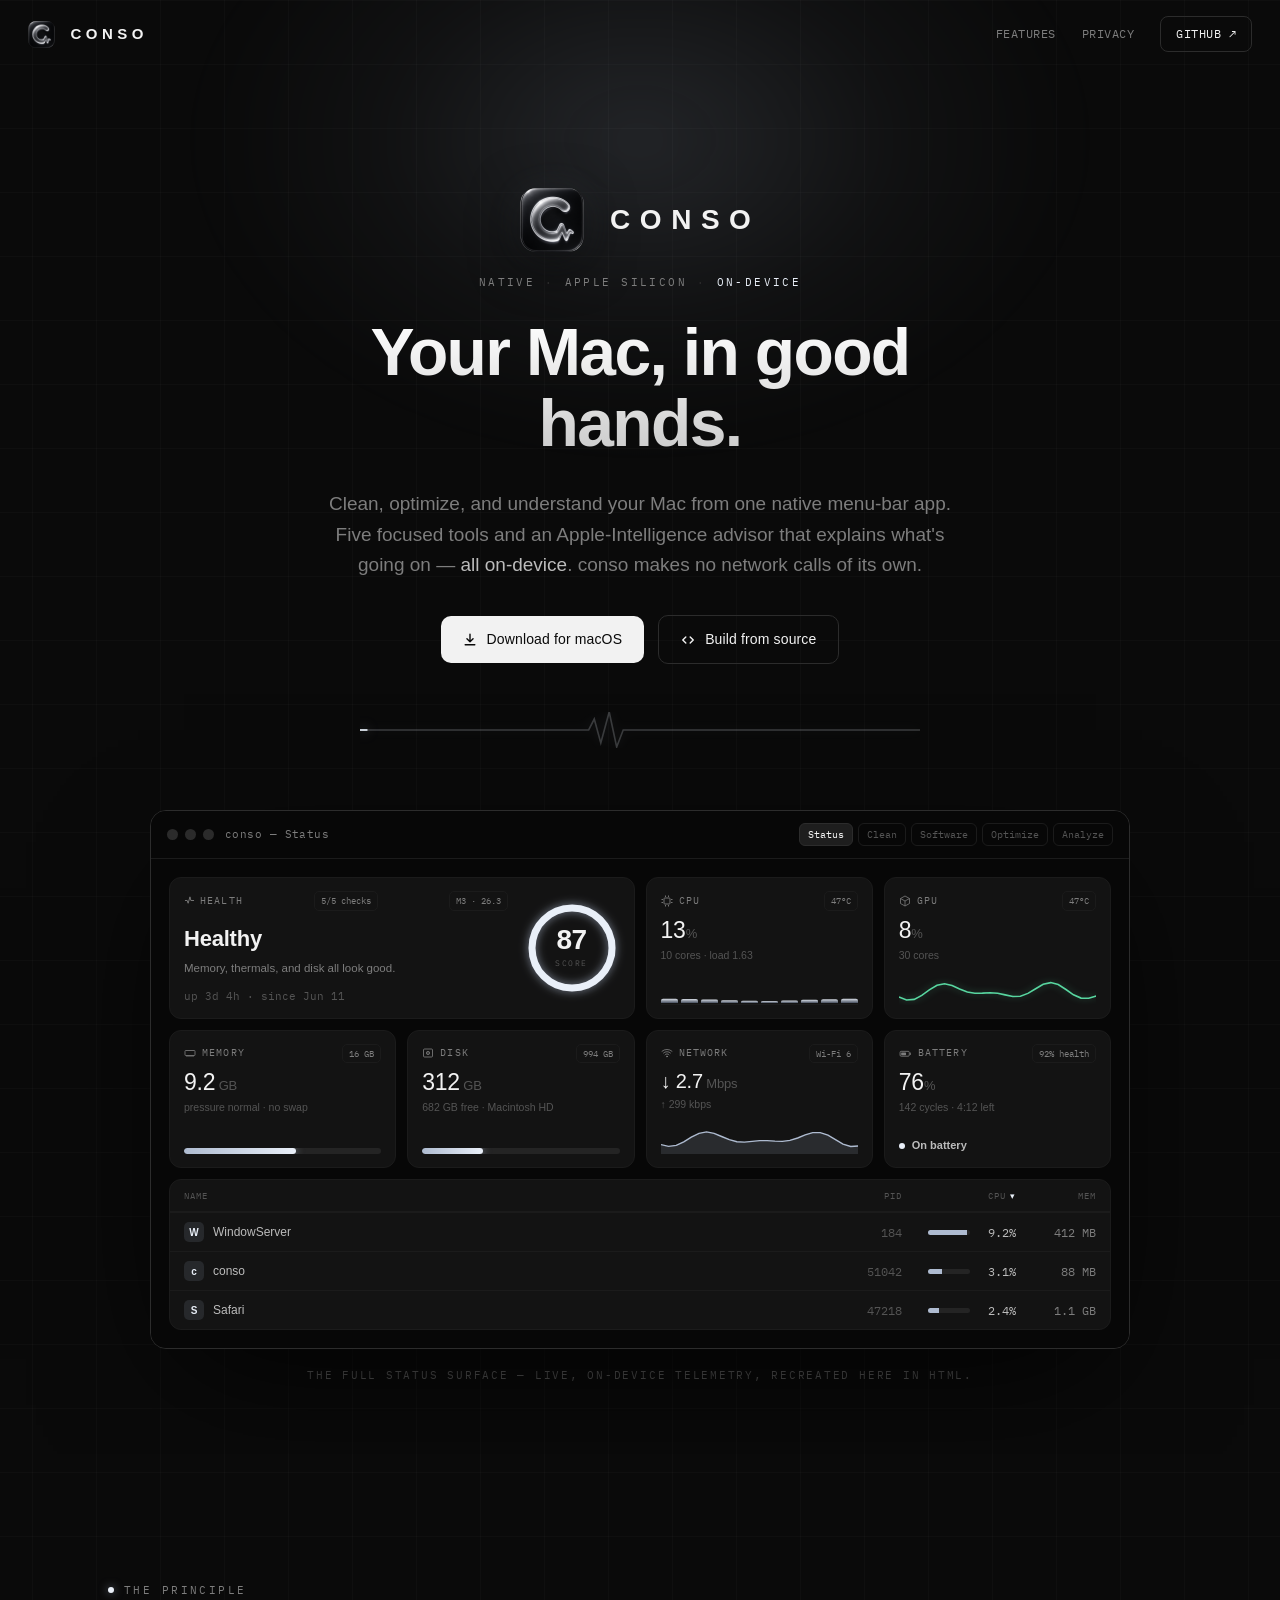
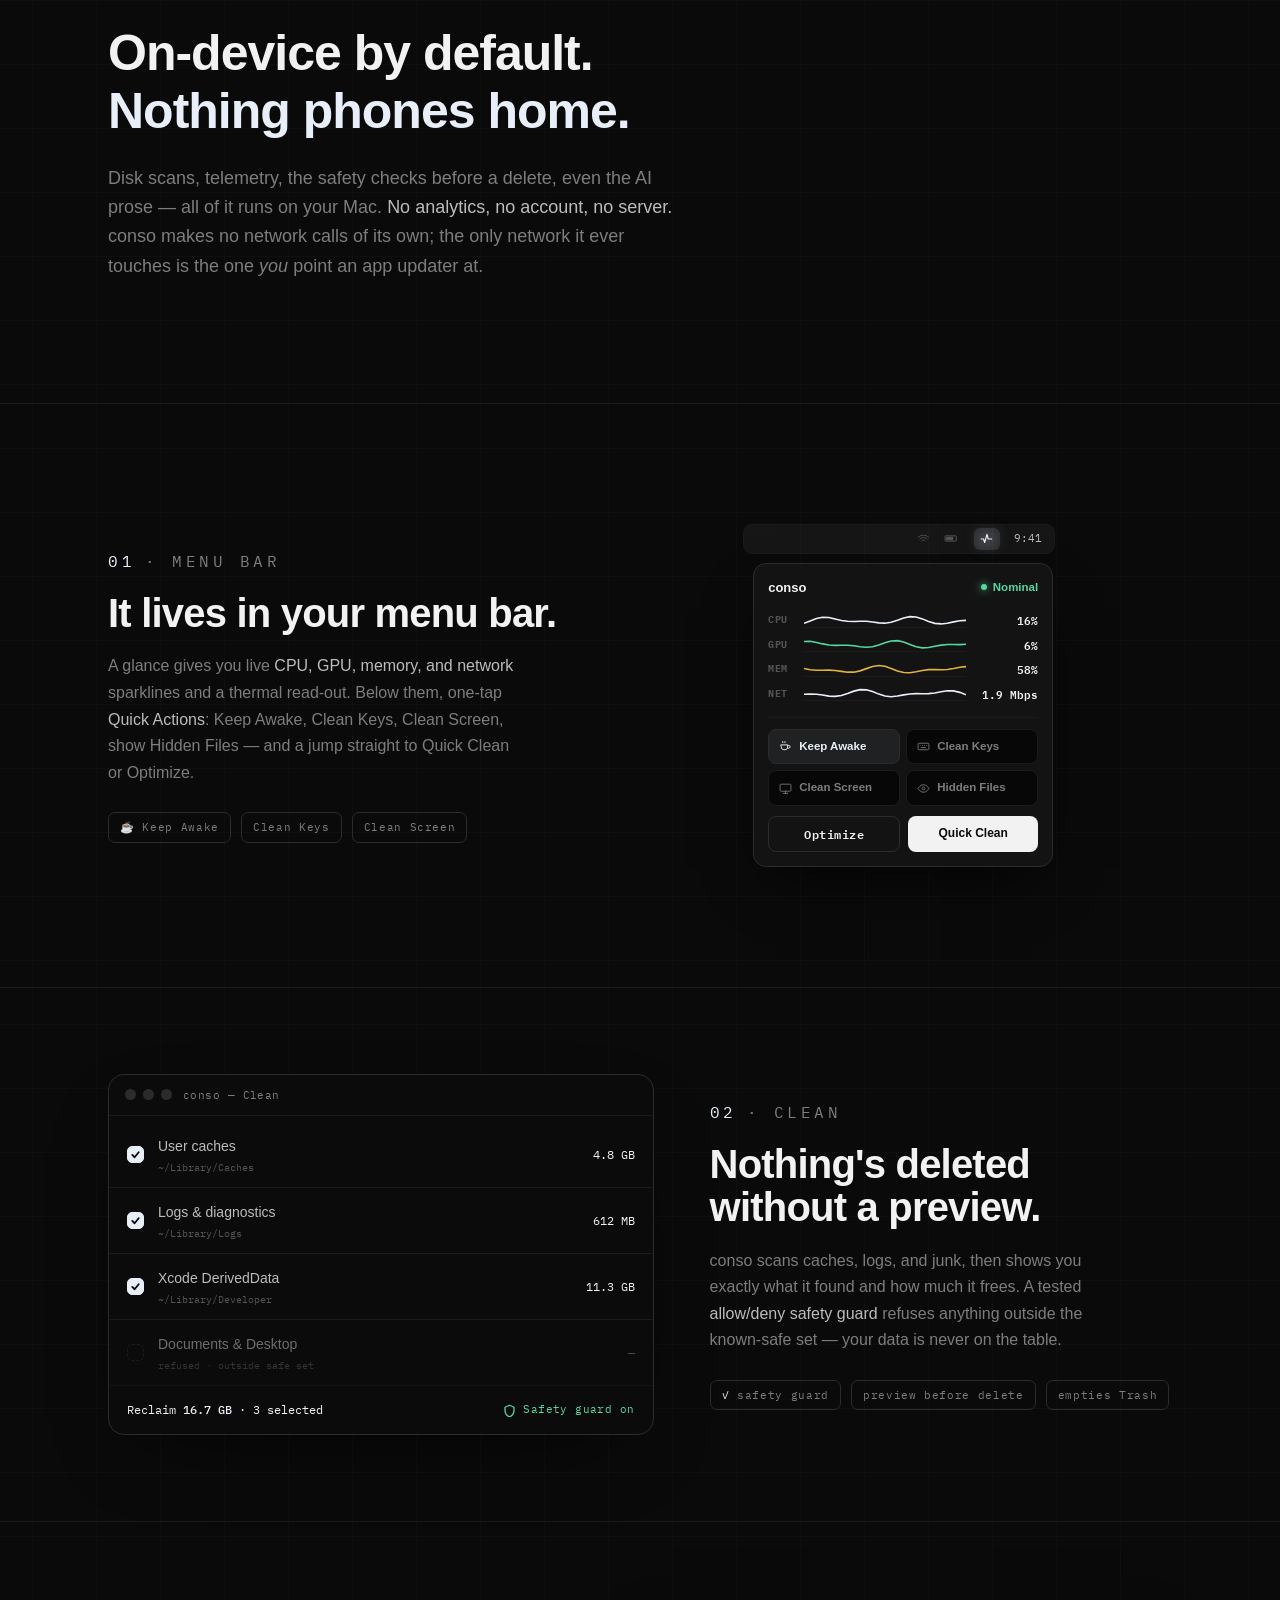
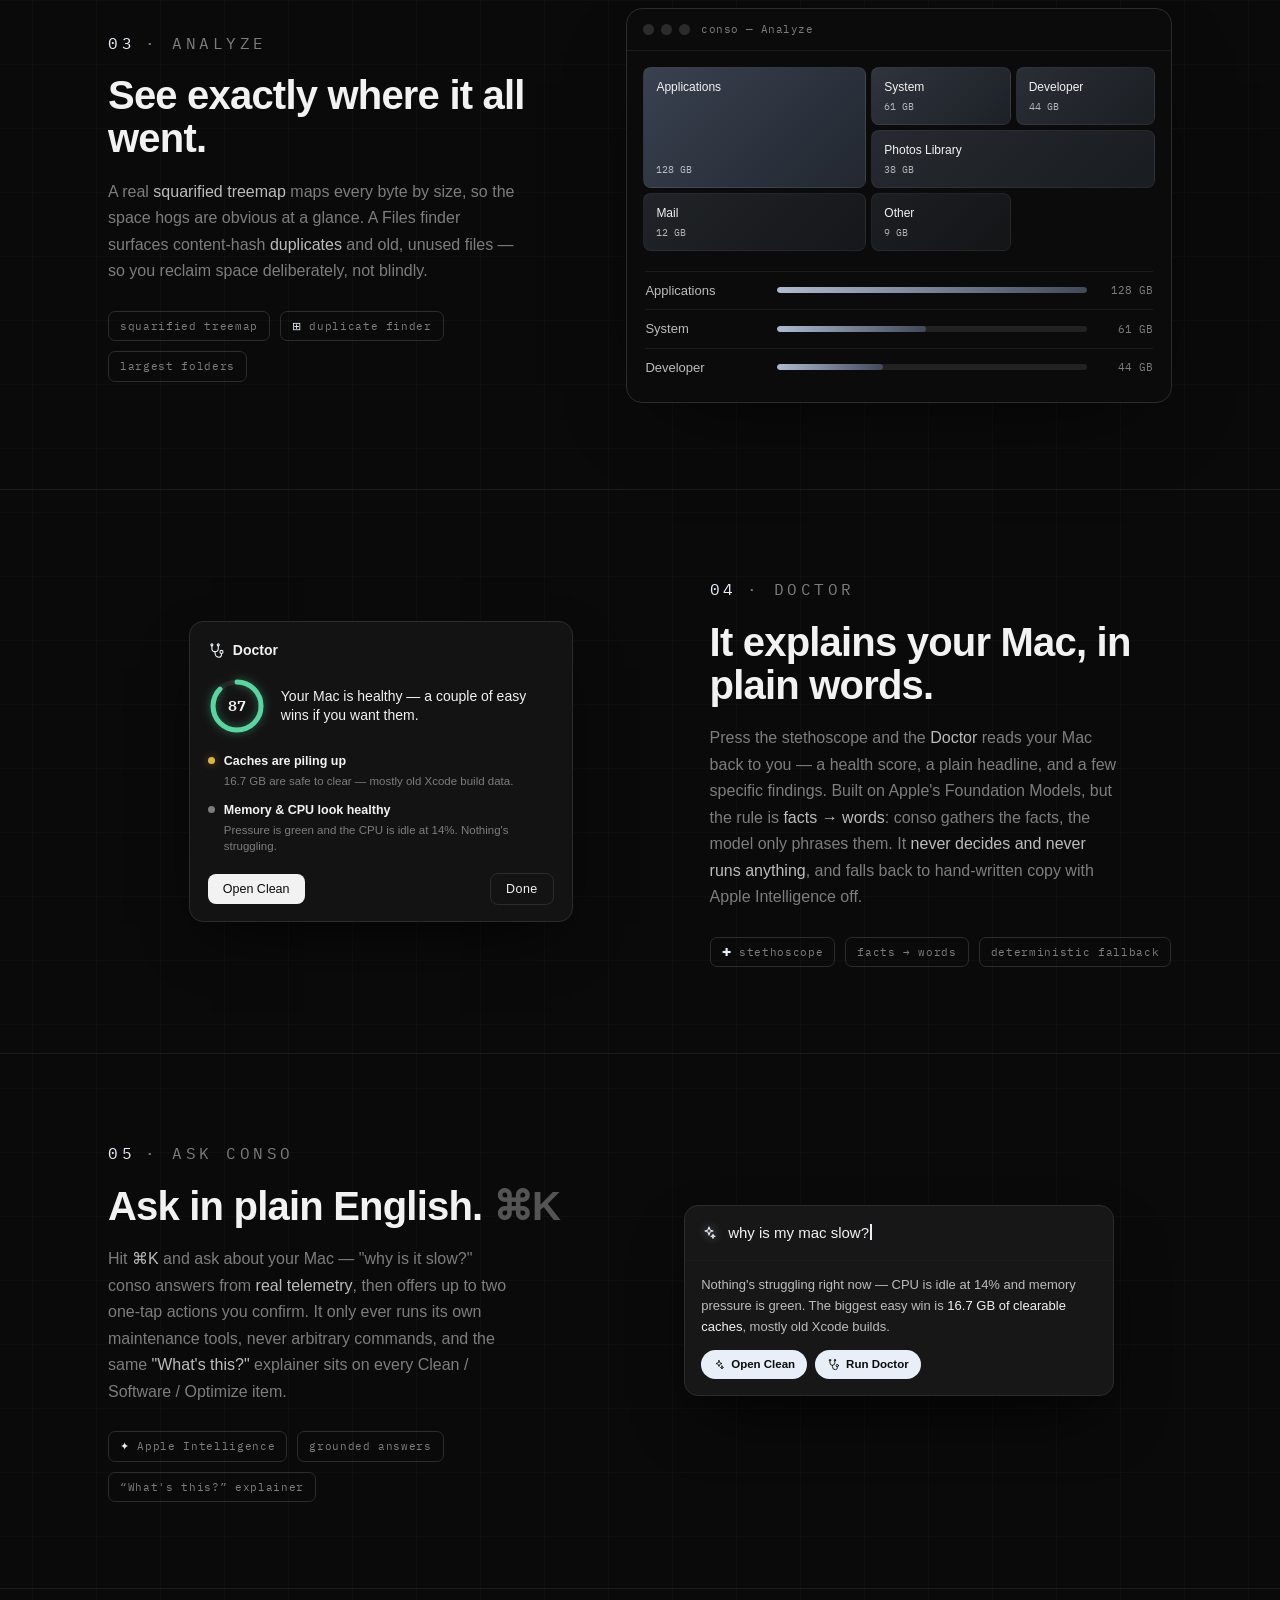
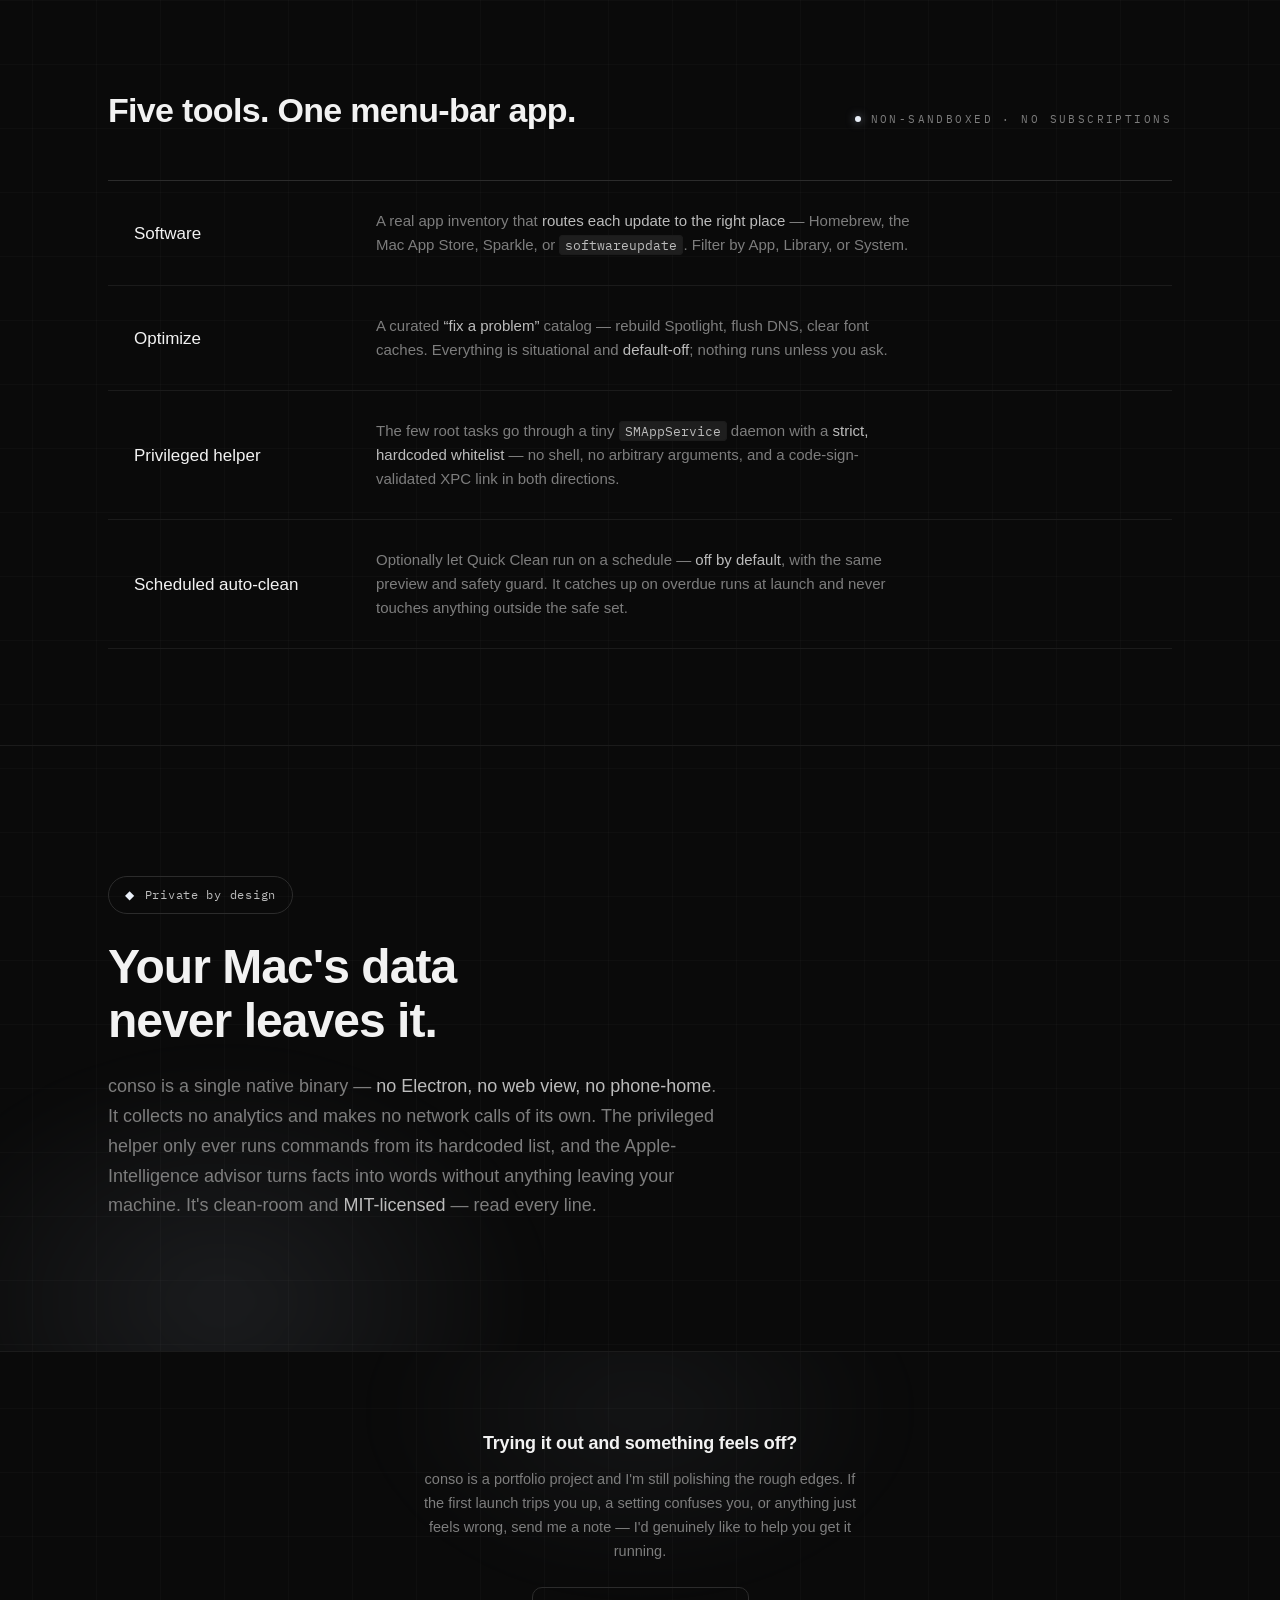
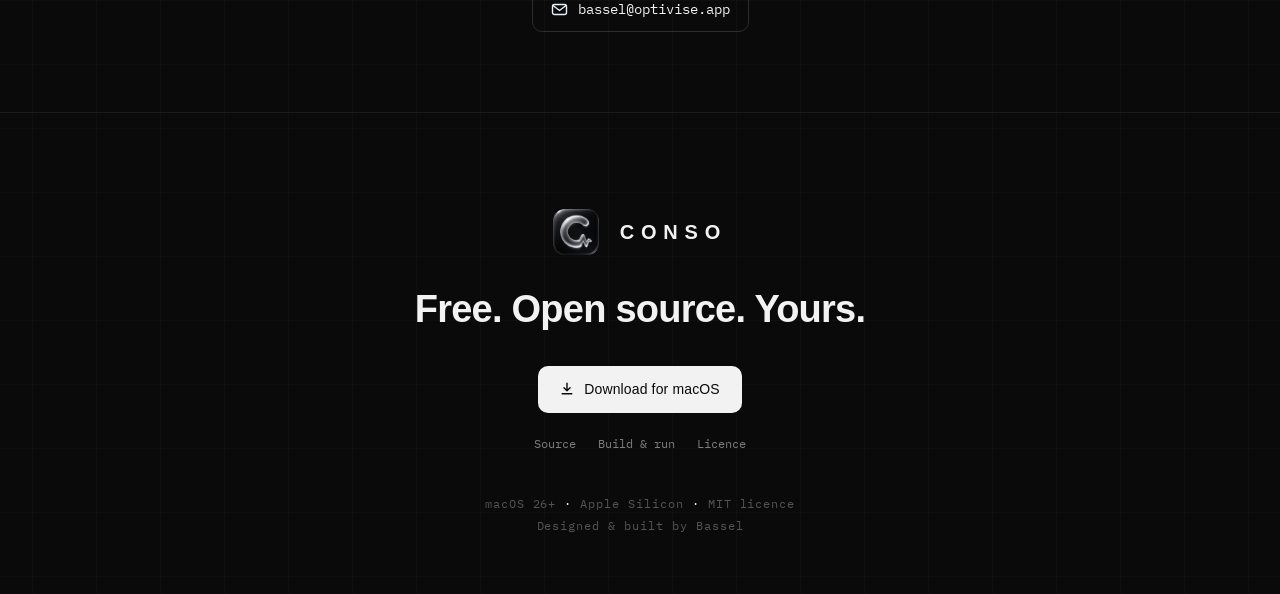
<file: index.html>
<!DOCTYPE html>
<html lang="en-GB">
<head>
<meta charset="UTF-8" />
<meta name="viewport" content="width=device-width, initial-scale=1.0" />
<title>conso, a native macOS maintenance app</title>
<meta name="description" content="Clean, optimize, and analyze your Mac from one native menu-bar app. Five tools plus an on-device Apple Intelligence advisor. Everything runs on-device; conso makes no network calls of its own." />
<meta property="og:title" content="conso, a native macOS maintenance app" />
<meta property="og:description" content="Status, Clean, Software, Optimize, Analyze — one native Mac app, with an on-device advisor that explains your Mac instead of nagging it. Nothing leaves your machine." />
<meta property="og:image" content="assets/logo.png" />
<meta property="og:type" content="website" />
<link rel="icon" href="assets/logo.png" />
<link rel="preconnect" href="https://fonts.googleapis.com" />
<link rel="preconnect" href="https://fonts.gstatic.com" crossorigin />
<link href="https://fonts.googleapis.com/css2?family=IBM+Plex+Mono:wght@400;500;600&display=swap" rel="stylesheet" />
<style>
  :root {
    --bg:        #0a0a0a;
    --bg-deep:   #070707;
    --card:      #131313;
    --card-2:    #171717;
    --hover:     #1e1e1e;
    --line:      #2c2c2c;
    --line-soft: #1b1b1b;
    --fg:        #f2f2f2;
    --fg-dim:    #bcbcbc;
    --muted:     #7d7d7d;
    --muted-2:   #545454;
    /* chrome accent — the icon's cool-white glow, never a hot colour */
    --chrome:    #e9eff8;
    --chrome-d:  #aebbd0;
    --glow:      rgba(206,221,247,0.55);
    --good:      #58d6a0;
    --warm:      #e0b341;
    --sans: -apple-system, BlinkMacSystemFont, "SF Pro Display", "SF Pro Text", "Helvetica Neue", Helvetica, Arial, sans-serif;
    --mono: "IBM Plex Mono", ui-monospace, "SF Mono", Menlo, monospace;
    --maxw: 1120px;
  }

  * { box-sizing: border-box; margin: 0; padding: 0; }
  html { scroll-behavior: smooth; -webkit-font-smoothing: antialiased; text-rendering: optimizeLegibility; }
  body {
    background: var(--bg);
    color: var(--fg);
    font-family: var(--sans);
    line-height: 1.5;
    overflow-x: hidden;
    background-image:
      linear-gradient(to right, rgba(255,255,255,0.020) 1px, transparent 1px),
      linear-gradient(to bottom, rgba(255,255,255,0.020) 1px, transparent 1px);
    background-size: 64px 64px;
    background-position: center top;
  }
  ::selection { background: rgba(206,221,247,0.20); color: #fff; }
  a { color: inherit; text-decoration: none; }

  .wrap { width: 100%; max-width: var(--maxw); margin: 0 auto; padding: 0 28px; }

  /* ── mono labels ─────────────────────────────────────────── */
  .kicker {
    font-family: var(--mono); font-size: 11px; letter-spacing: 0.22em; text-transform: uppercase;
    color: var(--muted); display: inline-flex; align-items: center; gap: 10px;
  }
  .kicker .idx { color: var(--chrome); }
  .dot { width: 6px; height: 6px; border-radius: 50%; background: var(--chrome); display: inline-block; box-shadow: 0 0 10px var(--glow); flex: none; }

  /* ── nav ─────────────────────────────────────────────────── */
  nav {
    position: fixed; top: 0; left: 0; right: 0; z-index: 100;
    display: flex; align-items: center; justify-content: space-between;
    padding: 16px 28px; border-bottom: 1px solid transparent;
    transition: background .35s ease, border-color .35s ease, backdrop-filter .35s ease;
  }
  nav.scrolled {
    background: rgba(10,10,10,0.72);
    backdrop-filter: saturate(140%) blur(14px); -webkit-backdrop-filter: saturate(140%) blur(14px);
    border-bottom: 1px solid var(--line-soft);
  }
  .brand { display: flex; align-items: center; gap: 11px; }
  .brand img { width: 27px; height: 27px; border-radius: 8px; }
  .brand .word { font-size: 15px; font-weight: 600; letter-spacing: 0.3em; padding-left: 0.3em; }
  .nav-right { display: flex; align-items: center; gap: 26px; }
  .nav-link { font-family: var(--mono); font-size: 12px; letter-spacing: 0.04em; color: var(--muted); transition: color .2s; }
  .nav-link:hover { color: var(--fg); }
  .ghost {
    font-family: var(--mono); font-size: 12px; letter-spacing: 0.04em;
    border: 1px solid var(--line); color: var(--fg); padding: 8px 15px; border-radius: 8px;
    transition: border-color .2s, background .2s;
  }
  .ghost:hover { border-color: var(--muted); background: var(--hover); }

  /* ── hero ────────────────────────────────────────────────── */
  header { position: relative; padding: 188px 0 70px; text-align: center; overflow: hidden; }
  header::before {
    content: ""; position: absolute; top: -180px; left: 50%; transform: translateX(-50%);
    width: 920px; height: 640px;
    background: radial-gradient(ellipse at center, rgba(206,221,247,0.13), rgba(206,221,247,0.035) 40%, transparent 70%);
    filter: blur(22px); pointer-events: none; z-index: 0;
  }
  header .wrap { position: relative; z-index: 1; }

  .hero-mark { display: flex; justify-content: center; align-items: center; gap: 17px; margin-bottom: 22px; }
  .hero-mark img { width: 64px; height: 64px; border-radius: 15px; box-shadow: 0 10px 48px rgba(0,0,0,0.7), 0 0 36px rgba(206,221,247,0.10); }
  .hero-mark .word { font-size: 28px; font-weight: 600; letter-spacing: 0.34em; padding-left: 0.34em; }

  h1 {
    font-size: clamp(34px, 5.6vw, 66px); font-weight: 600; line-height: 1.08; letter-spacing: -0.025em;
    max-width: 17ch; margin: 0 auto 22px; padding-bottom: 0.12em;
    background: linear-gradient(180deg, #fff 0%, #c6c6c6 100%);
    -webkit-background-clip: text; background-clip: text; -webkit-text-fill-color: transparent;
  }
  .sub { font-size: clamp(15px, 1.7vw, 19px); color: var(--muted); line-height: 1.62; max-width: 60ch; margin: 0 auto 34px; }
  .sub b { color: var(--fg-dim); font-weight: 500; }

  .cta-row { display: flex; gap: 14px; justify-content: center; flex-wrap: wrap; align-items: center; }
  .btn {
    display: inline-flex; align-items: center; gap: 10px;
    font-size: 14px; font-weight: 500; letter-spacing: 0.01em;
    padding: 13px 22px; border-radius: 10px; transition: transform .18s ease, background .2s, border-color .2s, box-shadow .2s;
  }
  .btn-primary { background: var(--fg); color: #0a0a0a; }
  .btn-primary:hover { transform: translateY(-2px); box-shadow: 0 10px 30px rgba(0,0,0,0.5); }
  .btn-ghost { border: 1px solid var(--line); color: var(--fg); }
  .btn-ghost:hover { border-color: var(--muted); background: var(--hover); transform: translateY(-2px); }

  /* ── first-launch download modal ─────────────────────────── */
  .dlmodal { position: fixed; inset: 0; z-index: 300; display: none; align-items: center; justify-content: center;
    padding: 24px; background: rgba(5,5,5,0.74); backdrop-filter: blur(9px) saturate(120%); -webkit-backdrop-filter: blur(9px) saturate(120%); }
  .dlmodal.open { display: flex; animation: dlfade .2s ease; }
  .dlmodal-card { position: relative; width: 100%; max-width: 470px; background: var(--card); border: 1px solid var(--line);
    border-radius: 16px; padding: 30px 30px 26px; box-shadow: 0 30px 90px rgba(0,0,0,0.66); animation: dlrise .28s cubic-bezier(.2,.7,.2,1); }
  .dlmodal-x { position: absolute; top: 15px; right: 15px; width: 28px; height: 28px; display: grid; place-items: center;
    border: 1px solid var(--line); background: transparent; color: var(--muted); border-radius: 8px; cursor: pointer; transition: color .2s, border-color .2s, background .2s; }
  .dlmodal-x:hover { color: var(--fg); border-color: var(--muted); background: var(--hover); }
  .dlmodal h3 { font-size: 20px; font-weight: 600; letter-spacing: -0.01em; margin: 9px 0 8px; }
  .dlmodal-lead { font-size: 13px; color: var(--fg-dim); line-height: 1.62; margin-bottom: 19px; }
  .dlmodal-steps { list-style: none; display: flex; flex-direction: column; gap: 13px; margin-bottom: 17px; }
  .dlmodal-steps li { display: flex; gap: 12px; align-items: flex-start; font-size: 13px; color: var(--fg-dim); line-height: 1.55; }
  .dlmodal-steps b { color: var(--fg); font-weight: 600; }
  .dlmodal-steps .n { flex: none; width: 22px; height: 22px; margin-top: 1px; display: grid; place-items: center;
    border: 1px solid var(--line); border-radius: 50%; color: var(--chrome); font-family: var(--mono); font-size: 11px; }
  .dlmodal-note { font-size: 12px; color: var(--muted); background: var(--bg-deep); border: 1px solid var(--line-soft);
    border-radius: 10px; padding: 11px 13px; line-height: 1.6; margin-bottom: 16px; }
  .dlmodal-note code { display: block; margin-top: 5px; font-family: var(--mono); font-size: 11.5px; color: var(--chrome-d); word-break: break-all; }
  .dlmodal-foot { font-size: 12px; color: var(--muted); margin-bottom: 19px; }
  .dlmodal-acts { display: flex; gap: 14px; align-items: center; flex-wrap: wrap; }
  .dlmodal-acts .btn { padding: 11px 20px; }
  .dlmodal-retry { font-size: 12px; color: var(--muted); text-decoration: underline; text-underline-offset: 2px; }
  .dlmodal-retry:hover { color: var(--fg-dim); }
  @keyframes dlfade { from { opacity: 0 } to { opacity: 1 } }
  @keyframes dlrise { from { opacity: 0; transform: translateY(14px) scale(.985) } to { opacity: 1; transform: none } }
  @media (prefers-reduced-motion: reduce) { .dlmodal.open, .dlmodal-card { animation: none; } }

  /* signature: the EKG pulse line */
  .pulseline { display: block; margin: 48px auto 0; width: min(560px, 84vw); height: 36px; opacity: .92; }
  .pulseline path { stroke: var(--chrome); stroke-width: 1.7; fill: none; filter: drop-shadow(0 0 6px var(--glow)); }
  .pulseline .ghost { opacity: 0.22; }
  .pulseline .beat { stroke-dasharray: 8 1400; stroke-dashoffset: 0; animation: trace 4.8s linear infinite; }
  @keyframes trace { to { stroke-dashoffset: -1408; } }

  /* ── framed stage / window chrome ────────────────────────── */
  .stagewrap { margin-top: 62px; }
  .stage {
    position: relative; max-width: 980px; margin: 0 auto;
    border: 1px solid var(--line); border-radius: 16px; overflow: hidden;
    background: #0b0b0b; box-shadow: 0 44px 130px -34px rgba(0,0,0,0.9);
  }
  .stage-cap {
    font-family: var(--mono); font-size: 11px; letter-spacing: 0.16em; text-transform: uppercase;
    color: var(--muted-2); text-align: center; margin-top: 18px;
  }
  .win { background: var(--bg-deep); text-align: left; }
  .titlebar { display:flex; align-items:center; gap:11px; padding:12px 16px; border-bottom:1px solid var(--line-soft); }
  .traffic { display:flex; gap:7px; }
  .traffic span { width:11px; height:11px; border-radius:50%; background:#2b2b2b; }
  .titlebar .tt { font-family:var(--mono); font-size:11px; letter-spacing:.04em; color:var(--muted); }
  .titlebar .pill { margin-left:auto; display:flex; gap:5px; }
  .titlebar .pill span { font-family:var(--mono); font-size:10px; color:var(--muted-2); border:1px solid var(--line-soft); border-radius:6px; padding:3px 8px; }
  .titlebar .pill span.on { color:var(--fg); border-color:var(--line); background:var(--hover); }

  /* ── status — recreated from StatusView (hero + 6 cards + process table) ── */
  .status-body { padding:18px; }
  .sgrid { display:grid; grid-template-columns: repeat(4, 1fr); gap:11px; }
  .scard { border:1px solid var(--line-soft); border-radius:12px; background:var(--card); padding:13px 14px; display:flex; flex-direction:column; }
  .sct { display:flex; align-items:center; gap:6px; margin-bottom:8px; }
  .sct .k { font-family:var(--mono); font-size:9.5px; letter-spacing:.12em; color:var(--muted); text-transform:uppercase; }
  .sct .ico { color:var(--muted); flex:none; }
  .badge { margin-left:auto; font-family:var(--mono); font-size:9px; color:var(--muted); border:1px solid var(--line-soft); border-radius:5px; padding:2px 6px; }
  .badge.warm { color:var(--warm); border-color:rgba(224,179,65,.3); }
  .sval { font-size:23px; font-weight:500; letter-spacing:-0.01em; line-height:1; color:var(--fg); }
  .sval small { font-size:13px; color:var(--muted-2); font-weight:400; }
  .ssub { font-size:10.5px; color:var(--muted-2); margin-top:6px; }
  .schart { margin-top:auto; padding-top:11px; }

  /* health hero card (spans 2) */
  .s-hero { grid-column: span 2; display:flex; flex-direction:row; align-items:center; gap:16px; }
  .s-hero .hleft { flex:1; min-width:0; }
  .s-hero .hbadges { display:flex; align-items:center; gap:6px; }
  .s-hero .hbadges .k { font-family:var(--mono); font-size:9.5px; letter-spacing:.12em; color:var(--muted); text-transform:uppercase; display:flex; align-items:center; gap:5px; }
  .s-hero .hgrade { font-size:22px; font-weight:600; letter-spacing:-0.01em; margin-top:11px; }
  .s-hero .hsum { font-size:11.5px; color:var(--muted); margin-top:5px; line-height:1.4; }
  .s-hero .hup { font-family:var(--mono); font-size:10.5px; color:var(--muted-2); margin-top:13px; }
  .hring { position:relative; width:96px; height:96px; flex:none; }
  .hring svg { transform:rotate(-90deg); overflow:visible; }
  .hring .trk { stroke:#242424; }
  .hring .vl { stroke:var(--chrome); stroke-linecap:round; filter:drop-shadow(0 0 5px var(--glow)); stroke-dasharray:427; stroke-dashoffset:427; animation:fillring 1.6s cubic-bezier(.2,.7,.2,1) .3s forwards; }
  @keyframes fillring { to { stroke-dashoffset:56; } }
  .hring .ctr { position:absolute; inset:0; display:flex; flex-direction:column; align-items:center; justify-content:center; }
  .hring .ctr .n { font-size:28px; font-weight:600; letter-spacing:-0.02em; line-height:1; }
  .hring .ctr .l { font-family:var(--mono); font-size:8px; letter-spacing:.18em; color:var(--muted-2); margin-top:3px; }

  /* charts shared */
  .bars { display:flex; align-items:flex-end; gap:3px; height:30px; border-bottom:1px solid var(--line-soft); padding-bottom:1px; }
  .bars i { flex:1; min-height:5px; background:linear-gradient(180deg,var(--chrome),#4a5364); border-radius:2px 2px 0 0; opacity:.92; transform-origin:bottom; animation:bar 2.6s ease-in-out infinite; }
  @keyframes bar { 0%,100%{ transform:scaleY(.5);} 50%{ transform:scaleY(1);} }
  .meter { height:6px; border-radius:3px; background:#242424; overflow:hidden; }
  .meter i { display:block; height:100%; border-radius:3px; background:linear-gradient(90deg,var(--chrome-d),var(--chrome)); box-shadow:0 0 8px var(--glow); }
  .meter.warm i { background:linear-gradient(90deg,#9a7a2a,var(--warm)); box-shadow:0 0 8px rgba(224,179,65,.4); }
  .spark { display:block; width:100%; height:30px; }
  .spark polyline { fill:none; stroke-width:1.6; vector-effect:non-scaling-stroke; }
  .area2 { display:block; width:100%; height:30px; }
  .area2 path.fill { stroke:none; }
  .area2 path.ln { fill:none; stroke:var(--chrome-d); stroke-width:1.4; vector-effect:non-scaling-stroke; }
  .bstate { display:flex; align-items:center; gap:7px; font-size:11px; font-weight:600; color:var(--fg-dim); }
  .bstate i { width:6px; height:6px; border-radius:50%; background:var(--chrome); flex:none; }

  /* process table */
  .ptable { margin-top:11px; border:1px solid var(--line-soft); border-radius:12px; background:var(--card); overflow:hidden; }
  .phead, .prow { display:grid; grid-template-columns: 1fr 64px 104px 70px; gap:10px; align-items:center; padding:9px 14px; }
  .phead { font-family:var(--mono); font-size:9px; letter-spacing:.1em; color:var(--muted-2); border-bottom:1px solid var(--line-soft); }
  .phead .r { text-align:right; }
  .phead .cpu { display:flex; align-items:center; justify-content:flex-end; gap:4px; }
  .phead .cpu .cv { color:var(--chrome); }
  .prow { border-top:1px solid var(--line-soft); font-size:12px; }
  .prow:first-of-type { border-top:0; }
  .prow .pn { display:flex; align-items:center; gap:9px; color:var(--fg-dim); min-width:0; }
  .prow .pn .ic { width:20px; height:20px; border-radius:5px; background:rgba(174,187,208,.12); color:var(--chrome); display:flex; align-items:center; justify-content:center; font-size:10px; font-weight:700; flex:none; }
  .prow .pn .nm { overflow:hidden; text-overflow:ellipsis; white-space:nowrap; }
  .prow .pid { font-family:var(--mono); color:var(--muted-2); text-align:right; font-size:11.5px; }
  .prow .pcpu { display:flex; align-items:center; gap:8px; justify-content:flex-end; }
  .prow .pcpu .cb { width:42px; height:5px; border-radius:3px; background:#242424; overflow:hidden; flex:none; }
  .prow .pcpu .cb i { display:block; height:100%; background:var(--chrome-d); }
  .prow .pcpu .cv { font-family:var(--mono); color:var(--fg-dim); min-width:38px; text-align:right; font-size:11.5px; }
  .prow .pmem { font-family:var(--mono); color:var(--muted); text-align:right; font-size:11.5px; }

  /* ── statement bands ─────────────────────────────────────── */
  .band { padding: 122px 0; }
  .statement { font-size: clamp(26px, 4.2vw, 50px); font-weight: 600; line-height: 1.16; letter-spacing: -0.02em; max-width: 20ch; }
  .statement .c { color: var(--chrome); }
  .statement-sub { color: var(--muted); font-size: clamp(15px,1.6vw,18px); max-width: 58ch; margin-top: 24px; line-height: 1.62; }
  .statement-sub b { color: var(--fg-dim); font-weight:500; }

  /* ── showcase sections ───────────────────────────────────── */
  .show { padding: 86px 0; border-top: 1px solid var(--line-soft); }
  .show-grid { display: grid; grid-template-columns: 1fr 1.18fr; gap: 56px; align-items: center; }
  .show.flip .show-grid { grid-template-columns: 1.18fr 1fr; }
  .show.flip .show-copy { order: 2; }
  .show-copy h2 { font-size: clamp(26px, 3.4vw, 40px); font-weight: 600; line-height: 1.08; letter-spacing: -0.02em; margin: 18px 0 18px; }
  .show-copy p { color: var(--muted); font-size: 16px; line-height: 1.66; max-width: 46ch; }
  .show-copy p b { color: var(--fg-dim); font-weight: 500; }
  .meta-row { margin-top: 26px; display: flex; flex-wrap: wrap; gap: 10px; }
  .chip { font-family: var(--mono); font-size: 11px; letter-spacing: 0.06em; color: var(--muted); padding: 6px 11px; border: 1px solid var(--line); border-radius: 7px; }
  .chip .c { color: var(--chrome); }

  /* ── recreated app UI — crisp live HTML, not screenshots ── */
  .mock { position: relative; border: 1px solid var(--line); border-radius: 16px; background: #0b0b0b; box-shadow: 0 30px 90px -45px rgba(0,0,0,0.9); overflow: hidden; }
  /* bare = no surrounding box; the inner panel floats on the section (used by Doctor / Ask / menu-bar) */
  .mock.bare { border: none; background: transparent; box-shadow: none; overflow: visible; }

  /* menu-bar HUD — a floating dropdown from the menu bar */
  .hud-mock { padding:34px 26px; }
  .hud-stack { width:312px; margin:0 auto; }
  .menubar { display:flex; align-items:center; justify-content:flex-end; gap:14px; height:30px; padding:0 12px; background:rgba(255,255,255,0.05); border:1px solid var(--line-soft); border-radius:9px; color:var(--muted-2); }
  .menubar svg { flex:none; }
  .menubar .ecg { display:flex; align-items:center; color:var(--chrome); filter:drop-shadow(0 0 6px var(--glow)); padding:4px 6px; border-radius:6px; background:rgba(174,187,208,.14); }
  .menubar .clock { font-family:var(--mono); font-size:10.5px; color:var(--fg-dim); }
  .hud-drop { display:flex; justify-content:flex-end; padding:9px 2px 0; }
  .hud { width:300px; background:var(--card); border:1px solid var(--line); border-radius:13px; padding:14px; box-shadow:0 24px 60px -22px rgba(0,0,0,.85); }
  .hud .hudtop { display:flex; align-items:center; justify-content:space-between; margin-bottom:11px; }
  .hud .hudtop .nm { font-size:13px; font-weight:600; }
  .hud .hudtop .st { display:flex; align-items:center; gap:6px; font-size:11.5px; font-weight:600; color:var(--good); }
  .hud .hudtop .st i { width:6px; height:6px; border-radius:50%; background:var(--good); box-shadow:0 0 8px var(--good); }
  .hud .srow { display:flex; align-items:center; gap:10px; padding:4px 0; }
  .hud .srow .sk { font-family:var(--mono); font-size:9.5px; font-weight:700; letter-spacing:.04em; color:var(--muted-2); width:26px; }
  .hud .srow .sl { flex:1; height:15px; border-bottom:1px solid var(--line-soft); }
  .hud .srow .sv { font-family:var(--mono); font-size:11px; font-weight:600; color:var(--fg); width:62px; text-align:right; }
  .hud .huddiv { height:1px; background:var(--line-soft); margin:11px 0; }
  .hud .qgrid { display:grid; grid-template-columns:1fr 1fr; gap:6px; }
  .hud .qa { display:flex; align-items:center; gap:7px; padding:8px 10px; border-radius:8px; border:1px solid var(--line-soft); background:var(--bg-deep); font-size:11.5px; font-weight:600; color:var(--muted); }
  .hud .qa svg { color:var(--muted); flex:none; }
  .hud .qa.on { color:var(--chrome); border-color:var(--line); background:rgba(174,187,208,.08); }
  .hud .qa.on svg { color:var(--chrome); }
  .hud .hudbtns { display:flex; gap:8px; margin-top:10px; }
  .hud .hb { flex:1; text-align:center; font-size:12px; font-weight:600; padding:8px; border-radius:8px; }
  .hud .hb.ghost { border:1px solid var(--line); color:var(--fg); }
  .hud .hb.solid { background:var(--fg); color:#0a0a0a; }

  /* clean — category list with safety guard */
  .clean-body { padding: 6px 0 0; }
  .crow { display:flex; align-items:center; gap:14px; padding:12px 18px; border-bottom:1px solid var(--line-soft); }
  .crow .cbx { width:17px; height:17px; border-radius:5px; border:1px solid var(--line); flex:none; display:flex; align-items:center; justify-content:center; }
  .crow.on .cbx { background:var(--chrome); border-color:var(--chrome); }
  .crow.on .cbx svg { stroke:#0a0a0a; }
  .crow .cname { font-size:14px; color:var(--fg-dim); }
  .crow .cpath { font-family:var(--mono); font-size:10px; color:var(--muted-2); margin-top:2px; }
  .crow .csz { margin-left:auto; font-family:var(--mono); font-size:12px; color:var(--fg); }
  .crow.locked { opacity:.55; }
  .crow.locked .csz { color:var(--muted); }
  .clean-foot { display:flex; align-items:center; justify-content:space-between; gap:12px; padding:15px 18px; }
  .clean-foot .tot { font-family:var(--mono); font-size:12px; color:var(--fg); }
  .clean-foot .tot b { color:var(--chrome); font-weight:500; }
  .clean-foot .safe { font-family:var(--mono); font-size:10.5px; letter-spacing:.04em; color:var(--good); display:flex; align-items:center; gap:7px; }
  .clean-foot .safe svg { stroke:var(--good); flex:none; }

  /* analyze — squarified treemap */
  .tm { display:grid; grid-template-columns: 1.6fr 1fr 1fr; grid-template-rows: repeat(3, 58px); gap:5px; padding:16px; }
  .tile { border-radius:8px; padding:10px 12px; display:flex; flex-direction:column; justify-content:space-between; border:1px solid rgba(255,255,255,0.05); overflow:hidden; }
  .tile .tn { font-size:12px; font-weight:500; color:var(--fg); }
  .tile .tv { font-family:var(--mono); font-size:10px; color:rgba(255,255,255,0.66); }
  .t1 { grid-row: span 2; background:linear-gradient(135deg,#39414f,#222730); }
  .t2 { background:linear-gradient(135deg,#2f343d,#1d2127); }
  .t3 { background:linear-gradient(135deg,#2a2e35,#1b1e23); }
  .t4 { grid-column: span 2; background:linear-gradient(135deg,#262a30,#191c20); }
  .t5 { background:linear-gradient(135deg,#202327,#15171a); }
  .t6 { background:linear-gradient(135deg,#1c1f22,#131517); }
  .folders { padding: 4px 18px 16px; }
  .frow { display:flex; align-items:center; gap:12px; padding:9px 0; border-top:1px solid var(--line-soft); }
  .frow .fn { font-size:13px; color:var(--fg-dim); min-width:120px; }
  .frow .fbar { flex:1; height:6px; border-radius:3px; background:#222; overflow:hidden; }
  .frow .fbar i { display:block; height:100%; background:linear-gradient(90deg,var(--chrome-d),#41495a); border-radius:3px; }
  .frow .fv { font-family:var(--mono); font-size:11px; color:var(--muted); min-width:54px; text-align:right; }

  /* doctor — recreated from DoctorView (stethoscope · ring + headline · findings · actions) */
  .doc-mock { display:flex; align-items:center; justify-content:center; padding:30px; min-height:300px; }
  .doctor { width:100%; max-width:384px; background:var(--card); border:1px solid var(--line); border-radius:14px; padding:18px 18px 16px; box-shadow:0 24px 60px -22px rgba(0,0,0,.85); }
  .doctor .dhead { display:flex; align-items:center; gap:8px; margin-bottom:16px; }
  .doctor .dhead svg { color:var(--chrome); flex:none; }
  .doctor .dhead span { font-size:14px; font-weight:600; color:var(--fg); }
  .dtop { display:flex; align-items:center; gap:15px; margin-bottom:17px; }
  .dring { position:relative; width:58px; height:58px; flex:none; }
  .dring svg { transform:rotate(-90deg); overflow:visible; }
  .dring .trk { stroke:#242424; }
  .dring .vl { stroke:var(--good); stroke-linecap:round; stroke-dasharray:151; stroke-dashoffset:20; filter:drop-shadow(0 0 4px rgba(88,214,160,.45)); }
  .dring .n { position:absolute; inset:0; display:flex; align-items:center; justify-content:center; font-family:var(--mono); font-size:15px; font-weight:600; color:var(--fg); }
  .dheadline { font-size:14px; font-weight:500; line-height:1.42; color:var(--fg); }
  .dfindings { display:flex; flex-direction:column; gap:11px; margin-bottom:18px; }
  .dfind { display:flex; align-items:flex-start; gap:9px; }
  .dfind i { width:7px; height:7px; border-radius:50%; flex:none; margin-top:5px; }
  .dfind i.info { background:var(--muted); }
  .dfind i.warn { background:var(--warm); box-shadow:0 0 8px rgba(224,179,65,.45); }
  .dfind .ft { font-size:12.5px; font-weight:600; color:var(--fg); }
  .dfind .fd { font-size:11.5px; color:var(--muted); line-height:1.46; margin-top:2px; }
  .dbtns { display:flex; align-items:center; gap:10px; }
  .dbtn { font-family:inherit; font-size:12.5px; font-weight:500; padding:8px 15px; border-radius:8px; background:transparent; border:none; -webkit-appearance:none; appearance:none; cursor:default; }
  .dbtn.primary { background:var(--fg); color:#0a0a0a; }
  .dbtn.ghost { background:transparent; border:1px solid var(--line); color:var(--fg); margin-left:auto; }

  /* ask conso — recreated from CommandBarView (⌘K spotlight + grounded answer) */
  .ask-mock { display:flex; align-items:flex-start; justify-content:center; padding:34px 24px 40px; min-height:300px; }
  .ask { width:100%; max-width:430px; background:var(--card-2); border:1px solid var(--line); border-radius:14px; box-shadow:0 30px 70px -24px rgba(0,0,0,.9); overflow:hidden; }
  .ask .afield { display:flex; align-items:center; gap:11px; padding:0 16px; height:54px; }
  .ask .afield svg { color:var(--chrome); flex:none; filter:drop-shadow(0 0 5px var(--glow)); }
  .ask .afield .q { font-size:15px; color:var(--fg); }
  .ask .afield .cur { display:inline-block; width:2px; height:1.05em; background:var(--chrome); margin-left:1px; vertical-align:-2px; animation:blink 1.1s step-end infinite; }
  .ask .adiv { height:1px; background:var(--line-soft); }
  .ask .abody { padding:14px 16px 16px; }
  .ask .ans { font-size:13px; color:var(--fg-dim); line-height:1.58; }
  .ask .acts { display:flex; flex-wrap:wrap; gap:8px; margin-top:13px; }
  .ask .cap { display:inline-flex; align-items:center; gap:6px; font-size:11.5px; font-weight:600; color:#0a0a0a; background:var(--chrome); border-radius:999px; padding:6px 12px; }
  .ask .cap svg { flex:none; stroke:#0a0a0a; }
  @keyframes blink { 0%,100%{opacity:1} 50%{opacity:0} }

  /* ── hairline feature list ───────────────────────────────── */
  .more { padding: 96px 0; border-top: 1px solid var(--line-soft); }
  .more-head { display: flex; align-items: baseline; justify-content: space-between; gap: 24px; margin-bottom: 44px; flex-wrap: wrap; }
  .more-head h2 { font-size: clamp(24px,3vw,34px); font-weight: 600; letter-spacing: -0.02em; }
  .rows { border-top: 1px solid var(--line); }
  .row { display: grid; grid-template-columns: 220px 1fr; gap: 40px; padding: 28px 8px; border-bottom: 1px solid var(--line-soft); transition: background .25s ease, padding-left .25s ease; }
  .row:hover { background: var(--hover); padding-left: 16px; }
  .row .r-name { display: flex; align-items: center; gap: 12px; font-size: 17px; font-weight: 500; }
  .row .r-name .dot { opacity: 0; transition: opacity .25s; }
  .row:hover .r-name .dot { opacity: 1; }
  .row .r-desc { color: var(--muted); font-size: 15px; line-height: 1.6; max-width: 64ch; }
  .row .r-desc b { color: var(--fg-dim); font-weight: 500; }
  .row .r-desc code { font-family: var(--mono); font-size: 12.5px; color: var(--fg-dim); background: var(--hover); border:1px solid var(--line-soft); border-radius:4px; padding:1px 5px; }

  /* ── privacy band ────────────────────────────────────────── */
  .privacy { position: relative; padding: 130px 0; border-top: 1px solid var(--line-soft); overflow: hidden; }
  .privacy::before { content:""; position:absolute; left:-10%; bottom:-220px; width:700px; height:540px; background: radial-gradient(ellipse at center, rgba(206,221,247,0.085), transparent 66%); filter: blur(22px); pointer-events:none; }
  .privacy .wrap { position: relative; z-index: 1; }
  .privacy .flag { font-family: var(--mono); font-size: 12px; letter-spacing: 0.06em; color: var(--fg-dim); display: inline-flex; align-items: center; gap: 10px; margin-bottom: 26px; border: 1px solid var(--line); border-radius: 999px; padding: 9px 16px; }
  .privacy .flag .d { color: var(--chrome); }
  .privacy h2 { font-size: clamp(28px,4vw,48px); font-weight: 600; line-height: 1.12; letter-spacing: -0.02em; max-width: 18ch; }
  .privacy p { color: var(--muted); font-size: clamp(15px,1.6vw,18px); line-height: 1.66; max-width: 62ch; margin-top: 24px; }
  .privacy p b { color: var(--fg-dim); font-weight: 500; }

  /* ── contact note ────────────────────────────────────────── */
  .contact { position: relative; padding: 80px 0; border-top: 1px solid var(--line-soft); text-align: center; overflow: hidden; }
  .contact::before { content:""; position:absolute; top:-140px; left:50%; transform:translateX(-50%); width:600px; height:400px; background: radial-gradient(ellipse at center, rgba(206,221,247,0.05), transparent 66%); filter: blur(22px); pointer-events:none; }
  .contact .wrap { position: relative; z-index: 1; }
  .contact h2 { font-size: 18px; font-weight: 600; letter-spacing: -0.01em; line-height: 1.3; margin-bottom: 12px; color: var(--fg); }
  .contact p { color: var(--muted); font-size: 14.5px; line-height: 1.65; max-width: 54ch; margin: 0 auto 24px; }
  .email-btn { display: inline-flex; align-items: center; gap: 10px; font-family: var(--mono); font-size: 13.5px; color: var(--fg); border: 1px solid var(--line); border-radius: 10px; padding: 11px 18px; transition: border-color .2s, background .2s, transform .18s; }
  .email-btn svg { color: var(--chrome); flex: none; }
  .email-btn:hover { border-color: var(--muted); background: var(--hover); transform: translateY(-2px); }

  /* ── footer ──────────────────────────────────────────────── */
  footer { border-top: 1px solid var(--line-soft); padding: 96px 0 56px; text-align: center; position: relative; }
  .foot-mark { display:inline-flex; align-items:center; gap:14px; margin-bottom: 26px; }
  .foot-mark img { width: 46px; height: 46px; border-radius: 11px; }
  .foot-mark .word { font-size: 20px; font-weight: 600; letter-spacing: 0.34em; padding-left: 0.34em; }
  footer h2 { font-size: clamp(24px,3.4vw,38px); font-weight: 600; letter-spacing: -0.02em; margin-bottom: 28px; }
  .foot-meta { font-family: var(--mono); font-size: 12px; letter-spacing: 0.08em; color: var(--muted-2); margin-top: 40px; line-height: 1.9; }
  .foot-meta .c { color: var(--chrome); }
  .foot-links { display:flex; gap:22px; justify-content:center; margin-top: 22px; font-family: var(--mono); font-size: 12px; }
  .foot-links a { color: var(--muted); transition: color .2s; }
  .foot-links a:hover { color: var(--fg); }

  /* ── reveal / hero load ──────────────────────────────────── */
  .reveal { opacity: 0; transform: translateY(22px); transition: opacity .8s cubic-bezier(.2,.7,.2,1), transform .8s cubic-bezier(.2,.7,.2,1); }
  .reveal.in { opacity: 1; transform: none; }
  .rise { opacity: 0; transform: translateY(16px); animation: rise .9s cubic-bezier(.2,.7,.2,1) forwards; }
  @keyframes rise { to { opacity: 1; transform: none; } }
  .d1{animation-delay:.05s}.d2{animation-delay:.16s}.d3{animation-delay:.27s}.d4{animation-delay:.38s}.d5{animation-delay:.5s}.d6{animation-delay:.66s}

  @media (max-width: 920px) {
    .sgrid { grid-template-columns: repeat(2, 1fr); }
    .s-hero { grid-column: span 2; }
    .phead, .prow { grid-template-columns: 1fr 70px 60px; }
    .phead .pidc, .prow .pid { display:none; }
  }
  @media (max-width: 860px) {
    .show-grid, .show.flip .show-grid { grid-template-columns: 1fr; gap: 30px; }
    .show.flip .show-copy { order: 0; }
    .row { grid-template-columns: 1fr; gap: 8px; }
    .row .r-desc { max-width: none; }
    header { padding-top: 140px; }
    .band { padding: 84px 0; }
  }
  @media (prefers-reduced-motion: reduce) {
    *, .rise, .pulseline .beat, .bars i, .hring .vl { animation: none !important; transition: none !important; }
    .hring .vl { stroke-dashoffset: 56; }
    .reveal { opacity: 1; transform: none; }
    html { scroll-behavior: auto; }
  }
</style>
</head>
<body>

<nav id="nav">
  <a class="brand" href="#top">
    <img src="assets/logo.png" alt="conso logo" />
    <span class="word">CONSO</span>
  </a>
  <div class="nav-right">
    <a class="nav-link" href="#features">FEATURES</a>
    <a class="nav-link" href="#privacy">PRIVACY</a>
    <a class="ghost" href="https://github.com/bcssewl/conso">GITHUB ↗</a>
  </div>
</nav>

<header id="top">
  <div class="wrap">
    <div class="hero-mark rise d1">
      <img src="assets/logo.png" alt="conso" />
      <span class="word">CONSO</span>
    </div>
    <p class="kicker rise d2" style="display:flex; justify-content:center; margin-bottom:26px;">
      <span>NATIVE</span><span style="color:var(--line)">·</span><span>APPLE&nbsp;SILICON</span><span style="color:var(--line)">·</span><span class="idx">ON-DEVICE</span>
    </p>
    <h1 class="rise d3">Your Mac, in good hands.</h1>
    <p class="sub rise d4">
      Clean, optimize, and understand your Mac from one native menu-bar app. Five focused tools and an Apple-Intelligence advisor that explains what's going on —
      <b>all on-device</b>. conso makes no network calls of its own.
    </p>
    <div class="cta-row rise d5">
      <a class="btn btn-primary dl-btn" href="https://github.com/bcssewl/conso/releases/latest/download/conso.dmg"><svg width="14" height="14" viewBox="0 0 16 16" fill="none" stroke="currentColor" stroke-width="1.6" stroke-linecap="round" stroke-linejoin="round" aria-hidden="true"><path d="M8 1.5v8.5M4.5 6.5 8 10l3.5-3.5M2.5 13.5h11"/></svg> Download for macOS</a>
      <a class="btn btn-ghost" href="https://github.com/bcssewl/conso#build--run"><svg width="14" height="14" viewBox="0 0 16 16" fill="none" stroke="currentColor" stroke-width="1.6" stroke-linecap="round" stroke-linejoin="round" aria-hidden="true"><path d="M5.5 4.5 2 8l3.5 3.5M10.5 4.5 14 8l-3.5 3.5"/></svg> Build from source</a>
    </div>

    <svg class="pulseline rise d6" viewBox="0 0 600 36" preserveAspectRatio="none" aria-hidden="true">
      <path class="ghost" d="M0 18 H236 l9 0 l6 -11 l7 24 l9 -31 l8 35 l7 -17 l6 0 H600"></path>
      <path class="beat"  d="M0 18 H236 l9 0 l6 -11 l7 24 l9 -31 l8 35 l7 -17 l6 0 H600"></path>
    </svg>
  </div>

  <div class="wrap stagewrap reveal" id="see">
    <div class="stage">
      <div class="win">
        <div class="titlebar">
          <div class="traffic"><span></span><span></span><span></span></div>
          <span class="tt">conso — Status</span>
          <div class="pill"><span class="on">Status</span><span>Clean</span><span>Software</span><span>Optimize</span><span>Analyze</span></div>
        </div>
        <div class="status-body">
          <div class="sgrid">
            <!-- health hero -->
            <div class="scard s-hero">
              <div class="hleft">
                <div class="hbadges">
                  <span class="k"><svg width="11" height="11" viewBox="0 0 24 24" fill="none" stroke="currentColor" stroke-width="2" stroke-linecap="round" stroke-linejoin="round"><path d="M3 12h4l2 6 4-14 2 8h6"/></svg> Health</span>
                  <span class="badge">5/5 checks</span>
                  <span class="badge">M3 · 26.3</span>
                </div>
                <div class="hgrade">Healthy</div>
                <div class="hsum">Memory, thermals, and disk all look good.</div>
                <div class="hup">up 3d 4h · since Jun 11</div>
              </div>
              <div class="hring">
                <svg width="96" height="96" viewBox="0 0 96 96"><circle class="trk" cx="48" cy="48" r="40" fill="none" stroke-width="7"/><circle class="vl" cx="48" cy="48" r="40" fill="none" stroke-width="7"/></svg>
                <div class="ctr"><span class="n">87</span><span class="l">SCORE</span></div>
              </div>
            </div>
            <!-- cpu -->
            <div class="scard">
              <div class="sct"><svg class="ico" width="12" height="12" viewBox="0 0 24 24" fill="none" stroke="currentColor" stroke-width="1.8"><rect x="6" y="6" width="12" height="12" rx="1.5"/><path d="M9 1v3M15 1v3M9 20v3M15 20v3M1 9h3M1 15h3M20 9h3M20 15h3"/></svg><span class="k">CPU</span><span class="badge">47°C</span></div>
              <div class="sval"><span data-n="cpu">14</span><small>%</small></div>
              <div class="ssub">10 cores · load <span data-n="load">1.84</span></div>
              <div class="schart"><div class="bars"><i style="animation-delay:0s"></i><i style="animation-delay:.2s"></i><i style="animation-delay:.4s"></i><i style="animation-delay:.1s"></i><i style="animation-delay:.5s"></i><i style="animation-delay:.3s"></i><i style="animation-delay:.6s"></i><i style="animation-delay:.15s"></i><i style="animation-delay:.45s"></i><i style="animation-delay:.25s"></i></div></div>
            </div>
            <!-- gpu -->
            <div class="scard">
              <div class="sct"><svg class="ico" width="12" height="12" viewBox="0 0 24 24" fill="none" stroke="currentColor" stroke-width="1.6"><path d="M12 2 3 7v10l9 5 9-5V7z"/><path d="M12 22V12M3 7l9 5 9-5"/></svg><span class="k">GPU</span><span class="badge">47°C</span></div>
              <div class="sval"><span data-n="gpu">8</span><small>%</small></div>
              <div class="ssub">30 cores</div>
              <div class="schart"><svg class="spark" viewBox="0 0 110 30" preserveAspectRatio="none"><polyline style="stroke:var(--good);filter:drop-shadow(0 0 3px rgba(88,214,160,.4))" points="0,24 12,20 24,25 36,15 48,21 60,11 72,18 84,9 96,16 110,13"/></svg></div>
            </div>
            <!-- memory -->
            <div class="scard">
              <div class="sct"><svg class="ico" width="12" height="12" viewBox="0 0 24 24" fill="none" stroke="currentColor" stroke-width="1.7"><rect x="2" y="7" width="20" height="10" rx="1.5"/><path d="M6 17v3M10 17v3M14 17v3M18 17v3"/></svg><span class="k">Memory</span><span class="badge">16 GB</span></div>
              <div class="sval">9.2<small> GB</small></div>
              <div class="ssub">pressure normal · no swap</div>
              <div class="schart"><div class="meter"><i style="width:57%"></i></div></div>
            </div>
            <!-- disk -->
            <div class="scard">
              <div class="sct"><svg class="ico" width="12" height="12" viewBox="0 0 24 24" fill="none" stroke="currentColor" stroke-width="1.7"><rect x="3" y="4" width="18" height="16" rx="2"/><circle cx="12" cy="12" r="3.2"/><circle cx="12" cy="12" r=".6" fill="currentColor"/></svg><span class="k">Disk</span><span class="badge">994 GB</span></div>
              <div class="sval">312<small> GB</small></div>
              <div class="ssub">682 GB free · Macintosh HD</div>
              <div class="schart"><div class="meter"><i style="width:31%"></i></div></div>
            </div>
            <!-- network -->
            <div class="scard">
              <div class="sct"><svg class="ico" width="12" height="12" viewBox="0 0 24 24" fill="none" stroke="currentColor" stroke-width="1.7" stroke-linecap="round"><path d="M2 8.5a15 15 0 0 1 20 0M5 12a10 10 0 0 1 14 0M8 15.5a5 5 0 0 1 8 0"/><circle cx="12" cy="19" r="1" fill="currentColor"/></svg><span class="k">Network</span><span class="badge">Wi-Fi 6</span></div>
              <div class="sval" style="font-size:20px">↓ <span data-n="net">2.4</span><small> Mbps</small></div>
              <div class="ssub">↑ <span data-n="netup">340</span> kbps</div>
              <div class="schart"><svg class="area2" viewBox="0 0 110 30" preserveAspectRatio="none"><path class="fill" fill="rgba(174,187,208,0.14)" d="M0,26 L12,22 24,24 36,16 48,20 60,11 72,17 84,9 96,15 110,12 L110,30 L0,30 Z"/><path class="ln" d="M0,26 L12,22 24,24 36,16 48,20 60,11 72,17 84,9 96,15 110,12"/></svg></div>
            </div>
            <!-- battery -->
            <div class="scard">
              <div class="sct"><svg class="ico" width="13" height="13" viewBox="0 0 24 24" fill="none" stroke="currentColor" stroke-width="1.6"><rect x="2" y="8" width="17" height="9" rx="2"/><path d="M21 11v3" stroke-linecap="round"/><rect x="4" y="10" width="9" height="5" rx="1" fill="currentColor" stroke="none"/></svg><span class="k">Battery</span><span class="badge">92% health</span></div>
              <div class="sval">76<small>%</small></div>
              <div class="ssub">142 cycles · 4:12 left</div>
              <div class="schart"><div class="bstate"><i></i> On battery</div></div>
            </div>
          </div>

          <div class="ptable">
            <div class="phead"><span>NAME</span><span class="r pidc">PID</span><span class="cpu">CPU <span class="cv">▾</span></span><span class="r">MEM</span></div>
            <div class="prow"><div class="pn"><span class="ic">W</span><span class="nm">WindowServer</span></div><span class="pid">184</span><span class="pcpu"><span class="cb"><i style="width:92%"></i></span><span class="cv">9.2%</span></span><span class="pmem">412 MB</span></div>
            <div class="prow"><div class="pn"><span class="ic">c</span><span class="nm">conso</span></div><span class="pid">51042</span><span class="pcpu"><span class="cb"><i style="width:34%"></i></span><span class="cv">3.1%</span></span><span class="pmem">88 MB</span></div>
            <div class="prow"><div class="pn"><span class="ic">S</span><span class="nm">Safari</span></div><span class="pid">47218</span><span class="pcpu"><span class="cb"><i style="width:26%"></i></span><span class="cv">2.4%</span></span><span class="pmem">1.1 GB</span></div>
          </div>
        </div>
      </div>
    </div>
    <p class="stage-cap">The full Status surface — live, on-device telemetry, recreated here in HTML.</p>
  </div>
</header>

<!-- statement -->
<section class="band">
  <div class="wrap reveal">
    <p class="kicker" style="margin-bottom:26px;"><span class="dot"></span> THE PRINCIPLE</p>
    <p class="statement">On-device by default.<br><span class="c">Nothing phones home.</span></p>
    <p class="statement-sub">Disk scans, telemetry, the safety checks before a delete, even the AI prose — all of it runs on your Mac. <b>No analytics, no account, no server.</b> conso makes no network calls of its own; the only network it ever touches is the one <i>you</i> point an app updater at.</p>
  </div>
</section>

<!-- showcases -->
<div id="features">

  <section class="show reveal">
    <div class="wrap show-grid">
      <div class="show-copy">
        <p class="kicker"><span class="idx">01</span> · MENU BAR</p>
        <h2>It lives in your menu bar.</h2>
        <p>A glance gives you live <b>CPU, GPU, memory, and network</b> sparklines and a thermal read-out. Below them, one-tap <b>Quick Actions</b>: Keep Awake, Clean Keys, Clean Screen, show Hidden Files — and a jump straight to Quick Clean or Optimize.</p>
        <div class="meta-row">
          <span class="chip"><span class="c">☕</span> Keep Awake</span>
          <span class="chip">Clean Keys</span>
          <span class="chip">Clean Screen</span>
        </div>
      </div>
      <div class="mock bare hud-mock" role="img" aria-label="conso's menu-bar dropdown: live CPU/GPU/MEM/NET sparklines and Quick Actions including Keep Awake, Clean Keys, Clean Screen and Hidden Files">
        <div class="hud-stack">
          <div class="menubar">
            <svg width="13" height="13" viewBox="0 0 24 18" fill="none" stroke="currentColor" stroke-width="1.6"><path d="M2 7a14 14 0 0 1 20 0M5 10.5a9 9 0 0 1 14 0M8.5 14a4 4 0 0 1 7 0"/></svg>
            <svg width="16" height="11" viewBox="0 0 24 16" fill="none" stroke="currentColor" stroke-width="1.5"><rect x="1.5" y="4" width="17" height="8" rx="1.5"/><rect x="3" y="5.5" width="11" height="5" rx="1" fill="currentColor" stroke="none"/></svg>
            <span class="ecg"><svg width="14" height="14" viewBox="0 0 24 24" fill="none" stroke="currentColor" stroke-width="2" stroke-linecap="round" stroke-linejoin="round"><path d="M2 12h4l2 6 4-14 2 8h6"/></svg></span>
            <span class="clock">9:41</span>
          </div>
          <div class="hud-drop">
            <div class="hud">
              <div class="hudtop"><span class="nm">conso</span><span class="st"><i></i>Nominal</span></div>
              <div class="srow"><span class="sk">CPU</span><svg class="spark sl" viewBox="0 0 100 15" preserveAspectRatio="none"><polyline style="stroke:var(--chrome)" points="0,11 14,8 28,12 42,5 56,9 70,4 84,8 100,6"/></svg><span class="sv"><span data-n="hcpu">14</span>%</span></div>
              <div class="srow"><span class="sk">GPU</span><svg class="spark sl" viewBox="0 0 100 15" preserveAspectRatio="none"><polyline style="stroke:var(--good)" points="0,12 14,11 28,13 42,9 56,11 70,7 84,10 100,8"/></svg><span class="sv"><span data-n="hgpu">8</span>%</span></div>
              <div class="srow"><span class="sk">MEM</span><svg class="spark sl" viewBox="0 0 100 15" preserveAspectRatio="none"><polyline style="stroke:var(--warm)" points="0,7 14,7 28,6 42,7 56,6 70,6 84,7 100,6"/></svg><span class="sv"><span data-n="hmem">57</span>%</span></div>
              <div class="srow"><span class="sk">NET</span><svg class="spark sl" viewBox="0 0 100 15" preserveAspectRatio="none"><polyline style="stroke:var(--chrome)" points="0,13 14,10 28,12 42,6 56,9 70,5 84,8 100,7"/></svg><span class="sv"><span data-n="hnet">2.4</span> Mbps</span></div>
              <div class="huddiv"></div>
              <div class="qgrid">
              <div class="qa on"><svg width="13" height="13" viewBox="0 0 24 24" fill="none" stroke="currentColor" stroke-width="1.7" stroke-linecap="round"><path d="M4 9h12v4a5 5 0 0 1-5 5H9a5 5 0 0 1-5-5z"/><path d="M16 10h2a2.5 2.5 0 0 1 0 5h-2"/><path d="M7 3v2M11 3v2"/></svg> Keep Awake</div>
              <div class="qa"><svg width="13" height="13" viewBox="0 0 24 24" fill="none" stroke="currentColor" stroke-width="1.6"><rect x="2" y="6" width="20" height="12" rx="2"/><path d="M6 10h.01M10 10h.01M14 10h.01M18 10h.01M8 14h8" stroke-linecap="round"/></svg> Clean Keys</div>
              <div class="qa"><svg width="13" height="13" viewBox="0 0 24 24" fill="none" stroke="currentColor" stroke-width="1.6"><rect x="2" y="4" width="20" height="13" rx="2"/><path d="M8 21h8M12 17v4" stroke-linecap="round"/></svg> Clean Screen</div>
              <div class="qa"><svg width="13" height="13" viewBox="0 0 24 24" fill="none" stroke="currentColor" stroke-width="1.6"><path d="M2 12s3.5-7 10-7 10 7 10 7-3.5 7-10 7-10-7-10-7z"/><circle cx="12" cy="12" r="2.6"/></svg> Hidden Files</div>
            </div>
            <div class="hudbtns"><span class="hb ghost">Optimize</span><span class="hb solid">Quick Clean</span></div>
          </div>
        </div>
        </div>
      </div>
    </div>
  </section>

  <section class="show flip reveal">
    <div class="wrap show-grid">
      <div class="show-copy">
        <p class="kicker"><span class="idx">02</span> · CLEAN</p>
        <h2>Nothing's deleted without a preview.</h2>
        <p>conso scans caches, logs, and junk, then shows you exactly what it found and how much it frees. A tested <b>allow/deny safety guard</b> refuses anything outside the known-safe set — your data is never on the table.</p>
        <div class="meta-row">
          <span class="chip"><span class="c">✓</span> safety guard</span>
          <span class="chip">preview before delete</span>
          <span class="chip">empties Trash</span>
        </div>
      </div>
      <div class="mock" role="img" aria-label="conso's Clean view listing safe-to-remove caches with sizes, a protected item, and a safety-guard footer">
        <div class="titlebar">
          <div class="traffic"><span></span><span></span><span></span></div>
          <span class="tt">conso — Clean</span>
        </div>
        <div class="clean-body">
          <div class="crow on"><span class="cbx"><svg width="11" height="11" viewBox="0 0 12 12" fill="none" stroke-width="2" stroke-linecap="round" stroke-linejoin="round"><path d="M2.5 6.5 5 9l4.5-5.5"/></svg></span><span><span class="cname">User caches</span><div class="cpath">~/Library/Caches</div></span><span class="csz">4.8 GB</span></div>
          <div class="crow on"><span class="cbx"><svg width="11" height="11" viewBox="0 0 12 12" fill="none" stroke-width="2" stroke-linecap="round" stroke-linejoin="round"><path d="M2.5 6.5 5 9l4.5-5.5"/></svg></span><span><span class="cname">Logs &amp; diagnostics</span><div class="cpath">~/Library/Logs</div></span><span class="csz">612 MB</span></div>
          <div class="crow on"><span class="cbx"><svg width="11" height="11" viewBox="0 0 12 12" fill="none" stroke-width="2" stroke-linecap="round" stroke-linejoin="round"><path d="M2.5 6.5 5 9l4.5-5.5"/></svg></span><span><span class="cname">Xcode DerivedData</span><div class="cpath">~/Library/Developer</div></span><span class="csz">11.3 GB</span></div>
          <div class="crow locked"><span class="cbx" style="border-style:dashed"></span><span><span class="cname">Documents &amp; Desktop</span><div class="cpath">refused · outside safe set</div></span><span class="csz">—</span></div>
        </div>
        <div class="clean-foot">
          <span class="tot">Reclaim <b>16.7 GB</b> · 3 selected</span>
          <span class="safe"><svg width="13" height="13" viewBox="0 0 16 16" fill="none" stroke-width="1.6" stroke-linecap="round" stroke-linejoin="round"><path d="M8 1.5 13.5 4v4c0 3.6-2.4 6.4-5.5 8-3.1-1.6-5.5-4.4-5.5-8V4z"/></svg> Safety guard on</span>
        </div>
      </div>
    </div>
  </section>

  <section class="show reveal">
    <div class="wrap show-grid">
      <div class="show-copy">
        <p class="kicker"><span class="idx">03</span> · ANALYZE</p>
        <h2>See exactly where it all went.</h2>
        <p>A real <b>squarified treemap</b> maps every byte by size, so the space hogs are obvious at a glance. A Files finder surfaces content-hash <b>duplicates</b> and old, unused files — so you reclaim space deliberately, not blindly.</p>
        <div class="meta-row">
          <span class="chip">squarified treemap</span>
          <span class="chip"><span class="c">⊞</span> duplicate finder</span>
          <span class="chip">largest folders</span>
        </div>
      </div>
      <div class="mock" role="img" aria-label="conso's Analyze view: a squarified disk treemap with the biggest folders listed below">
        <div class="titlebar">
          <div class="traffic"><span></span><span></span><span></span></div>
          <span class="tt">conso — Analyze</span>
        </div>
        <div class="tm">
          <div class="tile t1"><span class="tn">Applications</span><span class="tv">128 GB</span></div>
          <div class="tile t2"><span class="tn">System</span><span class="tv">61 GB</span></div>
          <div class="tile t3"><span class="tn">Developer</span><span class="tv">44 GB</span></div>
          <div class="tile t4"><span class="tn">Photos Library</span><span class="tv">38 GB</span></div>
          <div class="tile t5"><span class="tn">Mail</span><span class="tv">12 GB</span></div>
          <div class="tile t6"><span class="tn">Other</span><span class="tv">9 GB</span></div>
        </div>
        <div class="folders">
          <div class="frow"><span class="fn">Applications</span><span class="fbar"><i style="width:100%"></i></span><span class="fv">128 GB</span></div>
          <div class="frow"><span class="fn">System</span><span class="fbar"><i style="width:48%"></i></span><span class="fv">61 GB</span></div>
          <div class="frow"><span class="fn">Developer</span><span class="fbar"><i style="width:34%"></i></span><span class="fv">44 GB</span></div>
        </div>
      </div>
    </div>
  </section>

  <section class="show flip reveal">
    <div class="wrap show-grid">
      <div class="show-copy">
        <p class="kicker"><span class="idx">04</span> · DOCTOR</p>
        <h2>It explains your Mac, in plain words.</h2>
        <p>Press the stethoscope and the <b>Doctor</b> reads your Mac back to you — a health score, a plain headline, and a few specific findings. Built on Apple's Foundation Models, but the rule is <b>facts → words</b>: conso gathers the facts, the model only phrases them. It <b>never decides and never runs anything</b>, and falls back to hand-written copy with Apple Intelligence off.</p>
        <div class="meta-row">
          <span class="chip"><span class="c">✚</span> stethoscope</span>
          <span class="chip">facts → words</span>
          <span class="chip">deterministic fallback</span>
        </div>
      </div>
      <div class="mock bare doc-mock" role="img" aria-label="conso's Doctor: a stethoscope health summary with a score ring, a plain-language headline, findings, and an Open Clean action">
        <div class="doctor">
          <div class="dhead">
            <svg width="17" height="17" viewBox="0 0 24 24" fill="none" stroke="currentColor" stroke-width="1.6" stroke-linecap="round" stroke-linejoin="round" aria-hidden="true"><circle cx="5.5" cy="4" r="1.4"/><circle cx="14.5" cy="4" r="1.4"/><path d="M5.5 5.4v3.6a4.5 4.5 0 0 0 9 0V5.4"/><path d="M10 13.5v2.5a5.5 5.5 0 0 0 5.5 5.5 3.5 3.5 0 0 0 3.5-3.5v-2"/><circle cx="19" cy="14" r="2.2"/></svg>
            <span>Doctor</span>
          </div>
          <div class="dtop">
            <div class="dring">
              <svg width="58" height="58" viewBox="0 0 58 58"><circle class="trk" cx="29" cy="29" r="24" fill="none" stroke-width="5"/><circle class="vl" cx="29" cy="29" r="24" fill="none" stroke-width="5"/></svg>
              <span class="n">87</span>
            </div>
            <div class="dheadline">Your Mac is healthy — a couple of easy wins if you want them.</div>
          </div>
          <div class="dfindings">
            <div class="dfind"><i class="warn"></i><div><div class="ft">Caches are piling up</div><div class="fd">16.7 GB are safe to clear — mostly old Xcode build data.</div></div></div>
            <div class="dfind"><i class="info"></i><div><div class="ft">Memory &amp; CPU look healthy</div><div class="fd">Pressure is green and the CPU is idle at 14%. Nothing's struggling.</div></div></div>
          </div>
          <div class="dbtns">
            <button class="dbtn primary">Open Clean</button>
            <button class="dbtn ghost">Done</button>
          </div>
        </div>
      </div>
    </div>
  </section>

  <section class="show reveal">
    <div class="wrap show-grid">
      <div class="show-copy">
        <p class="kicker"><span class="idx">05</span> · ASK CONSO</p>
        <h2>Ask in plain English. <span style="color:var(--muted-2)">⌘K</span></h2>
        <p>Hit <b>⌘K</b> and ask about your Mac — "why is it slow?" conso answers from <b>real telemetry</b>, then offers up to two one-tap actions you confirm. It only ever runs its own maintenance tools, never arbitrary commands, and the same <b>"What's this?"</b> explainer sits on every Clean / Software / Optimize item.</p>
        <div class="meta-row">
          <span class="chip"><span class="c">✦</span> Apple Intelligence</span>
          <span class="chip">grounded answers</span>
          <span class="chip">“What's this?” explainer</span>
        </div>
      </div>
      <div class="mock bare ask-mock" role="img" aria-label="conso's Ask command bar: a Spotlight-style box answering a question about the Mac with one-tap actions">
        <div class="ask">
          <div class="afield">
            <svg width="16" height="16" viewBox="0 0 24 24" fill="none" stroke="currentColor" stroke-width="1.6" stroke-linecap="round" stroke-linejoin="round" aria-hidden="true"><path d="M12 3l1.6 4.4L18 9l-4.4 1.6L12 15l-1.6-4.4L6 9l4.4-1.6z"/><path d="M18 14l.8 2.2L21 17l-2.2.8L18 20l-.8-2.2L15 17l2.2-.8z"/></svg>
            <span class="q">why is my mac slow?<span class="cur"></span></span>
          </div>
          <div class="adiv"></div>
          <div class="abody">
            <div class="ans">Nothing's struggling right now — CPU is idle at 14% and memory pressure is green. The biggest easy win is <b style="color:var(--fg);font-weight:500">16.7 GB of clearable caches</b>, mostly old Xcode builds.</div>
            <div class="acts">
              <span class="cap"><svg width="12" height="12" viewBox="0 0 24 24" fill="none" stroke-width="1.7" stroke-linecap="round" stroke-linejoin="round"><path d="M12 3l1.6 4.4L18 9l-4.4 1.6L12 15l-1.6-4.4L6 9l4.4-1.6z"/><path d="M18 14l.8 2.2L21 17l-2.2.8L18 20l-.8-2.2L15 17l2.2-.8z"/></svg> Open Clean</span>
              <span class="cap"><svg width="13" height="13" viewBox="0 0 24 24" fill="none" stroke-width="1.7" stroke-linecap="round" stroke-linejoin="round"><circle cx="5.5" cy="4" r="1.4"/><circle cx="14.5" cy="4" r="1.4"/><path d="M5.5 5.4v3.6a4.5 4.5 0 0 0 9 0V5.4"/><path d="M10 13.5v2.5a5.5 5.5 0 0 0 5.5 5.5 3.5 3.5 0 0 0 3.5-3.5v-2"/><circle cx="19" cy="14" r="2.2"/></svg> Run Doctor</span>
            </div>
          </div>
        </div>
      </div>
    </div>
  </section>

</div>

<!-- everything else, as a hairline list (no boxes) -->
<section class="more">
  <div class="wrap reveal">
    <div class="more-head">
      <h2>Five tools. One menu-bar app.</h2>
      <p class="kicker"><span class="dot"></span> NON-SANDBOXED · NO SUBSCRIPTIONS</p>
    </div>
    <div class="rows">
      <div class="row">
        <div class="r-name"><span class="dot"></span> Software</div>
        <div class="r-desc">A real app inventory that <b>routes each update to the right place</b> — Homebrew, the Mac App Store, Sparkle, or <code>softwareupdate</code>. Filter by App, Library, or System.</div>
      </div>
      <div class="row">
        <div class="r-name"><span class="dot"></span> Optimize</div>
        <div class="r-desc">A curated <b>“fix a problem”</b> catalog — rebuild Spotlight, flush DNS, clear font caches. Everything is situational and <b>default-off</b>; nothing runs unless you ask.</div>
      </div>
      <div class="row">
        <div class="r-name"><span class="dot"></span> Privileged helper</div>
        <div class="r-desc">The few root tasks go through a tiny <code>SMAppService</code> daemon with a <b>strict, hardcoded whitelist</b> — no shell, no arbitrary arguments, and a code-sign-validated XPC link in both directions.</div>
      </div>
      <div class="row">
        <div class="r-name"><span class="dot"></span> Scheduled auto-clean</div>
        <div class="r-desc">Optionally let Quick Clean run on a schedule — <b>off by default</b>, with the same preview and safety guard. It catches up on overdue runs at launch and never touches anything outside the safe set.</div>
      </div>
    </div>
  </div>
</section>

<!-- privacy -->
<section class="privacy" id="privacy">
  <div class="wrap reveal">
    <span class="flag"><span class="d">◆</span> Private by design</span>
    <h2>Your Mac's data never leaves it.</h2>
    <p>conso is a single native binary — <b>no Electron, no web view, no phone-home</b>. It collects no analytics and makes no network calls of its own. The privileged helper only ever runs commands from its hardcoded list, and the Apple-Intelligence advisor turns facts into words without anything leaving your machine. It's clean-room and <b>MIT-licensed</b> — read every line.</p>
  </div>
</section>

<!-- contact / help -->
<section class="contact">
  <div class="wrap reveal">
    <h2>Trying it out and something feels off?</h2>
    <p>conso is a portfolio project and I'm still polishing the rough edges. If the first launch trips you up, a setting confuses you, or anything just feels wrong, send me a note — I'd genuinely like to help you get it running.</p>
    <a class="email-btn" href="mailto:bassel@optivise.app?subject=Help%20with%20conso"><svg width="17" height="17" viewBox="0 0 17 17" fill="none" stroke="currentColor" stroke-width="1.4" stroke-linecap="round" stroke-linejoin="round" aria-hidden="true"><rect x="1.5" y="3.5" width="14" height="10" rx="2"/><path d="M2 4.5l6.5 5L15 4.5"/></svg> bassel@optivise.app</a>
  </div>
</section>

<!-- footer -->
<footer>
  <div class="wrap reveal">
    <div class="foot-mark">
      <img src="assets/logo.png" alt="conso" />
      <span class="word">CONSO</span>
    </div>
    <h2>Free. Open source. Yours.</h2>
    <div class="cta-row">
      <a class="btn btn-primary dl-btn" href="https://github.com/bcssewl/conso/releases/latest/download/conso.dmg"><svg width="14" height="14" viewBox="0 0 16 16" fill="none" stroke="currentColor" stroke-width="1.6" stroke-linecap="round" stroke-linejoin="round" aria-hidden="true"><path d="M8 1.5v8.5M4.5 6.5 8 10l3.5-3.5M2.5 13.5h11"/></svg> Download for macOS</a>
    </div>
    <div class="foot-links">
      <a href="https://github.com/bcssewl/conso">Source</a>
      <a href="https://github.com/bcssewl/conso#build--run">Build &amp; run</a>
      <a href="https://github.com/bcssewl/conso/blob/main/LICENSE">Licence</a>
    </div>
    <p class="foot-meta">
      macOS&nbsp;26+ <span class="c">·</span> Apple&nbsp;Silicon <span class="c">·</span> MIT&nbsp;licence<br>
      Designed &amp; built by Bassel
    </p>
  </div>
</footer>

<!-- First-launch help: shown when a Download button is clicked (the download still starts). -->
<div class="dlmodal" id="dlmodal" aria-hidden="true" role="dialog" aria-modal="true" aria-labelledby="dlmodal-title">
  <div class="dlmodal-card">
    <button class="dlmodal-x" id="dlmodal-x" aria-label="Close">
      <svg width="13" height="13" viewBox="0 0 16 16" fill="none" stroke="currentColor" stroke-width="1.7" stroke-linecap="round"><path d="M4 4l8 8M12 4l-8 8"/></svg>
    </button>
    <div class="kicker">YOUR DOWNLOAD IS STARTING</div>
    <h3 id="dlmodal-title">Opening conso the first time</h3>
    <p class="dlmodal-lead">conso is a free, self-signed build — not notarised by Apple — so macOS blocks it on first launch. That's expected. One quick step and you're set:</p>
    <ol class="dlmodal-steps">
      <li><span class="n">1</span><div>Open <b>conso.dmg</b> and drag <b>conso</b> onto the <b>Applications</b> folder.</div></li>
      <li><span class="n">2</span><div>Launch conso. macOS says it <b>“can’t be opened”</b> — click <b>Done</b> (do <i>not</i> move it to Trash).</div></li>
      <li><span class="n">3</span><div>Open <b>System Settings → Privacy &amp; Security</b>, scroll to the bottom, and click <b>Open Anyway</b> next to conso. Confirm with Touch ID or your password.</div></li>
    </ol>
    <div class="dlmodal-note">If macOS instead says conso is “damaged”, clear the download flag in Terminal:<code>xattr -dr com.apple.quarantine /Applications/conso.app</code></div>
    <p class="dlmodal-foot">You only do this once — conso updates itself automatically from then on.</p>
    <div class="dlmodal-acts">
      <button class="btn btn-primary" id="dlmodal-ok">Got it</button>
      <a class="dlmodal-retry" id="dlmodal-retry" href="https://github.com/bcssewl/conso/releases/latest/download/conso.dmg">Download didn’t start? Click here</a>
    </div>
  </div>
</div>

<script>
  // First-launch download modal: open on a Download click (download still proceeds), close on ✕ / Got it / backdrop / Esc.
  (function () {
    const modal = document.getElementById('dlmodal');
    if (!modal) return;
    let lastFocus = null;
    const open = () => {
      lastFocus = document.activeElement;
      modal.classList.add('open');
      modal.setAttribute('aria-hidden', 'false');
      document.body.style.overflow = 'hidden';
      const ok = document.getElementById('dlmodal-ok'); if (ok) ok.focus();
    };
    const close = () => {
      modal.classList.remove('open');
      modal.setAttribute('aria-hidden', 'true');
      document.body.style.overflow = '';
      if (lastFocus && lastFocus.focus) lastFocus.focus();
    };
    // GitHub serves the .dmg as an attachment, so the default <a> click downloads
    // without navigating away — we just also surface the first-launch steps.
    document.querySelectorAll('a.dl-btn').forEach(a => a.addEventListener('click', open));
    document.getElementById('dlmodal-x').addEventListener('click', close);
    document.getElementById('dlmodal-ok').addEventListener('click', close);
    modal.addEventListener('click', e => { if (e.target === modal) close(); });
    document.addEventListener('keydown', e => { if (e.key === 'Escape' && modal.classList.contains('open')) close(); });
  })();
</script>

<script>
  const nav = document.getElementById('nav');
  const onScroll = () => nav.classList.toggle('scrolled', window.scrollY > 24);
  onScroll(); window.addEventListener('scroll', onScroll, { passive: true });

  const reveals = document.querySelectorAll('.reveal');
  function checkReveal() {
    const h = window.innerHeight;
    reveals.forEach(el => {
      if (!el.classList.contains('in') && el.getBoundingClientRect().top < h * 0.92) el.classList.add('in');
    });
  }
  window.addEventListener('scroll', checkReveal, { passive: true });
  window.addEventListener('resize', checkReveal);
  checkReveal();

  // ── live-ish telemetry motion: flowing graphs + drifting numbers ──
  (function () {
    if (window.matchMedia && window.matchMedia('(prefers-reduced-motion: reduce)').matches) return;

    // flowing sparklines (status GPU + the four HUD rows)
    const sparks = Array.from(document.querySelectorAll('.spark polyline')).map((p, i) => {
      const vb = p.ownerSVGElement.viewBox.baseVal;
      return { p, W: vb.width || 100, H: vb.height || 30, seed: i * 1.6, speed: 0.85 + i * 0.13 };
    });
    function drawSpark(s, t) {
      const N = 26, mid = s.H * 0.55, amp = s.H * 0.30;
      let pts = '';
      for (let i = 0; i <= N; i++) {
        const x = s.W * i / N, k = i * 0.5 + s.seed;
        const y = mid - amp * (0.6 * Math.sin(k - t * s.speed) + 0.4 * Math.sin(k * 1.7 - t * s.speed * 1.5));
        pts += x.toFixed(1) + ',' + y.toFixed(1) + ' ';
      }
      s.p.setAttribute('points', pts.trim());
    }

    // flowing area (status Network)
    const areas = Array.from(document.querySelectorAll('.area2')).map((svg) => {
      const vb = svg.viewBox.baseVal;
      return { ln: svg.querySelector('.ln'), fill: svg.querySelector('.fill'), W: vb.width || 110, H: vb.height || 30 };
    });
    function drawArea(a, t) {
      const N = 26, mid = a.H * 0.5, amp = a.H * 0.26;
      let d = '';
      for (let i = 0; i <= N; i++) {
        const x = a.W * i / N, k = i * 0.5;
        const y = mid - amp * (0.6 * Math.sin(k - t * 0.8) + 0.4 * Math.sin(k * 1.6 - t * 1.2));
        d += (i ? 'L' : 'M') + x.toFixed(1) + ',' + y.toFixed(1) + ' ';
      }
      if (a.ln) a.ln.setAttribute('d', d.trim());
      if (a.fill) a.fill.setAttribute('d', d + 'L' + a.W + ',' + a.H + ' L0,' + a.H + ' Z');
    }

    // scrolling CPU histogram bars
    const bars = Array.from(document.querySelectorAll('.bars i'));
    bars.forEach(b => b.style.animation = 'none');
    function drawBars(t) {
      bars.forEach((b, i) => {
        const v = 0.42 + 0.42 * (0.5 + 0.5 * Math.sin(i * 0.7 - t * 2.1));
        b.style.transform = 'scaleY(' + v.toFixed(3) + ')';
      });
    }

    // drifting numbers
    const specs = {
      cpu: { base: 14, range: 5, dec: 0 }, gpu: { base: 8, range: 4, dec: 0 },
      load: { base: 1.84, range: 0.5, dec: 2 }, net: { base: 2.4, range: 1.1, dec: 1 },
      netup: { base: 340, range: 90, dec: 0 },
      hcpu: { base: 14, range: 5, dec: 0 }, hgpu: { base: 8, range: 4, dec: 0 },
      hmem: { base: 57, range: 4, dec: 0 }, hnet: { base: 2.4, range: 1.0, dec: 1 }
    };
    const nums = [];
    Object.keys(specs).forEach(key => {
      const el = document.querySelector('[data-n="' + key + '"]');
      if (el) nums.push({ el, spec: specs[key], cur: specs[key].base, tgt: specs[key].base });
    });
    function retarget() {
      nums.forEach(n => { n.tgt = n.spec.base + (Math.random() * 2 - 1) * n.spec.range; });
    }
    retarget(); setInterval(retarget, 1600);

    const t0 = performance.now();
    (function loop(now) {
      const t = (now - t0) / 1000;
      sparks.forEach(s => drawSpark(s, t));
      areas.forEach(a => drawArea(a, t));
      drawBars(t);
      nums.forEach(n => { n.cur += (n.tgt - n.cur) * 0.07; n.el.textContent = n.cur.toFixed(n.spec.dec); });
      requestAnimationFrame(loop);
    })(performance.now());
  })();
</script>
</body>
</html>
</file>
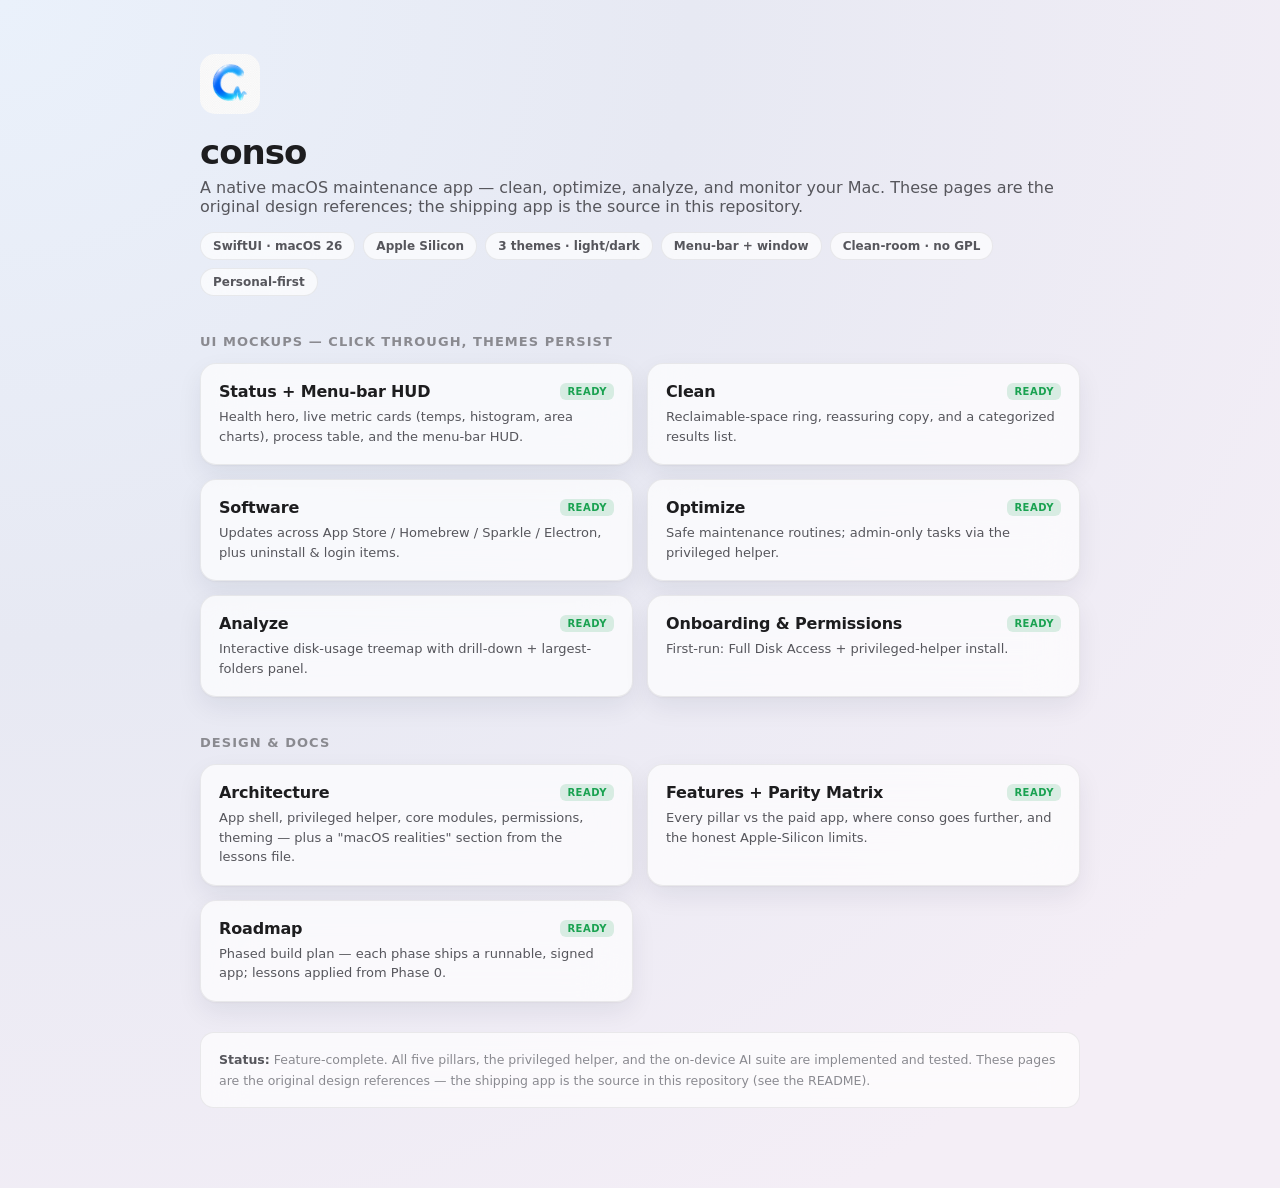
<file: docs/index.html>
<!doctype html>
<html lang="en">
<head>
<meta charset="utf-8" />
<meta name="viewport" content="width=device-width, initial-scale=1" />
<title>conso — native macOS maintenance app</title>
<style>
  :root{
    --bg: radial-gradient(120% 120% at 0% 0%, #eaf1fb 0%, #e7e9f3 45%, #f4eef6 100%);
    --card: rgba(255,255,255,.7); --border: rgba(0,0,0,.07);
    --text:#1d1d1f; --text2:#56565c; --text3:#8a8a90; --accent:#0a84ff;
    --good:#1aa251; --warn:#c98a00; --muted:#8a8a90;
  }
  *{box-sizing:border-box;margin:0;padding:0}
  body{font-family:-apple-system,"SF Pro Text",system-ui,sans-serif;background:var(--bg);color:var(--text);
    -webkit-font-smoothing:antialiased;min-height:100vh;padding:54px 22px 80px;}
  .wrap{max-width:880px;margin:0 auto;}
  .logo{width:60px;height:60px;border-radius:15px;margin-bottom:18px;background:url("assets/mark-native.png") center/contain no-repeat;}
  h1{font-size:34px;letter-spacing:-.03em;}
  .tag{color:var(--text2);font-size:16px;margin-top:6px;}
  .meta{display:flex;gap:8px;flex-wrap:wrap;margin-top:16px;}
  .chip{font-size:12px;font-weight:600;background:var(--card);border:1px solid var(--border);
    border-radius:999px;padding:6px 12px;color:var(--text2);backdrop-filter:blur(20px);}
  h2{font-size:13px;text-transform:uppercase;letter-spacing:.08em;color:var(--text3);margin:38px 0 14px;}
  .grid{display:grid;grid-template-columns:1fr 1fr;gap:14px;}
  a.card{display:block;text-decoration:none;color:inherit;background:var(--card);border:1px solid var(--border);
    border-radius:16px;padding:18px;backdrop-filter:blur(24px);transition:transform .15s ease, box-shadow .15s ease;
    box-shadow:0 1px 2px rgba(0,0,0,.04),0 10px 26px rgba(20,30,60,.07);}
  a.card:hover{transform:translateY(-2px);box-shadow:0 14px 34px rgba(20,30,60,.13);}
  a.card.todo{opacity:.6;pointer-events:none;}
  .card .t{font-size:16px;font-weight:650;letter-spacing:-.01em;display:flex;align-items:center;gap:8px;}
  .card .d{font-size:13px;color:var(--text2);margin-top:6px;line-height:1.5;}
  .badge{font-size:10px;font-weight:700;text-transform:uppercase;letter-spacing:.05em;padding:3px 7px;border-radius:6px;margin-left:auto;}
  .badge.ready{background:rgba(26,162,81,.15);color:var(--good);}
  .badge.next{background:rgba(201,138,0,.16);color:var(--warn);}
  .note{margin-top:30px;font-size:12.5px;color:var(--text3);line-height:1.7;background:var(--card);border:1px solid var(--border);
    border-radius:14px;padding:16px 18px;backdrop-filter:blur(20px);}
  .note b{color:var(--text2);}
</style>
</head>
<body>
  <div class="wrap">
    <div class="logo"></div>
    <h1>conso</h1>
    <p class="tag">A native macOS maintenance app — clean, optimize, analyze, and monitor your Mac. These pages are the original design references; the shipping app is the source in this repository.</p>
    <div class="meta">
      <span class="chip">SwiftUI · macOS 26</span>
      <span class="chip">Apple Silicon</span>
      <span class="chip">3 themes · light/dark</span>
      <span class="chip">Menu-bar + window</span>
      <span class="chip">Clean-room · no GPL</span>
      <span class="chip">Personal-first</span>
    </div>

    <h2>UI Mockups — click through, themes persist</h2>
    <div class="grid">
      <a class="card" href="mockups/main-window.html"><div class="t">Status + Menu-bar HUD <span class="badge ready">Ready</span></div><div class="d">Health hero, live metric cards (temps, histogram, area charts), process table, and the menu-bar HUD.</div></a>
      <a class="card" href="mockups/clean.html"><div class="t">Clean <span class="badge ready">Ready</span></div><div class="d">Reclaimable-space ring, reassuring copy, and a categorized results list.</div></a>
      <a class="card" href="mockups/software.html"><div class="t">Software <span class="badge ready">Ready</span></div><div class="d">Updates across App Store / Homebrew / Sparkle / Electron, plus uninstall & login items.</div></a>
      <a class="card" href="mockups/optimize.html"><div class="t">Optimize <span class="badge ready">Ready</span></div><div class="d">Safe maintenance routines; admin-only tasks via the privileged helper.</div></a>
      <a class="card" href="mockups/analyze.html"><div class="t">Analyze <span class="badge ready">Ready</span></div><div class="d">Interactive disk-usage treemap with drill-down + largest-folders panel.</div></a>
      <a class="card" href="mockups/onboarding.html"><div class="t">Onboarding & Permissions <span class="badge ready">Ready</span></div><div class="d">First-run: Full Disk Access + privileged-helper install.</div></a>
    </div>

    <h2>Design &amp; docs</h2>
    <div class="grid">
      <a class="card" href="architecture.html"><div class="t">Architecture <span class="badge ready">Ready</span></div><div class="d">App shell, privileged helper, core modules, permissions, theming — plus a "macOS realities" section from the lessons file.</div></a>
      <a class="card" href="features.html"><div class="t">Features + Parity Matrix <span class="badge ready">Ready</span></div><div class="d">Every pillar vs the paid app, where conso goes further, and the honest Apple-Silicon limits.</div></a>
      <a class="card" href="roadmap.html"><div class="t">Roadmap <span class="badge ready">Ready</span></div><div class="d">Phased build plan — each phase ships a runnable, signed app; lessons applied from Phase 0.</div></a>
    </div>

    <div class="note">
      <b>Status:</b> Feature-complete. All five pillars, the privileged helper, and the on-device AI suite are implemented and tested. These pages are the original design references — the shipping app is the source in this repository (see the README).
    </div>
  </div>
</body>
</html>
</file>
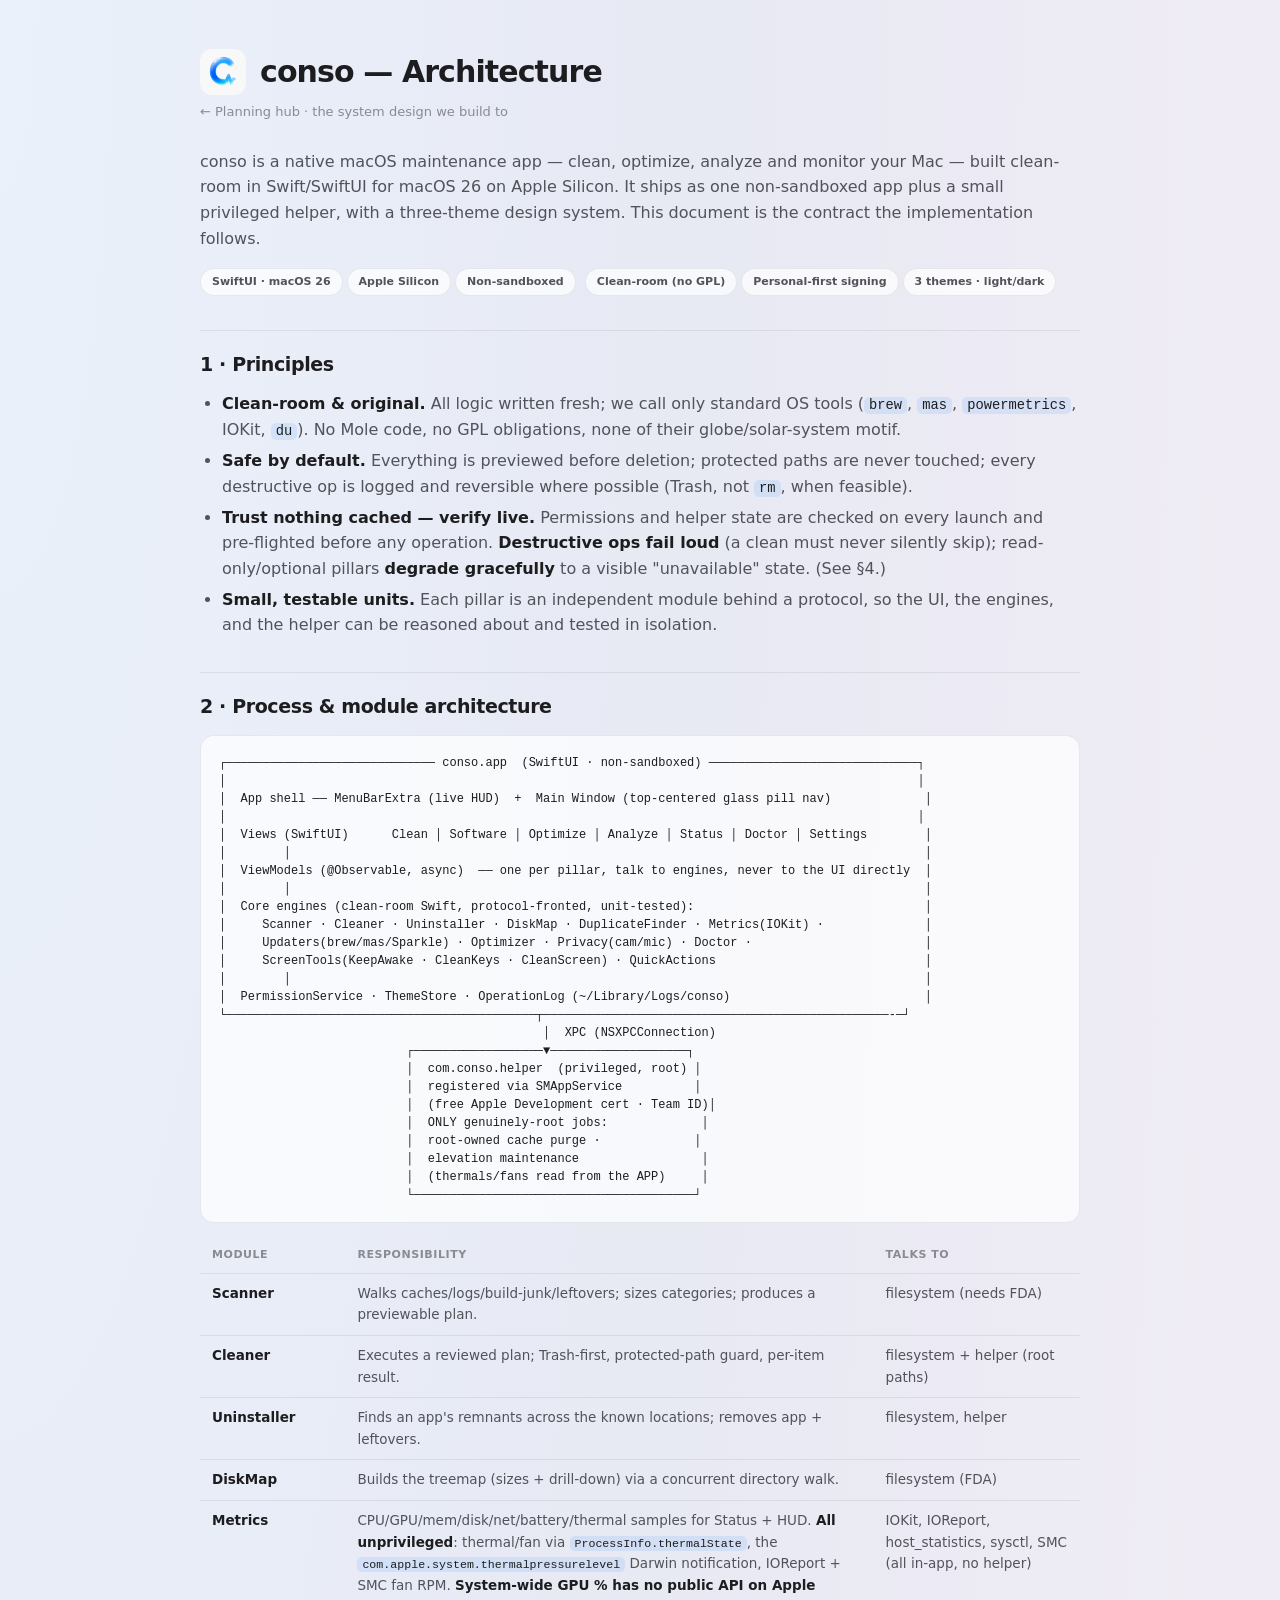
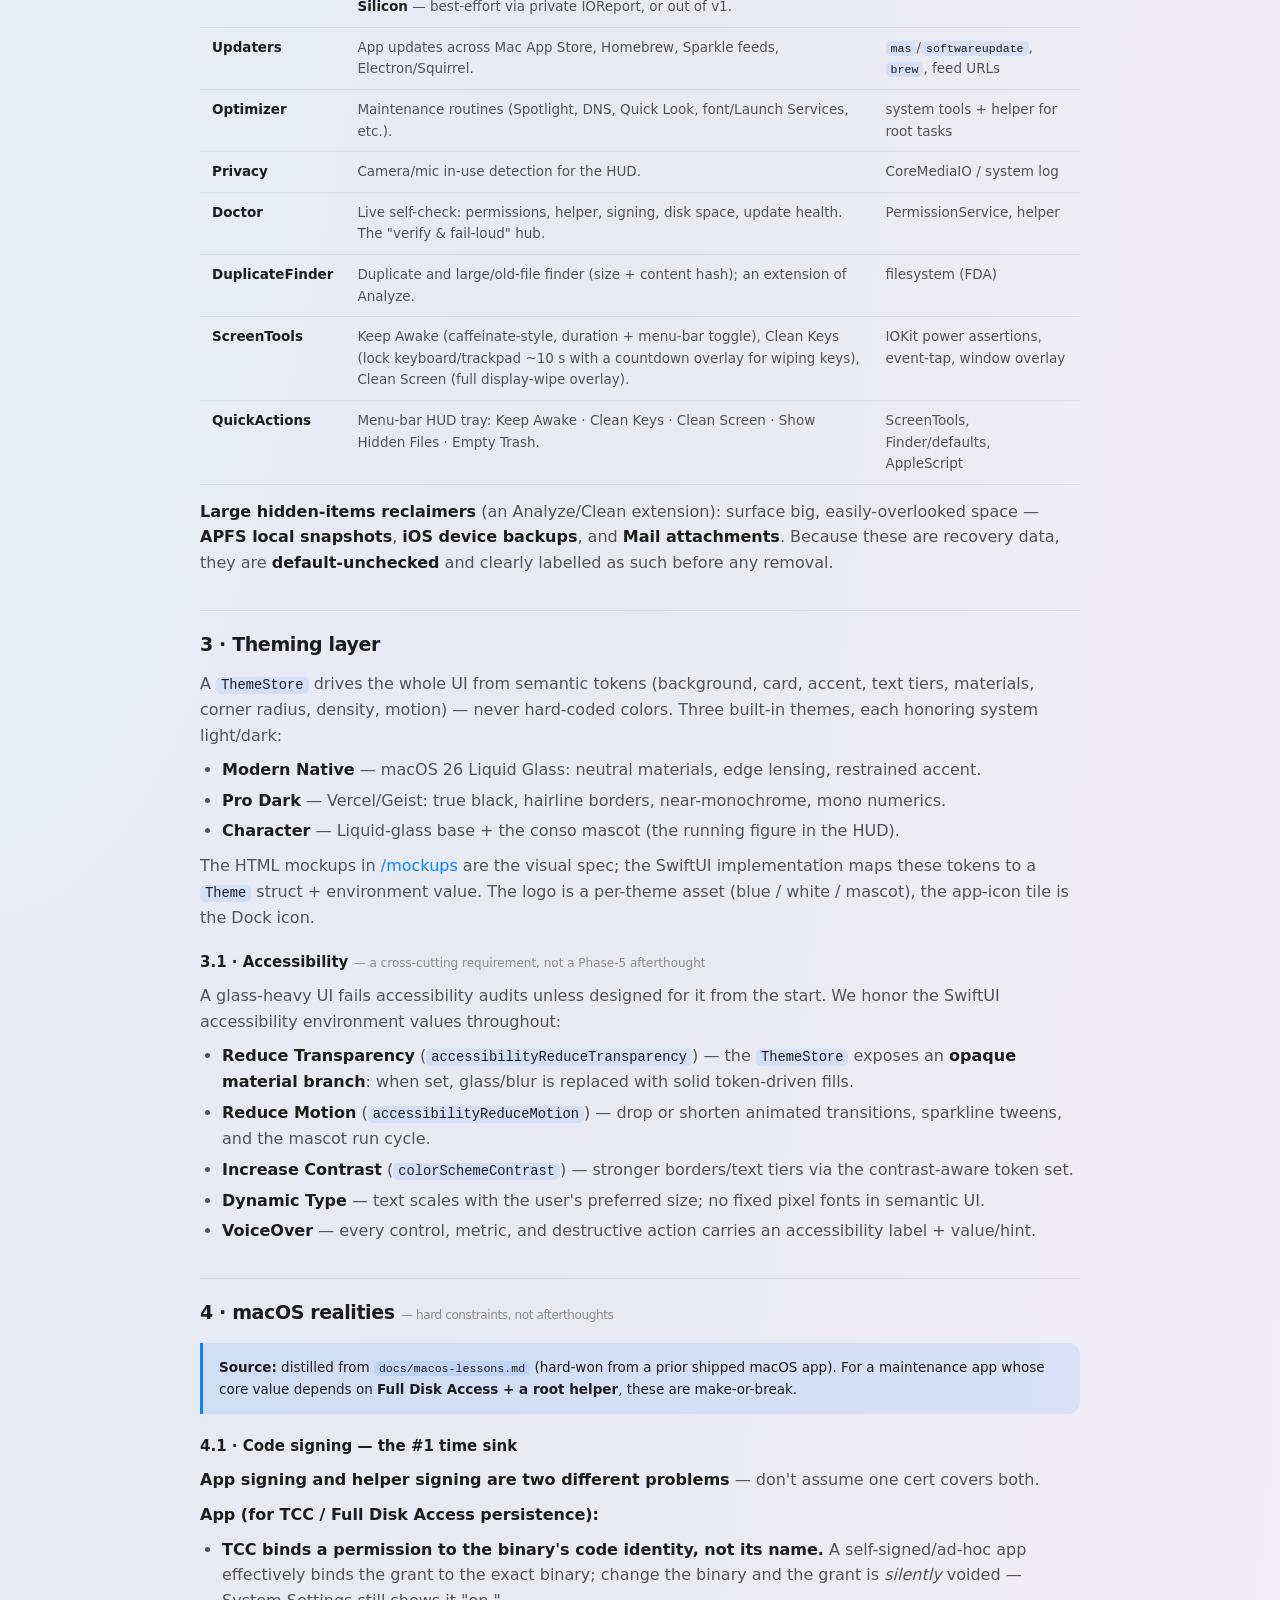
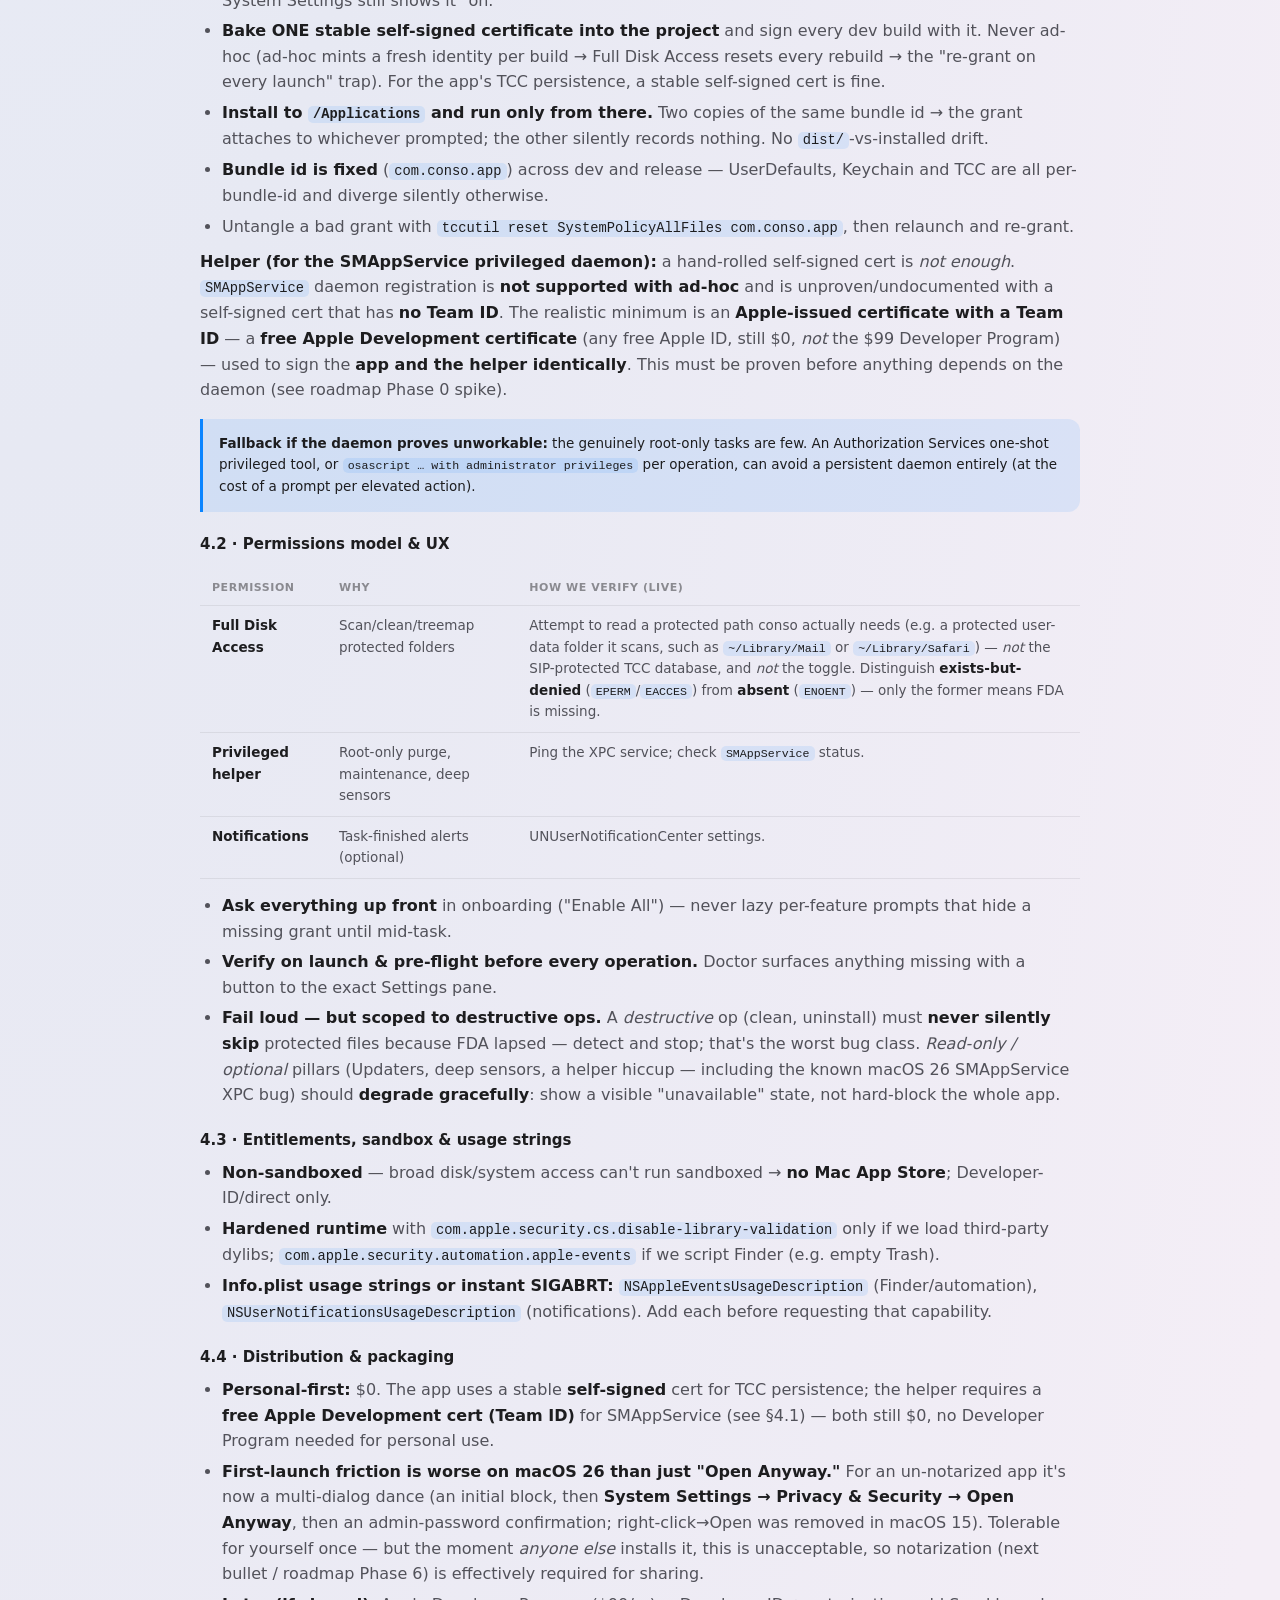
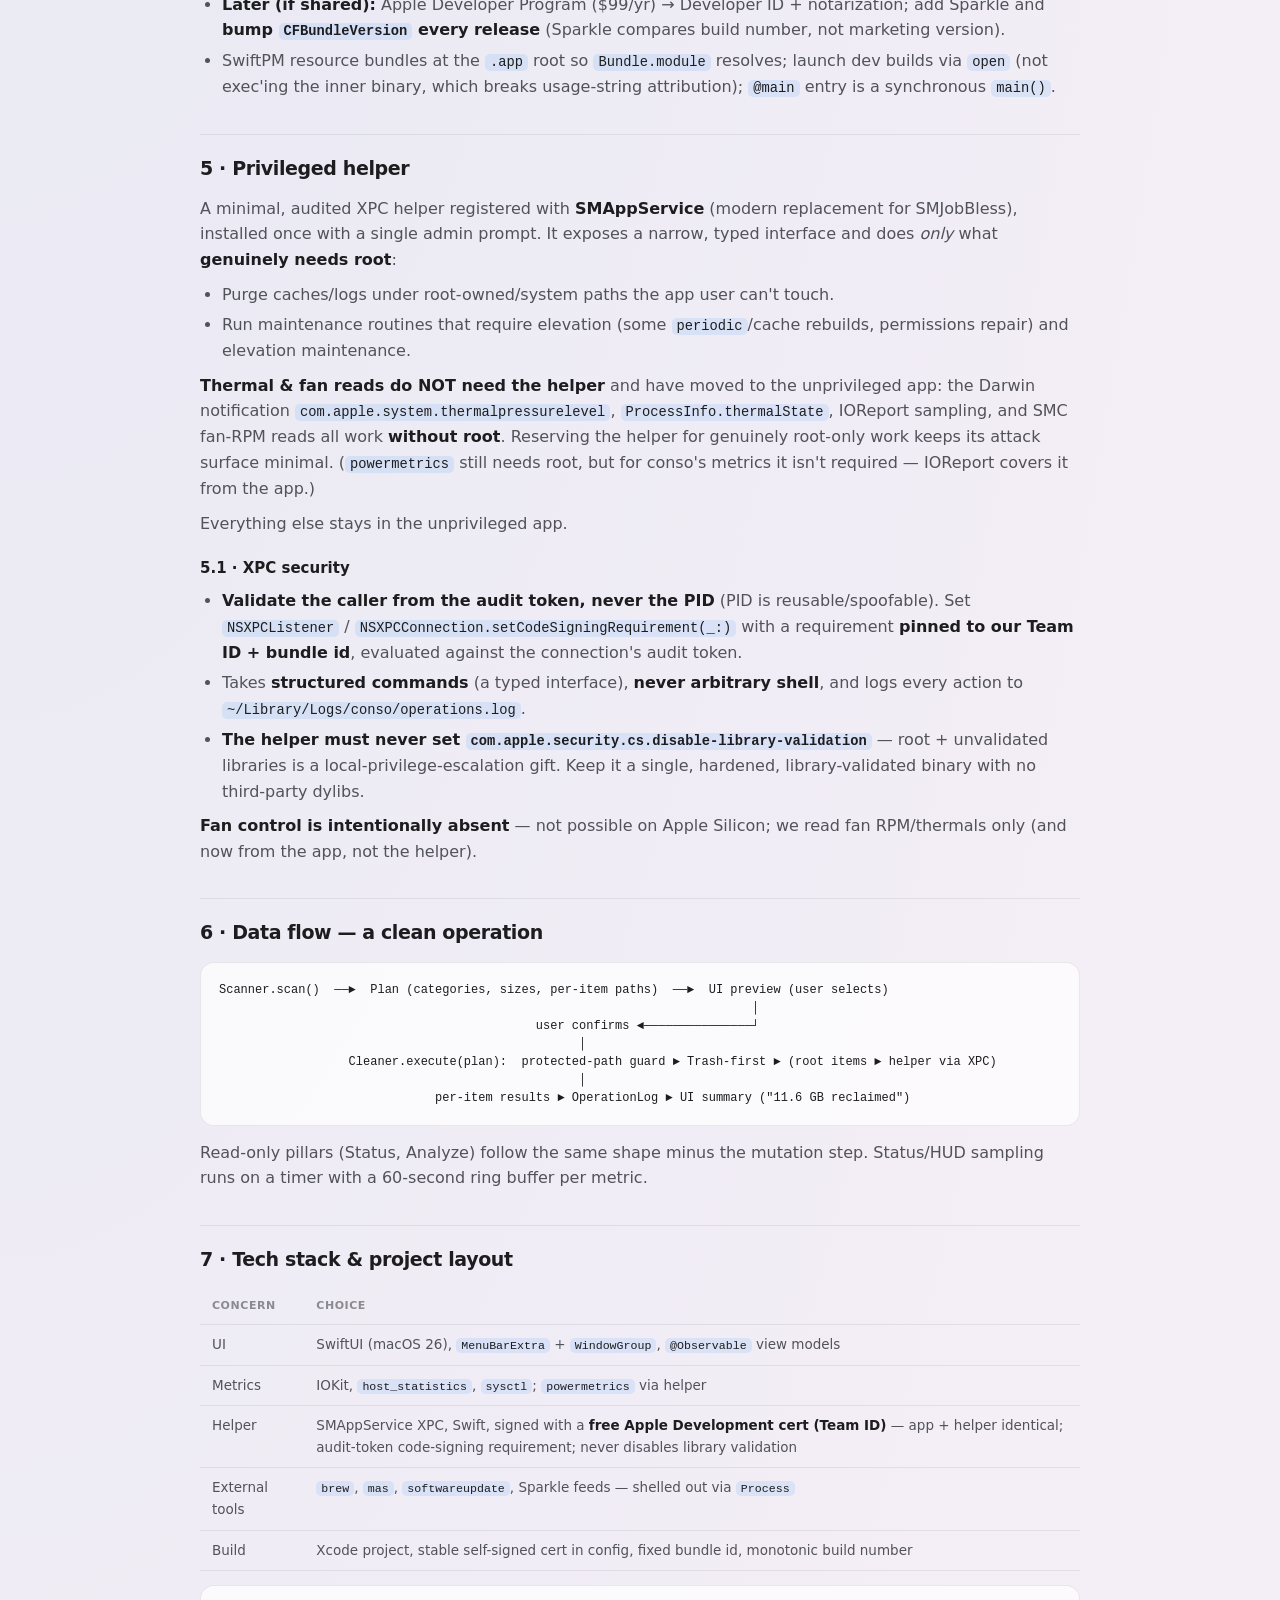
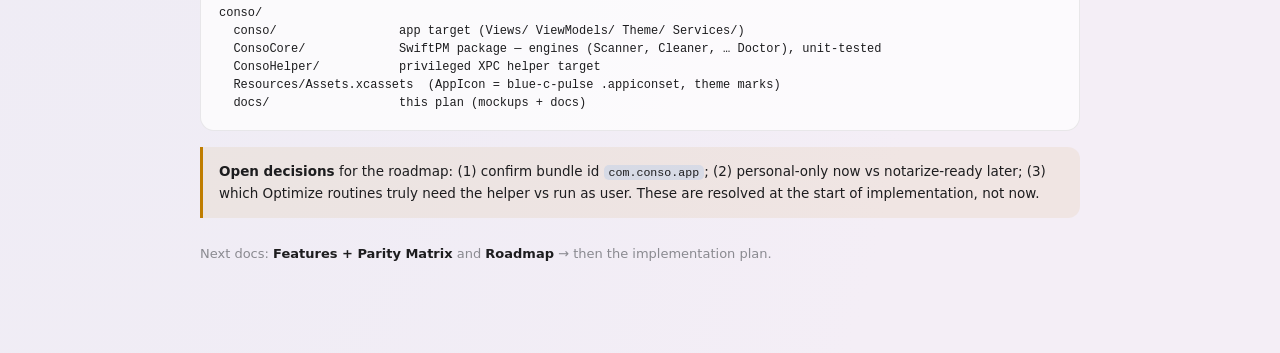
<file: docs/architecture.html>
<!doctype html>
<html lang="en">
<head>
<meta charset="utf-8" />
<meta name="viewport" content="width=device-width, initial-scale=1" />
<title>conso — Architecture</title>
<style>
  :root{
    --bg:radial-gradient(120% 120% at 0% 0%,#eaf1fb,#e7e9f3 45%,#f4eef6);
    --card:rgba(255,255,255,.72); --border:rgba(0,0,0,.08); --hair:rgba(0,0,0,.07);
    --text:#1d1d1f; --t2:#52525a; --t3:#8a8a90; --accent:#0a84ff; --accent-soft:rgba(10,132,255,.1);
    --good:#1aa251; --warn:#bf7d00; --bad:#d83a2e; --mono:ui-monospace,"SF Mono",Menlo,monospace;
  }
  *{box-sizing:border-box;margin:0;padding:0}
  body{font-family:-apple-system,"SF Pro Text",system-ui,sans-serif;background:var(--bg);color:var(--text);
    -webkit-font-smoothing:antialiased;line-height:1.6;padding:48px 22px 90px;}
  .wrap{max-width:880px;margin:0 auto;}
  a{color:var(--accent);text-decoration:none;} a:hover{text-decoration:underline;}
  .top{display:flex;align-items:center;gap:14px;margin-bottom:6px;}
  .logo{width:46px;height:46px;border-radius:12px;background:url("assets/mark-native.png") center/contain no-repeat;flex:none;}
  h1{font-size:30px;letter-spacing:-.03em;}
  .crumb{font-size:13px;color:var(--t3);margin-bottom:26px;} .crumb a{color:var(--t3);}
  h2{font-size:19px;letter-spacing:-.02em;margin:34px 0 12px;padding-top:18px;border-top:1px solid var(--hair);}
  h3{font-size:15px;margin:20px 0 8px;}
  p{color:var(--t2);margin:9px 0;} li{color:var(--t2);margin:5px 0;} ul,ol{padding-left:22px;}
  strong{color:var(--text);font-weight:600;}
  code{font-family:var(--mono);font-size:.86em;background:var(--accent-soft);color:var(--text);padding:1px 5px;border-radius:5px;}
  .card{background:var(--card);border:1px solid var(--border);border-radius:14px;padding:18px 20px;backdrop-filter:blur(20px);
    box-shadow:0 1px 2px rgba(0,0,0,.04),0 10px 26px rgba(20,30,60,.06);margin:14px 0;}
  pre{font-family:var(--mono);font-size:12px;line-height:1.5;color:var(--text);background:var(--card);border:1px solid var(--border);
    border-radius:14px;padding:18px;overflow:auto;margin:14px 0;}
  table{width:100%;border-collapse:collapse;margin:14px 0;font-size:13.5px;}
  th,td{text-align:left;padding:9px 12px;border-bottom:1px solid var(--hair);vertical-align:top;}
  th{font-size:11px;text-transform:uppercase;letter-spacing:.05em;color:var(--t3);font-weight:600;}
  td{color:var(--t2);} td strong{color:var(--text);}
  .tag{display:inline-block;font-size:11px;font-weight:700;padding:2px 8px;border-radius:6px;}
  .tag.y{background:rgba(26,162,81,.15);color:var(--good);} .tag.n{background:rgba(216,58,46,.13);color:var(--bad);}
  .tag.p{background:rgba(191,125,0,.16);color:var(--warn);}
  .callout{border-left:3px solid var(--accent);background:var(--accent-soft);border-radius:0 12px 12px 0;padding:14px 16px;margin:16px 0;font-size:13.5px;}
  .callout.warn{border-color:var(--warn);background:rgba(191,125,0,.08);}
  .callout b{color:var(--text);}
  .lead{font-size:16px;color:var(--t2);}
  .pill{display:inline-block;font-size:11px;font-weight:600;background:var(--card);border:1px solid var(--border);border-radius:999px;padding:4px 11px;color:var(--t2);margin:3px 4px 0 0;}
</style>
</head>
<body>
<div class="wrap">

  <div class="top"><div class="logo"></div><h1>conso — Architecture</h1></div>
  <div class="crumb"><a href="index.html">← Planning hub</a> · the system design we build to</div>

  <p class="lead">conso is a native macOS maintenance app — clean, optimize, analyze and monitor your Mac — built clean-room in Swift/SwiftUI for macOS 26 on Apple Silicon. It ships as one non-sandboxed app plus a small privileged helper, with a three-theme design system. This document is the contract the implementation follows.</p>

  <div style="margin-top:14px">
    <span class="pill">SwiftUI · macOS 26</span><span class="pill">Apple Silicon</span><span class="pill">Non-sandboxed</span>
    <span class="pill">Clean-room (no GPL)</span><span class="pill">Personal-first signing</span><span class="pill">3 themes · light/dark</span>
  </div>

  <h2>1 · Principles</h2>
  <ul>
    <li><strong>Clean-room &amp; original.</strong> All logic written fresh; we call only standard OS tools (<code>brew</code>, <code>mas</code>, <code>powermetrics</code>, IOKit, <code>du</code>). No Mole code, no GPL obligations, none of their globe/solar-system motif.</li>
    <li><strong>Safe by default.</strong> Everything is previewed before deletion; protected paths are never touched; every destructive op is logged and reversible where possible (Trash, not <code>rm</code>, when feasible).</li>
    <li><strong>Trust nothing cached — verify live.</strong> Permissions and helper state are checked on every launch and pre-flighted before any operation. <strong>Destructive ops fail loud</strong> (a clean must never silently skip); read-only/optional pillars <strong>degrade gracefully</strong> to a visible "unavailable" state. (See §4.)</li>
    <li><strong>Small, testable units.</strong> Each pillar is an independent module behind a protocol, so the UI, the engines, and the helper can be reasoned about and tested in isolation.</li>
  </ul>

  <h2>2 · Process &amp; module architecture</h2>
  <pre>┌───────────────────────────── conso.app  (SwiftUI · non-sandboxed) ─────────────────────────────┐
│                                                                                                │
│  App shell ── MenuBarExtra (live HUD)  +  Main Window (top-centered glass pill nav)             │
│                                                                                                │
│  Views (SwiftUI)      Clean │ Software │ Optimize │ Analyze │ Status │ Doctor │ Settings        │
│        │                                                                                        │
│  ViewModels (@Observable, async)  ── one per pillar, talk to engines, never to the UI directly  │
│        │                                                                                        │
│  Core engines (clean-room Swift, protocol-fronted, unit-tested):                                │
│     Scanner · Cleaner · Uninstaller · DiskMap · DuplicateFinder · Metrics(IOKit) ·              │
│     Updaters(brew/mas/Sparkle) · Optimizer · Privacy(cam/mic) · Doctor ·                        │
│     ScreenTools(KeepAwake · CleanKeys · CleanScreen) · QuickActions                             │
│        │                                                                                        │
│  PermissionService · ThemeStore · OperationLog (~/Library/Logs/conso)                           │
└───────────────────────────────────────────┬────────────────────────────────────────────────-─┘
                                             │  XPC (NSXPCConnection)
                          ┌──────────────────▼───────────────────┐
                          │  com.conso.helper  (privileged, root) │
                          │  registered via SMAppService          │
                          │  (free Apple Development cert · Team ID)│
                          │  ONLY genuinely-root jobs:             │
                          │  root-owned cache purge ·             │
                          │  elevation maintenance                 │
                          │  (thermals/fans read from the APP)     │
                          └───────────────────────────────────────┘</pre>

  <table>
    <tr><th>Module</th><th>Responsibility</th><th>Talks to</th></tr>
    <tr><td><strong>Scanner</strong></td><td>Walks caches/logs/build-junk/leftovers; sizes categories; produces a previewable plan.</td><td>filesystem (needs FDA)</td></tr>
    <tr><td><strong>Cleaner</strong></td><td>Executes a reviewed plan; Trash-first, protected-path guard, per-item result.</td><td>filesystem + helper (root paths)</td></tr>
    <tr><td><strong>Uninstaller</strong></td><td>Finds an app's remnants across the known locations; removes app + leftovers.</td><td>filesystem, helper</td></tr>
    <tr><td><strong>DiskMap</strong></td><td>Builds the treemap (sizes + drill-down) via a concurrent directory walk.</td><td>filesystem (FDA)</td></tr>
    <tr><td><strong>Metrics</strong></td><td>CPU/GPU/mem/disk/net/battery/thermal samples for Status + HUD. <strong>All unprivileged</strong>: thermal/fan via <code>ProcessInfo.thermalState</code>, the <code>com.apple.system.thermalpressurelevel</code> Darwin notification, IOReport + SMC fan RPM. <strong>System-wide GPU % has no public API on Apple Silicon</strong> — best-effort via private IOReport, or out of v1.</td><td>IOKit, IOReport, host_statistics, sysctl, SMC (all in-app, no helper)</td></tr>
    <tr><td><strong>Updaters</strong></td><td>App updates across Mac App Store, Homebrew, Sparkle feeds, Electron/Squirrel.</td><td><code>mas</code>/<code>softwareupdate</code>, <code>brew</code>, feed URLs</td></tr>
    <tr><td><strong>Optimizer</strong></td><td>Maintenance routines (Spotlight, DNS, Quick Look, font/Launch Services, etc.).</td><td>system tools + helper for root tasks</td></tr>
    <tr><td><strong>Privacy</strong></td><td>Camera/mic in-use detection for the HUD.</td><td>CoreMediaIO / system log</td></tr>
    <tr><td><strong>Doctor</strong></td><td>Live self-check: permissions, helper, signing, disk space, update health. The "verify &amp; fail-loud" hub.</td><td>PermissionService, helper</td></tr>
    <tr><td><strong>DuplicateFinder</strong></td><td>Duplicate and large/old-file finder (size + content hash); an extension of Analyze.</td><td>filesystem (FDA)</td></tr>
    <tr><td><strong>ScreenTools</strong></td><td>Keep Awake (caffeinate-style, duration + menu-bar toggle), Clean Keys (lock keyboard/trackpad ~10 s with a countdown overlay for wiping keys), Clean Screen (full display-wipe overlay).</td><td>IOKit power assertions, event-tap, window overlay</td></tr>
    <tr><td><strong>QuickActions</strong></td><td>Menu-bar HUD tray: Keep Awake · Clean Keys · Clean Screen · Show Hidden Files · Empty Trash.</td><td>ScreenTools, Finder/defaults, AppleScript</td></tr>
  </table>
  <p><strong>Large hidden-items reclaimers</strong> (an Analyze/Clean extension): surface big, easily-overlooked space — <strong>APFS local snapshots</strong>, <strong>iOS device backups</strong>, and <strong>Mail attachments</strong>. Because these are recovery data, they are <strong>default-unchecked</strong> and clearly labelled as such before any removal.</p>

  <h2>3 · Theming layer</h2>
  <p>A <code>ThemeStore</code> drives the whole UI from semantic tokens (background, card, accent, text tiers, materials, corner radius, density, motion) — never hard-coded colors. Three built-in themes, each honoring system light/dark:</p>
  <ul>
    <li><strong>Modern Native</strong> — macOS 26 Liquid Glass: neutral materials, edge lensing, restrained accent.</li>
    <li><strong>Pro Dark</strong> — Vercel/Geist: true black, hairline borders, near-monochrome, mono numerics.</li>
    <li><strong>Character</strong> — Liquid-glass base + the conso mascot (the running figure in the HUD).</li>
  </ul>
  <p>The HTML mockups in <a href="mockups/main-window.html">/mockups</a> are the visual spec; the SwiftUI implementation maps these tokens to a <code>Theme</code> struct + environment value. The logo is a per-theme asset (blue / white / mascot), the app-icon tile is the Dock icon.</p>

  <h3>3.1 · Accessibility <span style="font-size:12px;font-weight:400;color:var(--t3)">— a cross-cutting requirement, not a Phase-5 afterthought</span></h3>
  <p>A glass-heavy UI fails accessibility audits unless designed for it from the start. We honor the SwiftUI accessibility environment values throughout:</p>
  <ul>
    <li><strong>Reduce Transparency</strong> (<code>accessibilityReduceTransparency</code>) — the <code>ThemeStore</code> exposes an <strong>opaque material branch</strong>: when set, glass/blur is replaced with solid token-driven fills.</li>
    <li><strong>Reduce Motion</strong> (<code>accessibilityReduceMotion</code>) — drop or shorten animated transitions, sparkline tweens, and the mascot run cycle.</li>
    <li><strong>Increase Contrast</strong> (<code>colorSchemeContrast</code>) — stronger borders/text tiers via the contrast-aware token set.</li>
    <li><strong>Dynamic Type</strong> — text scales with the user's preferred size; no fixed pixel fonts in semantic UI.</li>
    <li><strong>VoiceOver</strong> — every control, metric, and destructive action carries an accessibility label + value/hint.</li>
  </ul>

  <h2>4 · macOS realities <span style="font-size:12px;font-weight:400;color:var(--t3)">— hard constraints, not afterthoughts</span></h2>
  <div class="callout"><b>Source:</b> distilled from <code>docs/macos-lessons.md</code> (hard-won from a prior shipped macOS app). For a maintenance app whose core value depends on <b>Full Disk Access + a root helper</b>, these are make-or-break.</div>

  <h3>4.1 · Code signing — the #1 time sink</h3>
  <p><strong>App signing and helper signing are two different problems</strong> — don't assume one cert covers both.</p>
  <p><strong>App (for TCC / Full Disk Access persistence):</strong></p>
  <ul>
    <li><strong>TCC binds a permission to the binary's code identity, not its name.</strong> A self-signed/ad-hoc app effectively binds the grant to the exact binary; change the binary and the grant is <em>silently</em> voided — System Settings still shows it "on."</li>
    <li><strong>Bake ONE stable self-signed certificate into the project</strong> and sign every dev build with it. Never ad-hoc (ad-hoc mints a fresh identity per build → Full Disk Access resets every rebuild → the "re-grant on every launch" trap). For the app's TCC persistence, a stable self-signed cert is fine.</li>
    <li><strong>Install to <code>/Applications</code> and run only from there.</strong> Two copies of the same bundle id → the grant attaches to whichever prompted; the other silently records nothing. No <code>dist/</code>-vs-installed drift.</li>
    <li><strong>Bundle id is fixed</strong> (<code>com.conso.app</code>) across dev and release — UserDefaults, Keychain and TCC are all per-bundle-id and diverge silently otherwise.</li>
    <li>Untangle a bad grant with <code>tccutil reset SystemPolicyAllFiles com.conso.app</code>, then relaunch and re-grant.</li>
  </ul>
  <p><strong>Helper (for the SMAppService privileged daemon):</strong> a hand-rolled self-signed cert is <em>not enough</em>. <code>SMAppService</code> daemon registration is <strong>not supported with ad-hoc</strong> and is unproven/undocumented with a self-signed cert that has <strong>no Team ID</strong>. The realistic minimum is an <strong>Apple-issued certificate with a Team ID</strong> — a <strong>free Apple Development certificate</strong> (any free Apple ID, still $0, <em>not</em> the $99 Developer Program) — used to sign the <strong>app and the helper identically</strong>. This must be proven before anything depends on the daemon (see roadmap Phase 0 spike).</p>
  <div class="callout"><b>Fallback if the daemon proves unworkable:</b> the genuinely root-only tasks are few. An Authorization Services one-shot privileged tool, or <code>osascript … with administrator privileges</code> per operation, can avoid a persistent daemon entirely (at the cost of a prompt per elevated action).</div>

  <h3>4.2 · Permissions model &amp; UX</h3>
  <table>
    <tr><th>Permission</th><th>Why</th><th>How we verify (live)</th></tr>
    <tr><td><strong>Full Disk Access</strong></td><td>Scan/clean/treemap protected folders</td><td>Attempt to read a protected path conso actually needs (e.g. a protected user-data folder it scans, such as <code>~/Library/Mail</code> or <code>~/Library/Safari</code>) — <em>not</em> the SIP-protected TCC database, and <em>not</em> the toggle. Distinguish <strong>exists-but-denied</strong> (<code>EPERM</code>/<code>EACCES</code>) from <strong>absent</strong> (<code>ENOENT</code>) — only the former means FDA is missing.</td></tr>
    <tr><td><strong>Privileged helper</strong></td><td>Root-only purge, maintenance, deep sensors</td><td>Ping the XPC service; check <code>SMAppService</code> status.</td></tr>
    <tr><td><strong>Notifications</strong></td><td>Task-finished alerts (optional)</td><td>UNUserNotificationCenter settings.</td></tr>
  </table>
  <ul>
    <li><strong>Ask everything up front</strong> in onboarding ("Enable All") — never lazy per-feature prompts that hide a missing grant until mid-task.</li>
    <li><strong>Verify on launch &amp; pre-flight before every operation.</strong> Doctor surfaces anything missing with a button to the exact Settings pane.</li>
    <li><strong>Fail loud — but scoped to destructive ops.</strong> A <em>destructive</em> op (clean, uninstall) must <strong>never silently skip</strong> protected files because FDA lapsed — detect and stop; that's the worst bug class. <em>Read-only / optional</em> pillars (Updaters, deep sensors, a helper hiccup — including the known macOS 26 SMAppService XPC bug) should <strong>degrade gracefully</strong>: show a visible "unavailable" state, not hard-block the whole app.</li>
  </ul>

  <h3>4.3 · Entitlements, sandbox &amp; usage strings</h3>
  <ul>
    <li><strong>Non-sandboxed</strong> — broad disk/system access can't run sandboxed → <strong>no Mac App Store</strong>; Developer-ID/direct only.</li>
    <li><strong>Hardened runtime</strong> with <code>com.apple.security.cs.disable-library-validation</code> only if we load third-party dylibs; <code>com.apple.security.automation.apple-events</code> if we script Finder (e.g. empty Trash).</li>
    <li><strong>Info.plist usage strings or instant SIGABRT:</strong> <code>NSAppleEventsUsageDescription</code> (Finder/automation), <code>NSUserNotificationsUsageDescription</code> (notifications). Add each before requesting that capability.</li>
  </ul>

  <h3>4.4 · Distribution &amp; packaging</h3>
  <ul>
    <li><strong>Personal-first:</strong> $0. The app uses a stable <strong>self-signed</strong> cert for TCC persistence; the helper requires a <strong>free Apple Development cert (Team ID)</strong> for SMAppService (see §4.1) — both still $0, no Developer Program needed for personal use.</li>
    <li><strong>First-launch friction is worse on macOS 26 than just "Open Anyway."</strong> For an un-notarized app it's now a multi-dialog dance (an initial block, then <strong>System Settings → Privacy &amp; Security → Open Anyway</strong>, then an admin-password confirmation; right-click→Open was removed in macOS 15). Tolerable for yourself once — but the moment <em>anyone else</em> installs it, this is unacceptable, so notarization (next bullet / roadmap Phase 6) is effectively required for sharing.</li>
    <li><strong>Later (if shared):</strong> Apple Developer Program ($99/yr) → Developer ID + notarization; add Sparkle and <strong>bump <code>CFBundleVersion</code> every release</strong> (Sparkle compares build number, not marketing version).</li>
    <li>SwiftPM resource bundles at the <code>.app</code> root so <code>Bundle.module</code> resolves; launch dev builds via <code>open</code> (not exec'ing the inner binary, which breaks usage-string attribution); <code>@main</code> entry is a synchronous <code>main()</code>.</li>
  </ul>

  <h2>5 · Privileged helper</h2>
  <p>A minimal, audited XPC helper registered with <strong>SMAppService</strong> (modern replacement for SMJobBless), installed once with a single admin prompt. It exposes a narrow, typed interface and does <em>only</em> what <strong>genuinely needs root</strong>:</p>
  <ul>
    <li>Purge caches/logs under root-owned/system paths the app user can't touch.</li>
    <li>Run maintenance routines that require elevation (some <code>periodic</code>/cache rebuilds, permissions repair) and elevation maintenance.</li>
  </ul>
  <p><strong>Thermal &amp; fan reads do NOT need the helper</strong> and have moved to the unprivileged app: the Darwin notification <code>com.apple.system.thermalpressurelevel</code>, <code>ProcessInfo.thermalState</code>, IOReport sampling, and SMC fan-RPM reads all work <strong>without root</strong>. Reserving the helper for genuinely root-only work keeps its attack surface minimal. (<code>powermetrics</code> still needs root, but for conso's metrics it isn't required — IOReport covers it from the app.)</p>
  <p>Everything else stays in the unprivileged app.</p>
  <h3>5.1 · XPC security</h3>
  <ul>
    <li><strong>Validate the caller from the audit token, never the PID</strong> (PID is reusable/spoofable). Set <code>NSXPCListener</code> / <code>NSXPCConnection.setCodeSigningRequirement(_:)</code> with a requirement <strong>pinned to our Team ID + bundle id</strong>, evaluated against the connection's audit token.</li>
    <li>Takes <strong>structured commands</strong> (a typed interface), <strong>never arbitrary shell</strong>, and logs every action to <code>~/Library/Logs/conso/operations.log</code>.</li>
    <li><strong>The helper must never set <code>com.apple.security.cs.disable-library-validation</code></strong> — root + unvalidated libraries is a local-privilege-escalation gift. Keep it a single, hardened, library-validated binary with no third-party dylibs.</li>
  </ul>
  <p><strong>Fan control is intentionally absent</strong> — not possible on Apple Silicon; we read fan RPM/thermals only (and now from the app, not the helper).</p>

  <h2>6 · Data flow — a clean operation</h2>
  <pre>Scanner.scan()  ──►  Plan (categories, sizes, per-item paths)  ──►  UI preview (user selects)
                                                                          │
                                            user confirms ◄───────────────┘
                                                  │
                  Cleaner.execute(plan):  protected-path guard ► Trash-first ► (root items ► helper via XPC)
                                                  │
                              per-item results ► OperationLog ► UI summary ("11.6 GB reclaimed")</pre>
  <p>Read-only pillars (Status, Analyze) follow the same shape minus the mutation step. Status/HUD sampling runs on a timer with a 60-second ring buffer per metric.</p>

  <h2>7 · Tech stack &amp; project layout</h2>
  <table>
    <tr><th>Concern</th><th>Choice</th></tr>
    <tr><td>UI</td><td>SwiftUI (macOS 26), <code>MenuBarExtra</code> + <code>WindowGroup</code>, <code>@Observable</code> view models</td></tr>
    <tr><td>Metrics</td><td>IOKit, <code>host_statistics</code>, <code>sysctl</code>; <code>powermetrics</code> via helper</td></tr>
    <tr><td>Helper</td><td>SMAppService XPC, Swift, signed with a <strong>free Apple Development cert (Team ID)</strong> — app + helper identical; audit-token code-signing requirement; never disables library validation</td></tr>
    <tr><td>External tools</td><td><code>brew</code>, <code>mas</code>, <code>softwareupdate</code>, Sparkle feeds — shelled out via <code>Process</code></td></tr>
    <tr><td>Build</td><td>Xcode project, stable self-signed cert in config, fixed bundle id, monotonic build number</td></tr>
  </table>
  <pre>conso/
  conso/                 app target (Views/ ViewModels/ Theme/ Services/)
  ConsoCore/             SwiftPM package — engines (Scanner, Cleaner, … Doctor), unit-tested
  ConsoHelper/           privileged XPC helper target
  Resources/Assets.xcassets  (AppIcon = blue-c-pulse .appiconset, theme marks)
  docs/                  this plan (mockups + docs)</pre>

  <div class="callout warn"><b>Open decisions</b> for the roadmap: (1) confirm bundle id <code>com.conso.app</code>; (2) personal-only now vs notarize-ready later; (3) which Optimize routines truly need the helper vs run as user. These are resolved at the start of implementation, not now.</div>

  <p style="margin-top:26px;font-size:13px;color:var(--t3)">Next docs: <strong>Features + Parity Matrix</strong> and <strong>Roadmap</strong> → then the implementation plan.</p>

</div>
</body>
</html>
</file>
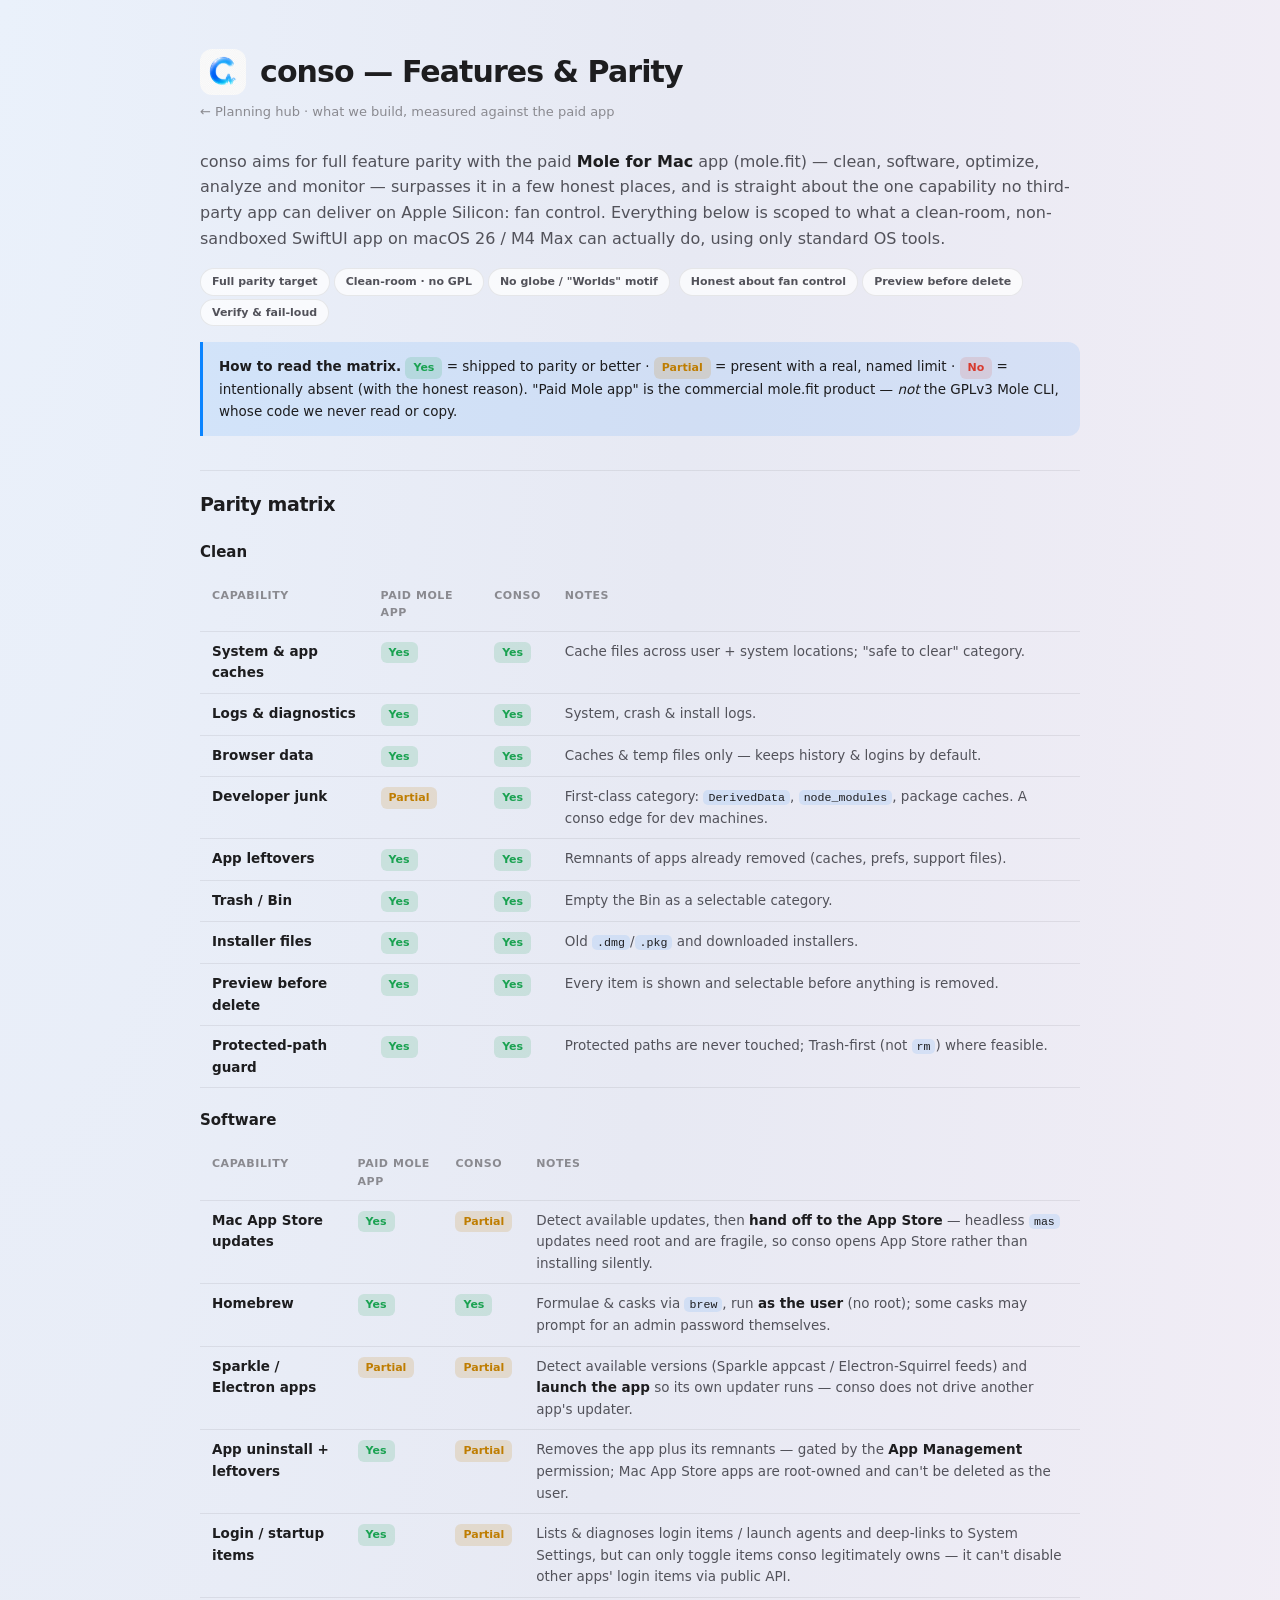
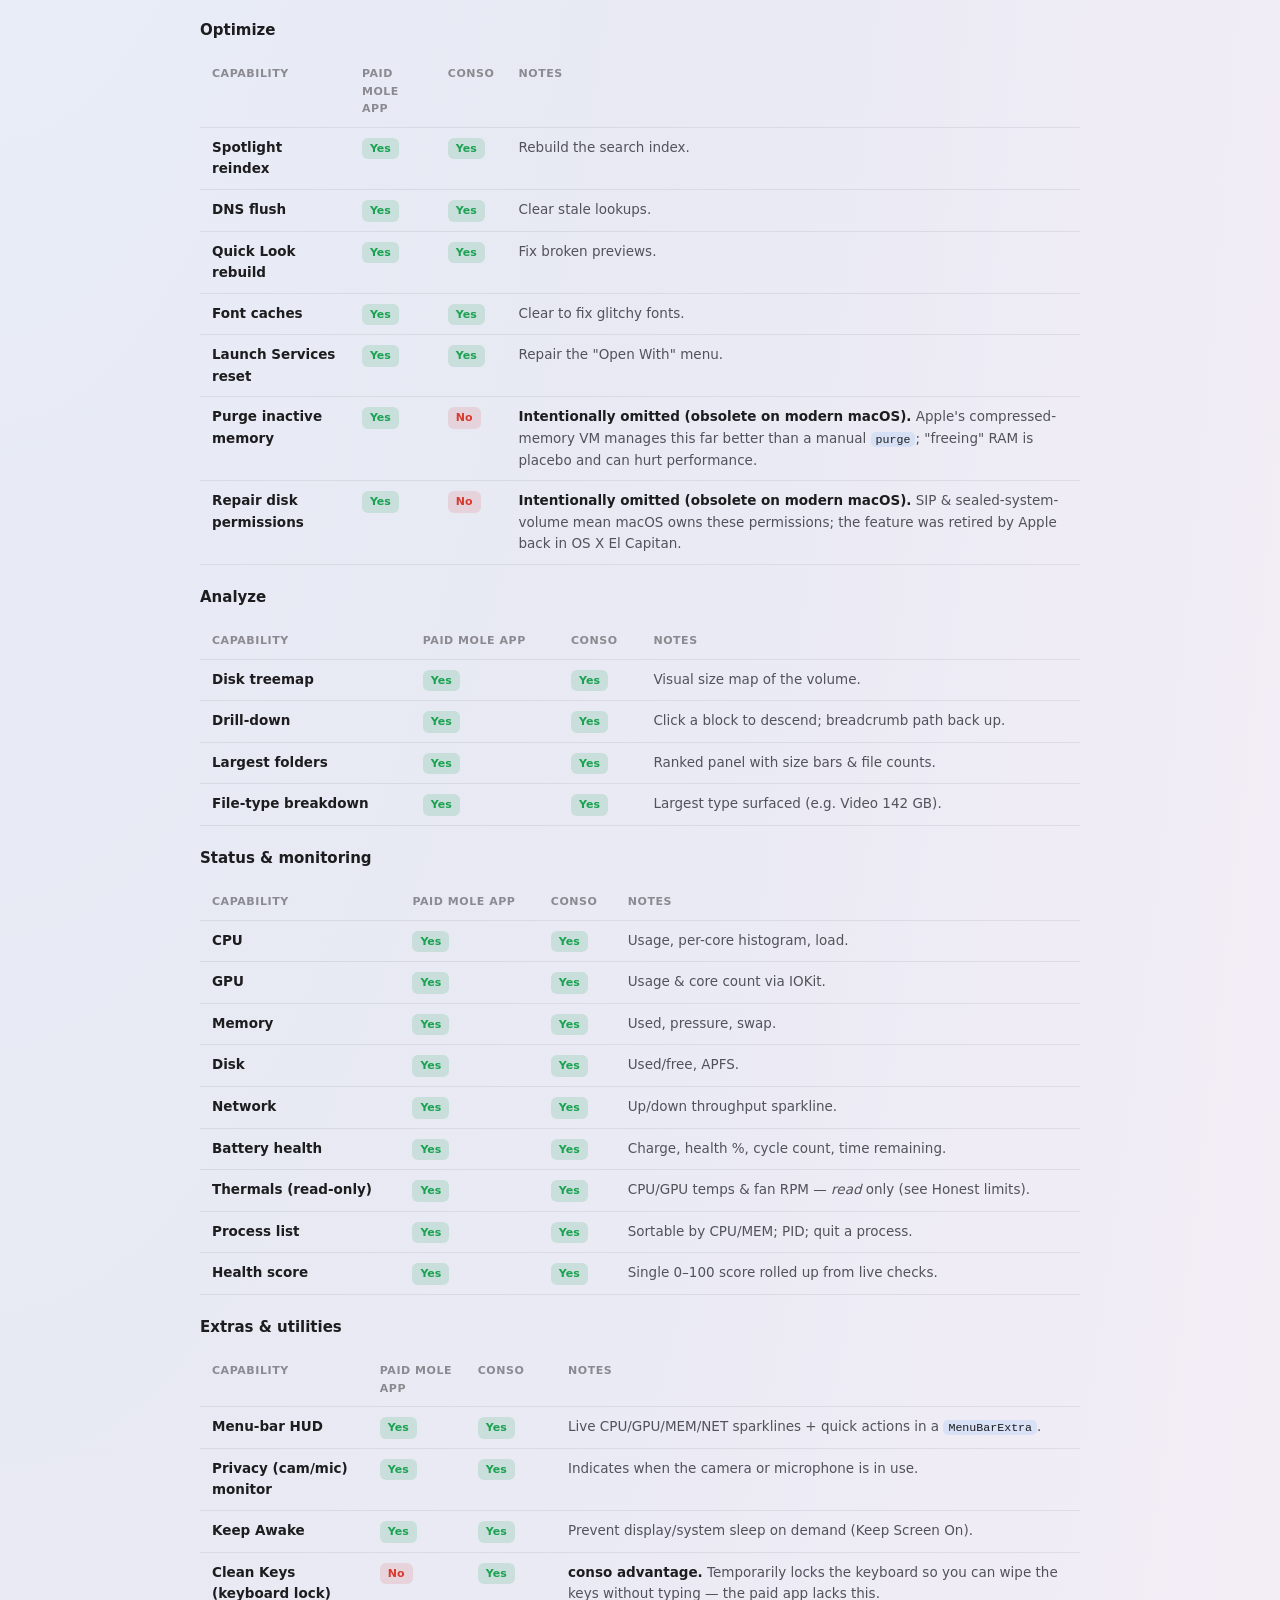
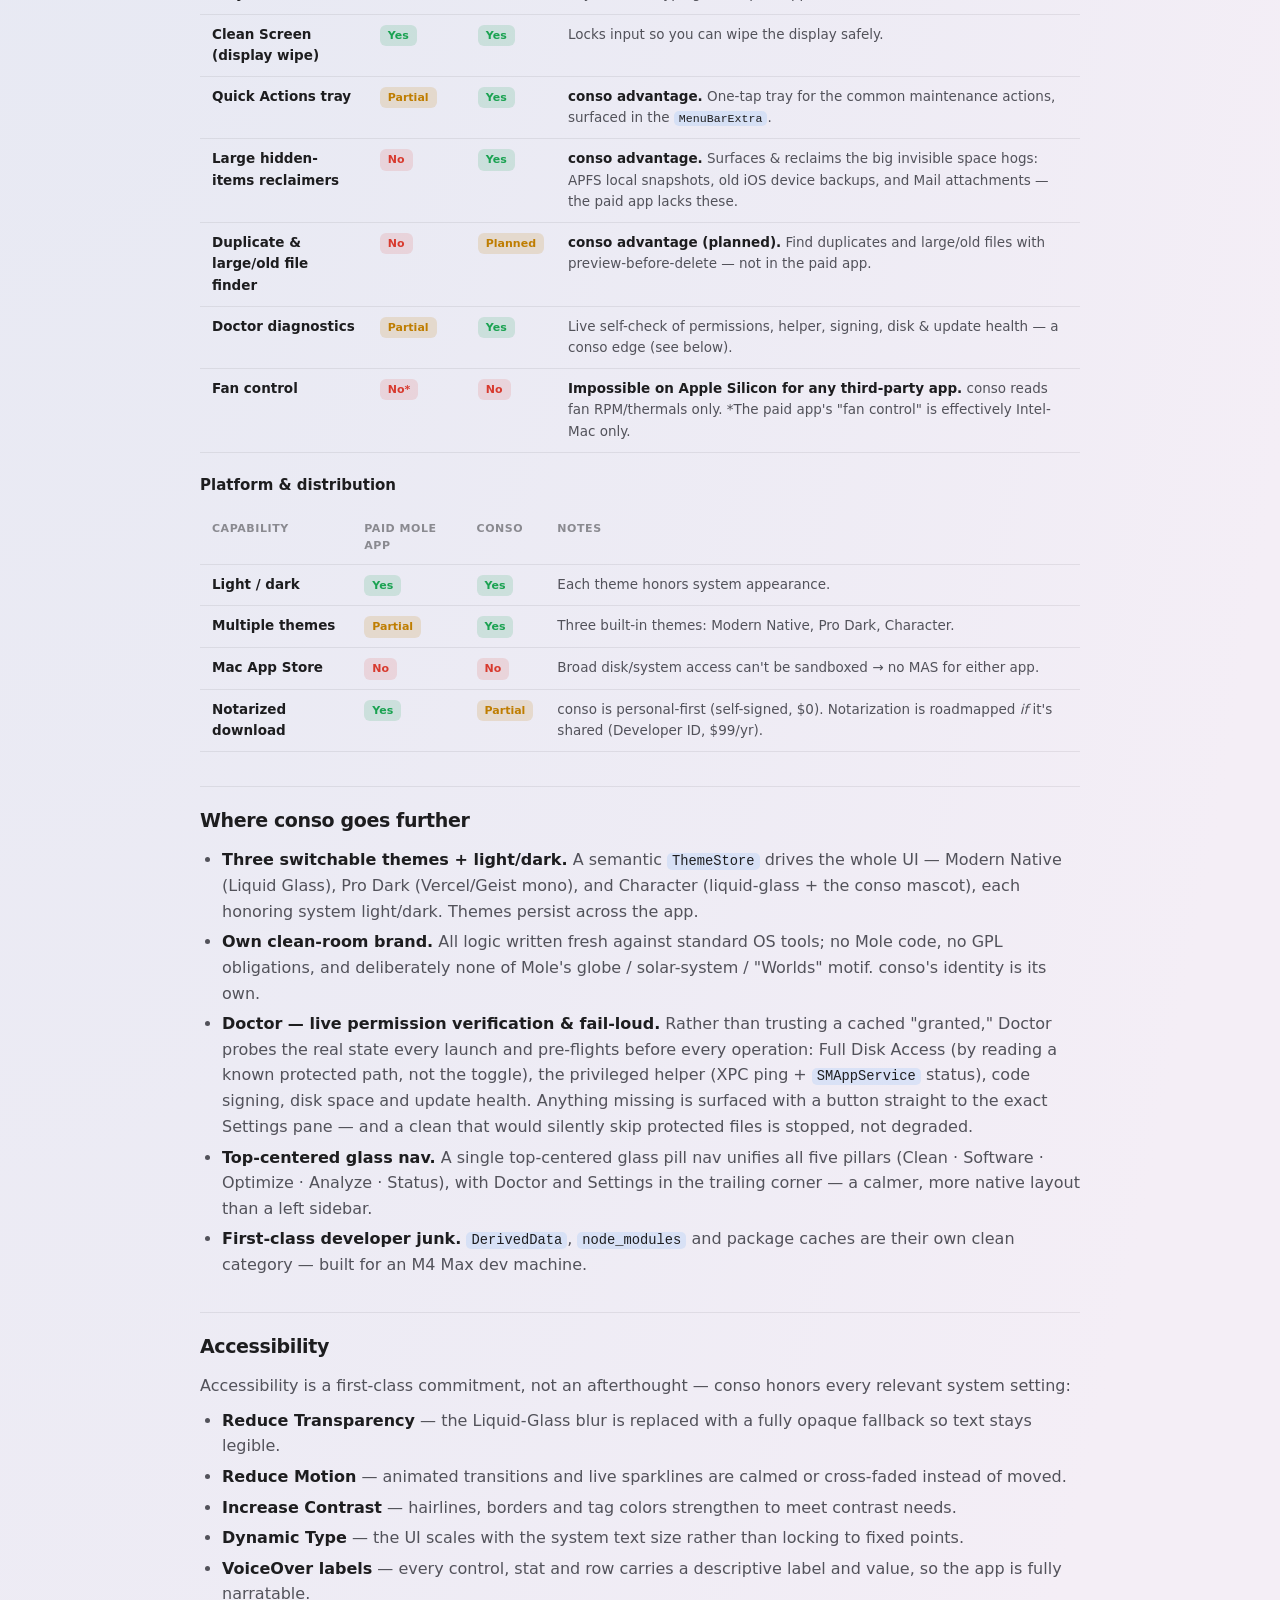
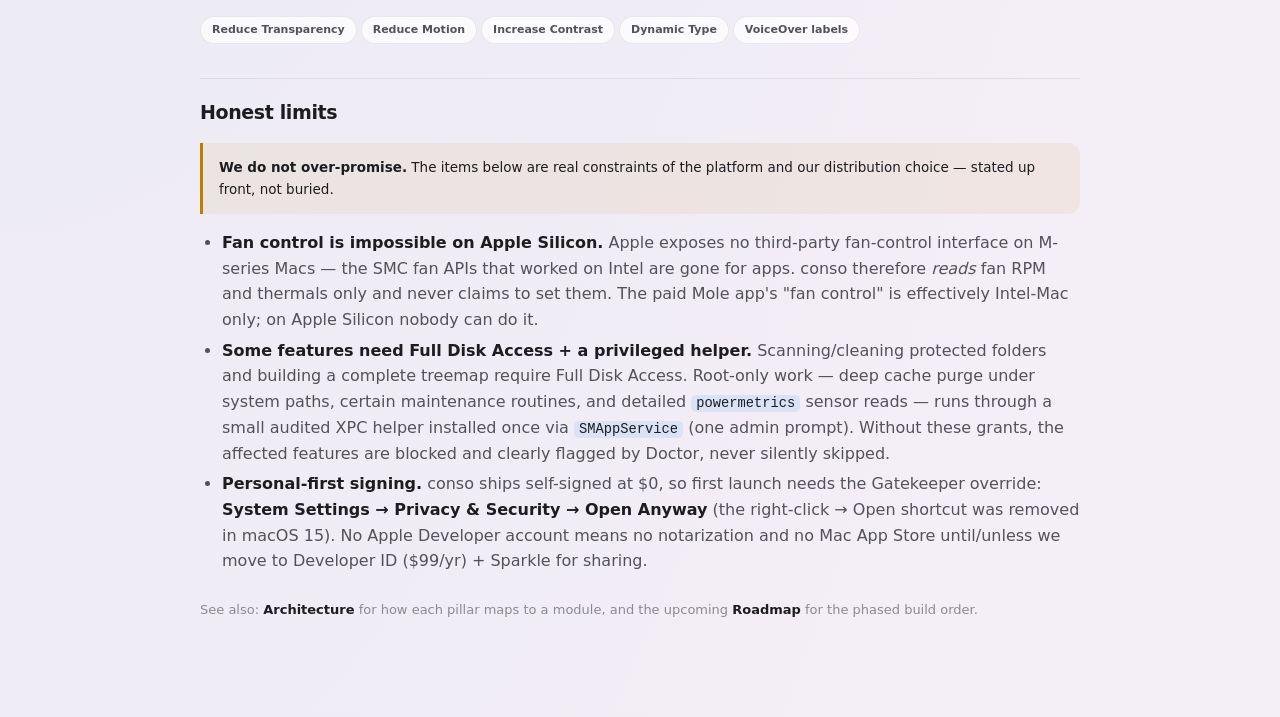
<file: docs/features.html>
<!doctype html>
<html lang="en">
<head>
<meta charset="utf-8" />
<meta name="viewport" content="width=device-width, initial-scale=1" />
<title>conso — Features &amp; Parity</title>
<style>
  :root{
    --bg:radial-gradient(120% 120% at 0% 0%,#eaf1fb,#e7e9f3 45%,#f4eef6);
    --card:rgba(255,255,255,.72); --border:rgba(0,0,0,.08); --hair:rgba(0,0,0,.07);
    --text:#1d1d1f; --t2:#52525a; --t3:#8a8a90; --accent:#0a84ff; --accent-soft:rgba(10,132,255,.1);
    --good:#1aa251; --warn:#bf7d00; --bad:#d83a2e; --mono:ui-monospace,"SF Mono",Menlo,monospace;
  }
  *{box-sizing:border-box;margin:0;padding:0}
  body{font-family:-apple-system,"SF Pro Text",system-ui,sans-serif;background:var(--bg);color:var(--text);
    -webkit-font-smoothing:antialiased;line-height:1.6;padding:48px 22px 90px;}
  .wrap{max-width:880px;margin:0 auto;}
  a{color:var(--accent);text-decoration:none;} a:hover{text-decoration:underline;}
  .top{display:flex;align-items:center;gap:14px;margin-bottom:6px;}
  .logo{width:46px;height:46px;border-radius:12px;background:url("assets/mark-native.png") center/contain no-repeat;flex:none;}
  h1{font-size:30px;letter-spacing:-.03em;}
  .crumb{font-size:13px;color:var(--t3);margin-bottom:26px;} .crumb a{color:var(--t3);}
  h2{font-size:19px;letter-spacing:-.02em;margin:34px 0 12px;padding-top:18px;border-top:1px solid var(--hair);}
  h3{font-size:15px;margin:20px 0 8px;}
  p{color:var(--t2);margin:9px 0;} li{color:var(--t2);margin:5px 0;} ul,ol{padding-left:22px;}
  strong{color:var(--text);font-weight:600;}
  code{font-family:var(--mono);font-size:.86em;background:var(--accent-soft);color:var(--text);padding:1px 5px;border-radius:5px;}
  .card{background:var(--card);border:1px solid var(--border);border-radius:14px;padding:18px 20px;backdrop-filter:blur(20px);
    box-shadow:0 1px 2px rgba(0,0,0,.04),0 10px 26px rgba(20,30,60,.06);margin:14px 0;}
  pre{font-family:var(--mono);font-size:12px;line-height:1.5;color:var(--text);background:var(--card);border:1px solid var(--border);
    border-radius:14px;padding:18px;overflow:auto;margin:14px 0;}
  table{width:100%;border-collapse:collapse;margin:14px 0;font-size:13.5px;}
  th,td{text-align:left;padding:9px 12px;border-bottom:1px solid var(--hair);vertical-align:top;}
  th{font-size:11px;text-transform:uppercase;letter-spacing:.05em;color:var(--t3);font-weight:600;}
  td{color:var(--t2);} td strong{color:var(--text);}
  .tag{display:inline-block;font-size:11px;font-weight:700;padding:2px 8px;border-radius:6px;}
  .tag.y{background:rgba(26,162,81,.15);color:var(--good);} .tag.n{background:rgba(216,58,46,.13);color:var(--bad);}
  .tag.p{background:rgba(191,125,0,.16);color:var(--warn);}
  .callout{border-left:3px solid var(--accent);background:var(--accent-soft);border-radius:0 12px 12px 0;padding:14px 16px;margin:16px 0;font-size:13.5px;}
  .callout.warn{border-color:var(--warn);background:rgba(191,125,0,.08);}
  .callout b{color:var(--text);}
  .lead{font-size:16px;color:var(--t2);}
  .pill{display:inline-block;font-size:11px;font-weight:600;background:var(--card);border:1px solid var(--border);border-radius:999px;padding:4px 11px;color:var(--t2);margin:3px 4px 0 0;}
</style>
</head>
<body>
<div class="wrap">

  <div class="top"><div class="logo"></div><h1>conso — Features &amp; Parity</h1></div>
  <div class="crumb"><a href="index.html">← Planning hub</a> · what we build, measured against the paid app</div>

  <p class="lead">conso aims for full feature parity with the paid <strong>Mole for Mac</strong> app (mole.fit) — clean, software, optimize, analyze and monitor — surpasses it in a few honest places, and is straight about the one capability no third-party app can deliver on Apple Silicon: fan control. Everything below is scoped to what a clean-room, non-sandboxed SwiftUI app on macOS&nbsp;26 / M4&nbsp;Max can actually do, using only standard OS tools.</p>

  <div style="margin-top:14px">
    <span class="pill">Full parity target</span><span class="pill">Clean-room · no GPL</span><span class="pill">No globe / "Worlds" motif</span>
    <span class="pill">Honest about fan control</span><span class="pill">Preview before delete</span><span class="pill">Verify &amp; fail-loud</span>
  </div>

  <div class="callout"><b>How to read the matrix.</b> <span class="tag y">Yes</span> = shipped to parity or better · <span class="tag p">Partial</span> = present with a real, named limit · <span class="tag n">No</span> = intentionally absent (with the honest reason). "Paid Mole app" is the commercial mole.fit product — <em>not</em> the GPLv3 Mole CLI, whose code we never read or copy.</div>

  <h2>Parity matrix</h2>

  <h3>Clean</h3>
  <table>
    <tr><th>Capability</th><th>Paid Mole app</th><th>conso</th><th>Notes</th></tr>
    <tr><td><strong>System &amp; app caches</strong></td><td><span class="tag y">Yes</span></td><td><span class="tag y">Yes</span></td><td>Cache files across user + system locations; "safe to clear" category.</td></tr>
    <tr><td><strong>Logs &amp; diagnostics</strong></td><td><span class="tag y">Yes</span></td><td><span class="tag y">Yes</span></td><td>System, crash &amp; install logs.</td></tr>
    <tr><td><strong>Browser data</strong></td><td><span class="tag y">Yes</span></td><td><span class="tag y">Yes</span></td><td>Caches &amp; temp files only — keeps history &amp; logins by default.</td></tr>
    <tr><td><strong>Developer junk</strong></td><td><span class="tag p">Partial</span></td><td><span class="tag y">Yes</span></td><td>First-class category: <code>DerivedData</code>, <code>node_modules</code>, package caches. A conso edge for dev machines.</td></tr>
    <tr><td><strong>App leftovers</strong></td><td><span class="tag y">Yes</span></td><td><span class="tag y">Yes</span></td><td>Remnants of apps already removed (caches, prefs, support files).</td></tr>
    <tr><td><strong>Trash / Bin</strong></td><td><span class="tag y">Yes</span></td><td><span class="tag y">Yes</span></td><td>Empty the Bin as a selectable category.</td></tr>
    <tr><td><strong>Installer files</strong></td><td><span class="tag y">Yes</span></td><td><span class="tag y">Yes</span></td><td>Old <code>.dmg</code>/<code>.pkg</code> and downloaded installers.</td></tr>
    <tr><td><strong>Preview before delete</strong></td><td><span class="tag y">Yes</span></td><td><span class="tag y">Yes</span></td><td>Every item is shown and selectable before anything is removed.</td></tr>
    <tr><td><strong>Protected-path guard</strong></td><td><span class="tag y">Yes</span></td><td><span class="tag y">Yes</span></td><td>Protected paths are never touched; Trash-first (not <code>rm</code>) where feasible.</td></tr>
  </table>

  <h3>Software</h3>
  <table>
    <tr><th>Capability</th><th>Paid Mole app</th><th>conso</th><th>Notes</th></tr>
    <tr><td><strong>Mac App Store updates</strong></td><td><span class="tag y">Yes</span></td><td><span class="tag p">Partial</span></td><td>Detect available updates, then <strong>hand off to the App Store</strong> — headless <code>mas</code> updates need root and are fragile, so conso opens App Store rather than installing silently.</td></tr>
    <tr><td><strong>Homebrew</strong></td><td><span class="tag y">Yes</span></td><td><span class="tag y">Yes</span></td><td>Formulae &amp; casks via <code>brew</code>, run <strong>as the user</strong> (no root); some casks may prompt for an admin password themselves.</td></tr>
    <tr><td><strong>Sparkle / Electron apps</strong></td><td><span class="tag p">Partial</span></td><td><span class="tag p">Partial</span></td><td>Detect available versions (Sparkle appcast / Electron-Squirrel feeds) and <strong>launch the app</strong> so its own updater runs — conso does not drive another app's updater.</td></tr>
    <tr><td><strong>App uninstall + leftovers</strong></td><td><span class="tag y">Yes</span></td><td><span class="tag p">Partial</span></td><td>Removes the app plus its remnants — gated by the <strong>App Management</strong> permission; Mac App Store apps are root-owned and can't be deleted as the user.</td></tr>
    <tr><td><strong>Login / startup items</strong></td><td><span class="tag y">Yes</span></td><td><span class="tag p">Partial</span></td><td>Lists &amp; diagnoses login items / launch agents and deep-links to System Settings, but can only toggle items conso legitimately owns — it can't disable other apps' login items via public API.</td></tr>
  </table>

  <h3>Optimize</h3>
  <table>
    <tr><th>Capability</th><th>Paid Mole app</th><th>conso</th><th>Notes</th></tr>
    <tr><td><strong>Spotlight reindex</strong></td><td><span class="tag y">Yes</span></td><td><span class="tag y">Yes</span></td><td>Rebuild the search index.</td></tr>
    <tr><td><strong>DNS flush</strong></td><td><span class="tag y">Yes</span></td><td><span class="tag y">Yes</span></td><td>Clear stale lookups.</td></tr>
    <tr><td><strong>Quick Look rebuild</strong></td><td><span class="tag y">Yes</span></td><td><span class="tag y">Yes</span></td><td>Fix broken previews.</td></tr>
    <tr><td><strong>Font caches</strong></td><td><span class="tag y">Yes</span></td><td><span class="tag y">Yes</span></td><td>Clear to fix glitchy fonts.</td></tr>
    <tr><td><strong>Launch Services reset</strong></td><td><span class="tag y">Yes</span></td><td><span class="tag y">Yes</span></td><td>Repair the "Open With" menu.</td></tr>
    <tr><td><strong>Purge inactive memory</strong></td><td><span class="tag y">Yes</span></td><td><span class="tag n">No</span></td><td><strong>Intentionally omitted (obsolete on modern macOS).</strong> Apple's compressed-memory VM manages this far better than a manual <code>purge</code>; "freeing" RAM is placebo and can hurt performance.</td></tr>
    <tr><td><strong>Repair disk permissions</strong></td><td><span class="tag y">Yes</span></td><td><span class="tag n">No</span></td><td><strong>Intentionally omitted (obsolete on modern macOS).</strong> SIP &amp; sealed-system-volume mean macOS owns these permissions; the feature was retired by Apple back in OS&nbsp;X El&nbsp;Capitan.</td></tr>
  </table>

  <h3>Analyze</h3>
  <table>
    <tr><th>Capability</th><th>Paid Mole app</th><th>conso</th><th>Notes</th></tr>
    <tr><td><strong>Disk treemap</strong></td><td><span class="tag y">Yes</span></td><td><span class="tag y">Yes</span></td><td>Visual size map of the volume.</td></tr>
    <tr><td><strong>Drill-down</strong></td><td><span class="tag y">Yes</span></td><td><span class="tag y">Yes</span></td><td>Click a block to descend; breadcrumb path back up.</td></tr>
    <tr><td><strong>Largest folders</strong></td><td><span class="tag y">Yes</span></td><td><span class="tag y">Yes</span></td><td>Ranked panel with size bars &amp; file counts.</td></tr>
    <tr><td><strong>File-type breakdown</strong></td><td><span class="tag y">Yes</span></td><td><span class="tag y">Yes</span></td><td>Largest type surfaced (e.g. Video 142&nbsp;GB).</td></tr>
  </table>

  <h3>Status &amp; monitoring</h3>
  <table>
    <tr><th>Capability</th><th>Paid Mole app</th><th>conso</th><th>Notes</th></tr>
    <tr><td><strong>CPU</strong></td><td><span class="tag y">Yes</span></td><td><span class="tag y">Yes</span></td><td>Usage, per-core histogram, load.</td></tr>
    <tr><td><strong>GPU</strong></td><td><span class="tag y">Yes</span></td><td><span class="tag y">Yes</span></td><td>Usage &amp; core count via IOKit.</td></tr>
    <tr><td><strong>Memory</strong></td><td><span class="tag y">Yes</span></td><td><span class="tag y">Yes</span></td><td>Used, pressure, swap.</td></tr>
    <tr><td><strong>Disk</strong></td><td><span class="tag y">Yes</span></td><td><span class="tag y">Yes</span></td><td>Used/free, APFS.</td></tr>
    <tr><td><strong>Network</strong></td><td><span class="tag y">Yes</span></td><td><span class="tag y">Yes</span></td><td>Up/down throughput sparkline.</td></tr>
    <tr><td><strong>Battery health</strong></td><td><span class="tag y">Yes</span></td><td><span class="tag y">Yes</span></td><td>Charge, health %, cycle count, time remaining.</td></tr>
    <tr><td><strong>Thermals (read-only)</strong></td><td><span class="tag y">Yes</span></td><td><span class="tag y">Yes</span></td><td>CPU/GPU temps &amp; fan RPM — <em>read</em> only (see Honest limits).</td></tr>
    <tr><td><strong>Process list</strong></td><td><span class="tag y">Yes</span></td><td><span class="tag y">Yes</span></td><td>Sortable by CPU/MEM; PID; quit a process.</td></tr>
    <tr><td><strong>Health score</strong></td><td><span class="tag y">Yes</span></td><td><span class="tag y">Yes</span></td><td>Single 0–100 score rolled up from live checks.</td></tr>
  </table>

  <h3>Extras &amp; utilities</h3>
  <table>
    <tr><th>Capability</th><th>Paid Mole app</th><th>conso</th><th>Notes</th></tr>
    <tr><td><strong>Menu-bar HUD</strong></td><td><span class="tag y">Yes</span></td><td><span class="tag y">Yes</span></td><td>Live CPU/GPU/MEM/NET sparklines + quick actions in a <code>MenuBarExtra</code>.</td></tr>
    <tr><td><strong>Privacy (cam/mic) monitor</strong></td><td><span class="tag y">Yes</span></td><td><span class="tag y">Yes</span></td><td>Indicates when the camera or microphone is in use.</td></tr>
    <tr><td><strong>Keep Awake</strong></td><td><span class="tag y">Yes</span></td><td><span class="tag y">Yes</span></td><td>Prevent display/system sleep on demand (Keep Screen On).</td></tr>
    <tr><td><strong>Clean Keys (keyboard lock)</strong></td><td><span class="tag n">No</span></td><td><span class="tag y">Yes</span></td><td><strong>conso advantage.</strong> Temporarily locks the keyboard so you can wipe the keys without typing — the paid app lacks this.</td></tr>
    <tr><td><strong>Clean Screen (display wipe)</strong></td><td><span class="tag y">Yes</span></td><td><span class="tag y">Yes</span></td><td>Locks input so you can wipe the display safely.</td></tr>
    <tr><td><strong>Quick Actions tray</strong></td><td><span class="tag p">Partial</span></td><td><span class="tag y">Yes</span></td><td><strong>conso advantage.</strong> One-tap tray for the common maintenance actions, surfaced in the <code>MenuBarExtra</code>.</td></tr>
    <tr><td><strong>Large hidden-items reclaimers</strong></td><td><span class="tag n">No</span></td><td><span class="tag y">Yes</span></td><td><strong>conso advantage.</strong> Surfaces &amp; reclaims the big invisible space hogs: APFS local snapshots, old iOS device backups, and Mail attachments — the paid app lacks these.</td></tr>
    <tr><td><strong>Duplicate &amp; large/old file finder</strong></td><td><span class="tag n">No</span></td><td><span class="tag p">Planned</span></td><td><strong>conso advantage (planned).</strong> Find duplicates and large/old files with preview-before-delete — not in the paid app.</td></tr>
    <tr><td><strong>Doctor diagnostics</strong></td><td><span class="tag p">Partial</span></td><td><span class="tag y">Yes</span></td><td>Live self-check of permissions, helper, signing, disk &amp; update health — a conso edge (see below).</td></tr>
    <tr><td><strong>Fan control</strong></td><td><span class="tag n">No*</span></td><td><span class="tag n">No</span></td><td><strong>Impossible on Apple Silicon for any third-party app.</strong> conso reads fan RPM/thermals only. *The paid app's "fan control" is effectively Intel-Mac only.</td></tr>
  </table>

  <h3>Platform &amp; distribution</h3>
  <table>
    <tr><th>Capability</th><th>Paid Mole app</th><th>conso</th><th>Notes</th></tr>
    <tr><td><strong>Light / dark</strong></td><td><span class="tag y">Yes</span></td><td><span class="tag y">Yes</span></td><td>Each theme honors system appearance.</td></tr>
    <tr><td><strong>Multiple themes</strong></td><td><span class="tag p">Partial</span></td><td><span class="tag y">Yes</span></td><td>Three built-in themes: Modern Native, Pro Dark, Character.</td></tr>
    <tr><td><strong>Mac App Store</strong></td><td><span class="tag n">No</span></td><td><span class="tag n">No</span></td><td>Broad disk/system access can't be sandboxed → no MAS for either app.</td></tr>
    <tr><td><strong>Notarized download</strong></td><td><span class="tag y">Yes</span></td><td><span class="tag p">Partial</span></td><td>conso is personal-first (self-signed, $0). Notarization is roadmapped <em>if</em> it's shared (Developer&nbsp;ID, $99/yr).</td></tr>
  </table>

  <h2>Where conso goes further</h2>
  <ul>
    <li><strong>Three switchable themes + light/dark.</strong> A semantic <code>ThemeStore</code> drives the whole UI — Modern Native (Liquid Glass), Pro Dark (Vercel/Geist mono), and Character (liquid-glass + the conso mascot), each honoring system light/dark. Themes persist across the app.</li>
    <li><strong>Own clean-room brand.</strong> All logic written fresh against standard OS tools; no Mole code, no GPL obligations, and deliberately none of Mole's globe / solar-system / "Worlds" motif. conso's identity is its own.</li>
    <li><strong>Doctor — live permission verification &amp; fail-loud.</strong> Rather than trusting a cached "granted," Doctor probes the real state every launch and pre-flights before every operation: Full Disk Access (by reading a known protected path, not the toggle), the privileged helper (XPC ping + <code>SMAppService</code> status), code signing, disk space and update health. Anything missing is surfaced with a button straight to the exact Settings pane — and a clean that would silently skip protected files is stopped, not degraded.</li>
    <li><strong>Top-centered glass nav.</strong> A single top-centered glass pill nav unifies all five pillars (Clean · Software · Optimize · Analyze · Status), with Doctor and Settings in the trailing corner — a calmer, more native layout than a left sidebar.</li>
    <li><strong>First-class developer junk.</strong> <code>DerivedData</code>, <code>node_modules</code> and package caches are their own clean category — built for an M4&nbsp;Max dev machine.</li>
  </ul>

  <h2>Accessibility</h2>
  <p>Accessibility is a first-class commitment, not an afterthought — conso honors every relevant system setting:</p>
  <ul>
    <li><strong>Reduce Transparency</strong> — the Liquid-Glass blur is replaced with a fully opaque fallback so text stays legible.</li>
    <li><strong>Reduce Motion</strong> — animated transitions and live sparklines are calmed or cross-faded instead of moved.</li>
    <li><strong>Increase Contrast</strong> — hairlines, borders and tag colors strengthen to meet contrast needs.</li>
    <li><strong>Dynamic Type</strong> — the UI scales with the system text size rather than locking to fixed points.</li>
    <li><strong>VoiceOver labels</strong> — every control, stat and row carries a descriptive label and value, so the app is fully narratable.</li>
  </ul>
  <div style="margin-top:6px">
    <span class="pill">Reduce Transparency</span><span class="pill">Reduce Motion</span><span class="pill">Increase Contrast</span><span class="pill">Dynamic Type</span><span class="pill">VoiceOver labels</span>
  </div>

  <h2>Honest limits</h2>
  <div class="callout warn"><b>We do not over-promise.</b> The items below are real constraints of the platform and our distribution choice — stated up front, not buried.</div>
  <ul>
    <li><strong>Fan control is impossible on Apple Silicon.</strong> Apple exposes no third-party fan-control interface on M-series Macs — the SMC fan APIs that worked on Intel are gone for apps. conso therefore <em>reads</em> fan RPM and thermals only and never claims to set them. The paid Mole app's "fan control" is effectively Intel-Mac only; on Apple Silicon nobody can do it.</li>
    <li><strong>Some features need Full Disk Access + a privileged helper.</strong> Scanning/cleaning protected folders and building a complete treemap require Full Disk Access. Root-only work — deep cache purge under system paths, certain maintenance routines, and detailed <code>powermetrics</code> sensor reads — runs through a small audited XPC helper installed once via <code>SMAppService</code> (one admin prompt). Without these grants, the affected features are blocked and clearly flagged by Doctor, never silently skipped.</li>
    <li><strong>Personal-first signing.</strong> conso ships self-signed at $0, so first launch needs the Gatekeeper override: <strong>System Settings → Privacy &amp; Security → Open Anyway</strong> (the right-click → Open shortcut was removed in macOS&nbsp;15). No Apple Developer account means no notarization and no Mac App Store until/unless we move to Developer&nbsp;ID ($99/yr) + Sparkle for sharing.</li>
  </ul>

  <p style="margin-top:26px;font-size:13px;color:var(--t3)">See also: <a href="architecture.html"><strong>Architecture</strong></a> for how each pillar maps to a module, and the upcoming <strong>Roadmap</strong> for the phased build order.</p>

</div>
</body>
</html>
</file>
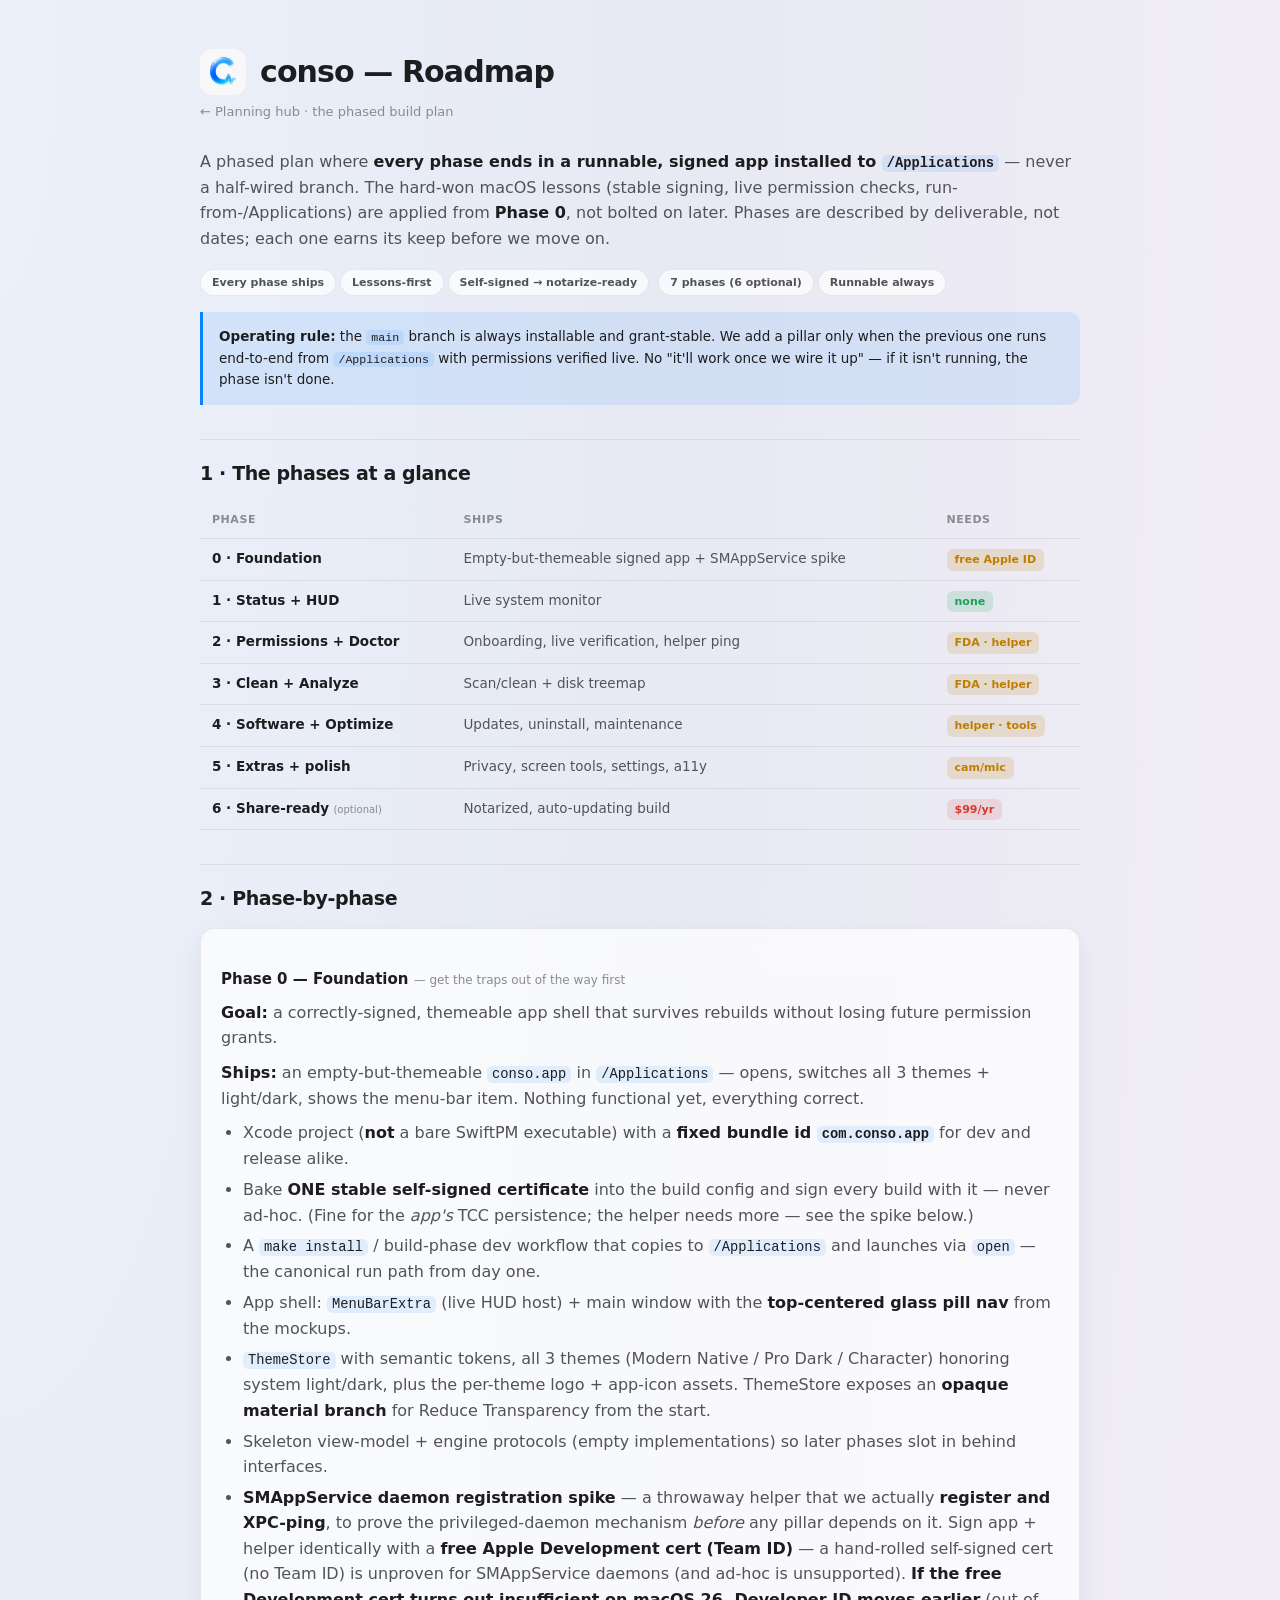
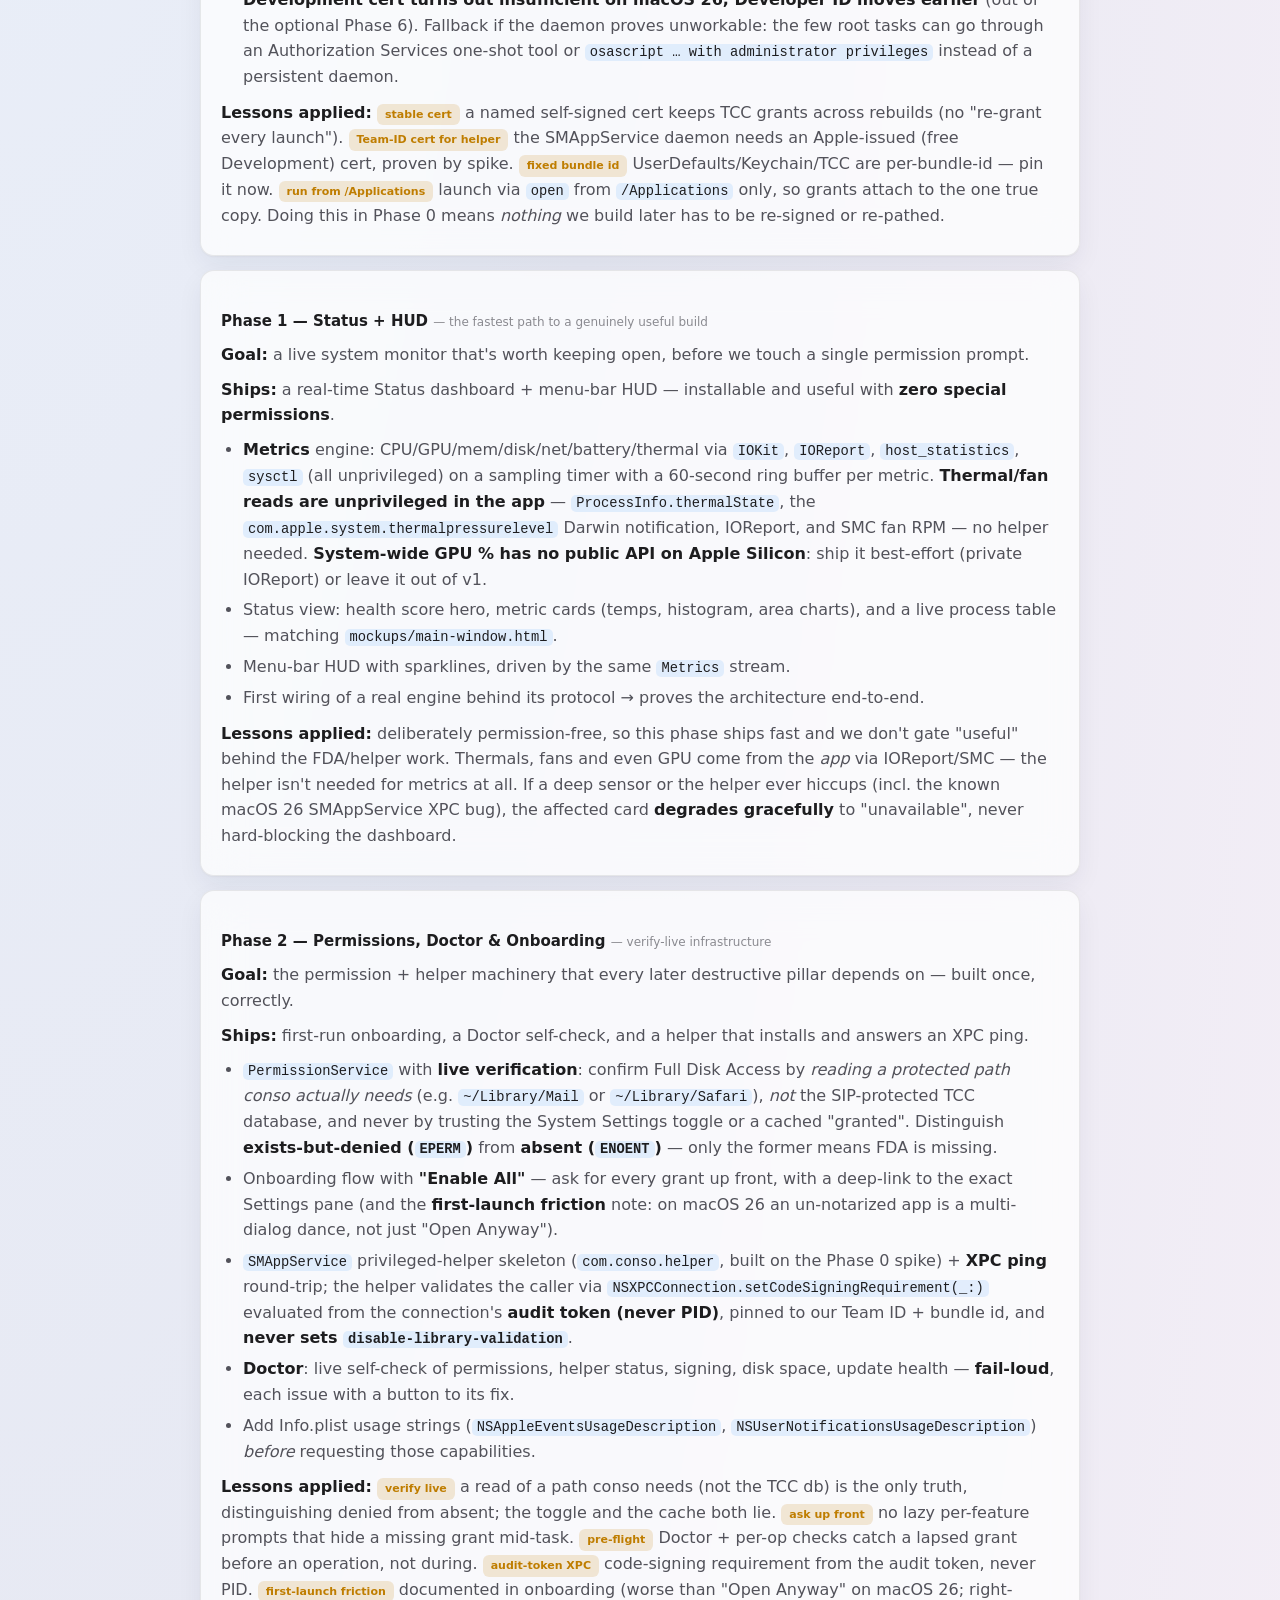
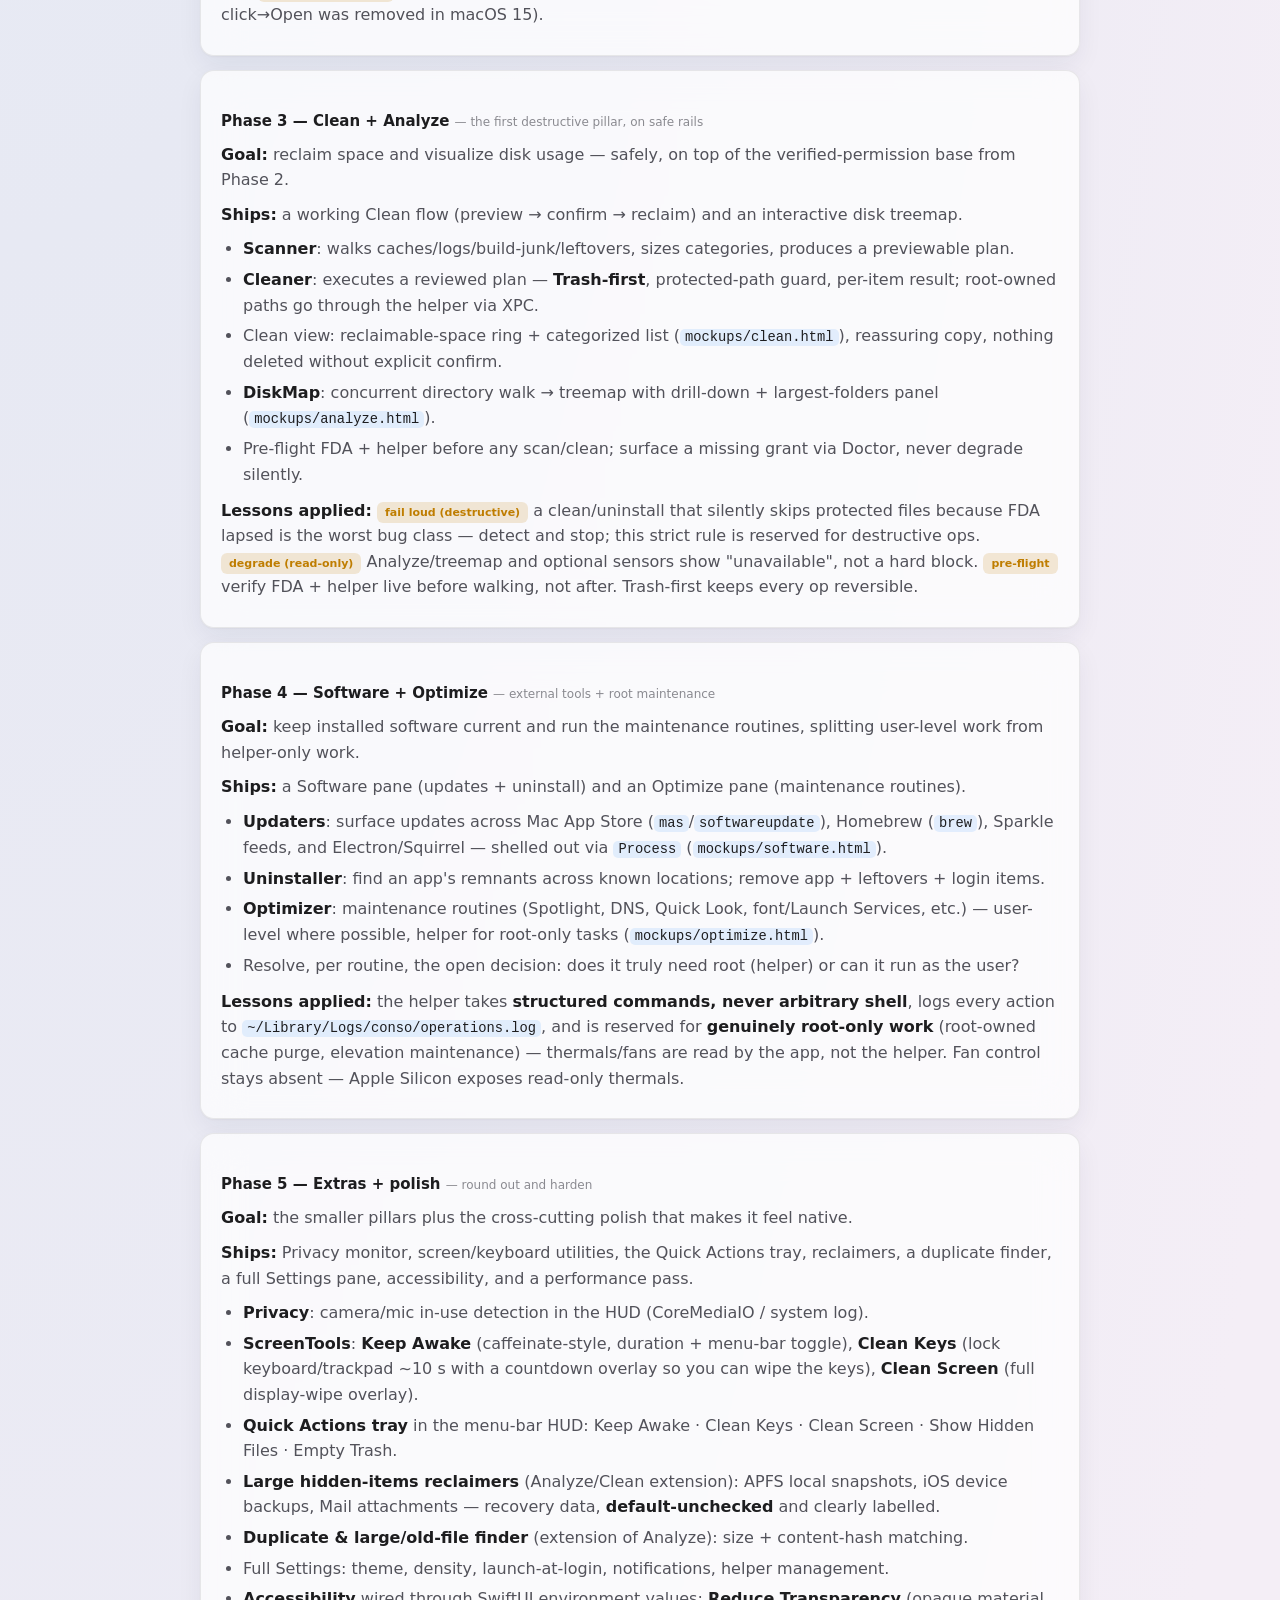
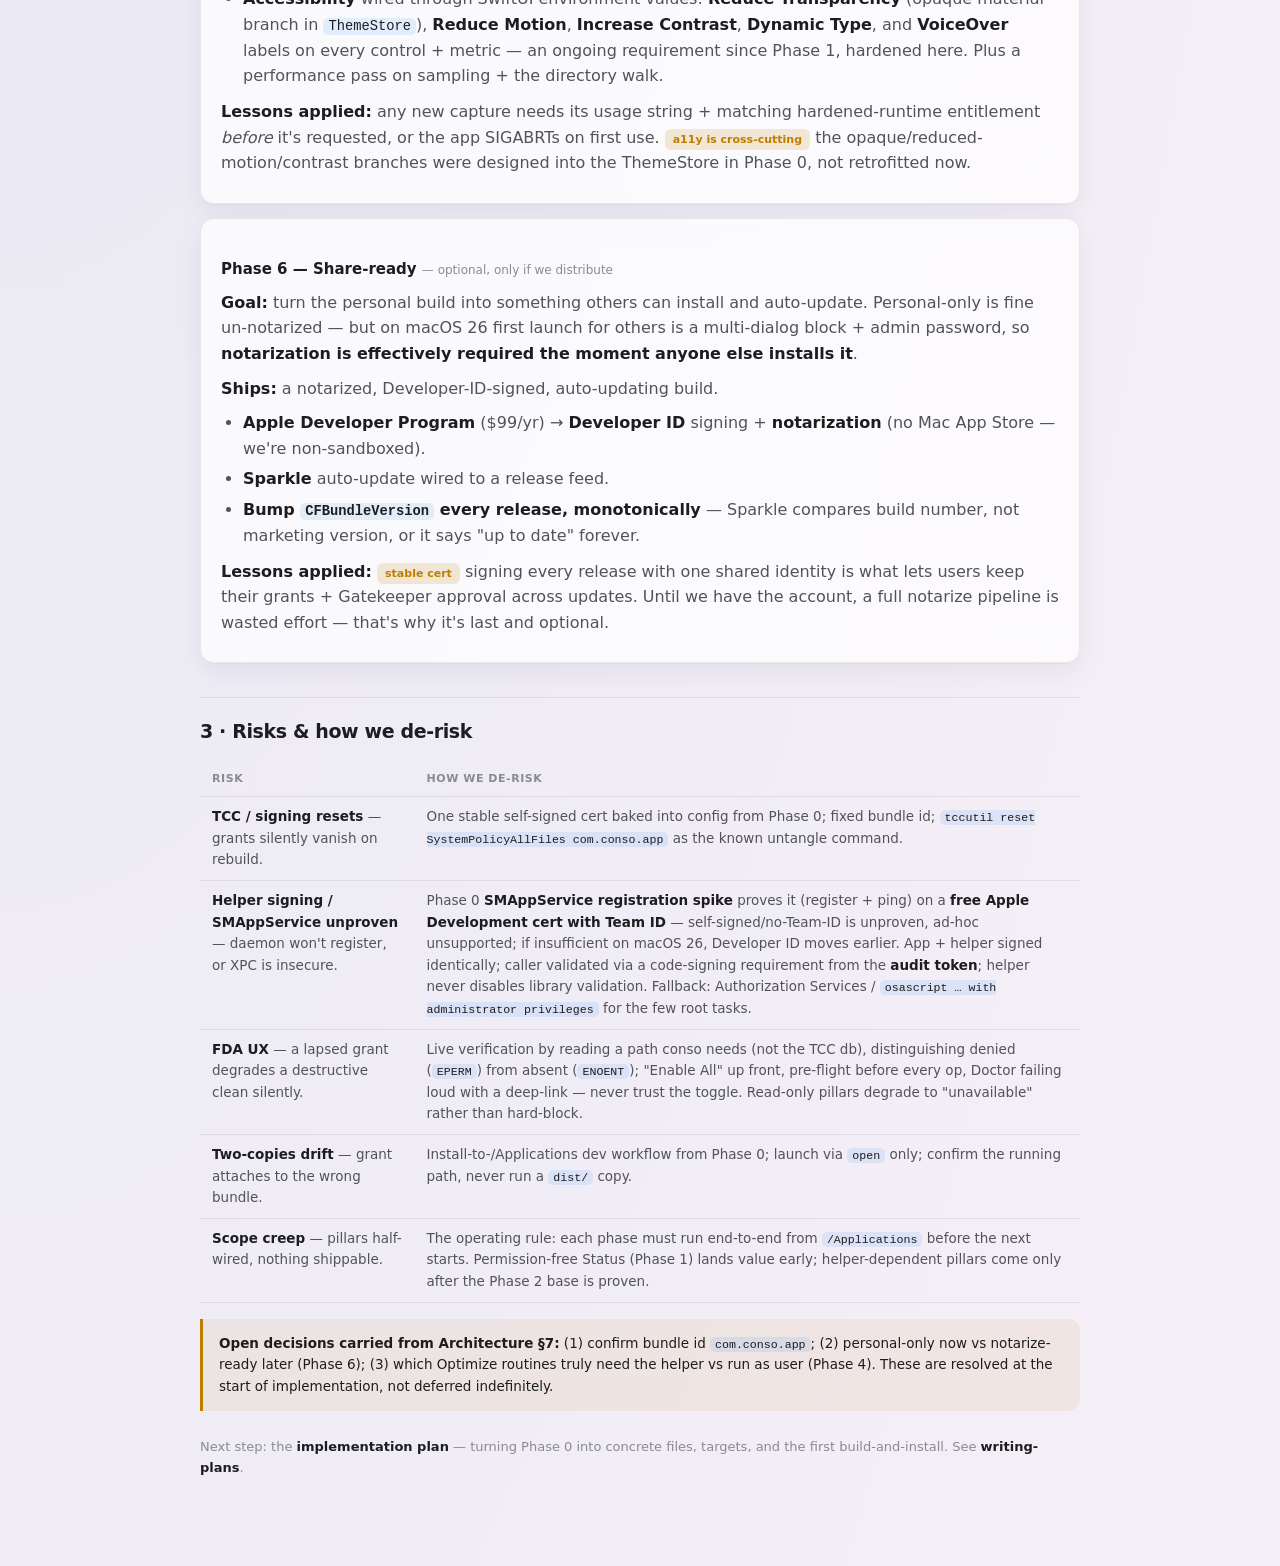
<file: docs/roadmap.html>
<!doctype html>
<html lang="en">
<head>
<meta charset="utf-8" />
<meta name="viewport" content="width=device-width, initial-scale=1" />
<title>conso — Roadmap</title>
<style>
  :root{
    --bg:radial-gradient(120% 120% at 0% 0%,#eaf1fb,#e7e9f3 45%,#f4eef6);
    --card:rgba(255,255,255,.72); --border:rgba(0,0,0,.08); --hair:rgba(0,0,0,.07);
    --text:#1d1d1f; --t2:#52525a; --t3:#8a8a90; --accent:#0a84ff; --accent-soft:rgba(10,132,255,.1);
    --good:#1aa251; --warn:#bf7d00; --bad:#d83a2e; --mono:ui-monospace,"SF Mono",Menlo,monospace;
  }
  *{box-sizing:border-box;margin:0;padding:0}
  body{font-family:-apple-system,"SF Pro Text",system-ui,sans-serif;background:var(--bg);color:var(--text);
    -webkit-font-smoothing:antialiased;line-height:1.6;padding:48px 22px 90px;}
  .wrap{max-width:880px;margin:0 auto;}
  a{color:var(--accent);text-decoration:none;} a:hover{text-decoration:underline;}
  .top{display:flex;align-items:center;gap:14px;margin-bottom:6px;}
  .logo{width:46px;height:46px;border-radius:12px;background:url("assets/mark-native.png") center/contain no-repeat;flex:none;}
  h1{font-size:30px;letter-spacing:-.03em;}
  .crumb{font-size:13px;color:var(--t3);margin-bottom:26px;} .crumb a{color:var(--t3);}
  h2{font-size:19px;letter-spacing:-.02em;margin:34px 0 12px;padding-top:18px;border-top:1px solid var(--hair);}
  h3{font-size:15px;margin:20px 0 8px;}
  p{color:var(--t2);margin:9px 0;} li{color:var(--t2);margin:5px 0;} ul,ol{padding-left:22px;}
  strong{color:var(--text);font-weight:600;}
  code{font-family:var(--mono);font-size:.86em;background:var(--accent-soft);color:var(--text);padding:1px 5px;border-radius:5px;}
  .card{background:var(--card);border:1px solid var(--border);border-radius:14px;padding:18px 20px;backdrop-filter:blur(20px);
    box-shadow:0 1px 2px rgba(0,0,0,.04),0 10px 26px rgba(20,30,60,.06);margin:14px 0;}
  pre{font-family:var(--mono);font-size:12px;line-height:1.5;color:var(--text);background:var(--card);border:1px solid var(--border);
    border-radius:14px;padding:18px;overflow:auto;margin:14px 0;}
  table{width:100%;border-collapse:collapse;margin:14px 0;font-size:13.5px;}
  th,td{text-align:left;padding:9px 12px;border-bottom:1px solid var(--hair);vertical-align:top;}
  th{font-size:11px;text-transform:uppercase;letter-spacing:.05em;color:var(--t3);font-weight:600;}
  td{color:var(--t2);} td strong{color:var(--text);}
  .tag{display:inline-block;font-size:11px;font-weight:700;padding:2px 8px;border-radius:6px;}
  .tag.y{background:rgba(26,162,81,.15);color:var(--good);} .tag.n{background:rgba(216,58,46,.13);color:var(--bad);}
  .tag.p{background:rgba(191,125,0,.16);color:var(--warn);}
  .callout{border-left:3px solid var(--accent);background:var(--accent-soft);border-radius:0 12px 12px 0;padding:14px 16px;margin:16px 0;font-size:13.5px;}
  .callout.warn{border-color:var(--warn);background:rgba(191,125,0,.08);}
  .callout b{color:var(--text);}
  .lead{font-size:16px;color:var(--t2);}
  .pill{display:inline-block;font-size:11px;font-weight:600;background:var(--card);border:1px solid var(--border);border-radius:999px;padding:4px 11px;color:var(--t2);margin:3px 4px 0 0;}
</style>
</head>
<body>
<div class="wrap">

  <div class="top"><div class="logo"></div><h1>conso — Roadmap</h1></div>
  <div class="crumb"><a href="index.html">← Planning hub</a> · the phased build plan</div>

  <p class="lead">A phased plan where <strong>every phase ends in a runnable, signed app installed to <code>/Applications</code></strong> — never a half-wired branch. The hard-won macOS lessons (stable signing, live permission checks, run-from-/Applications) are applied from <strong>Phase 0</strong>, not bolted on later. Phases are described by deliverable, not dates; each one earns its keep before we move on.</p>

  <div style="margin-top:14px">
    <span class="pill">Every phase ships</span><span class="pill">Lessons-first</span><span class="pill">Self-signed → notarize-ready</span>
    <span class="pill">7 phases (6 optional)</span><span class="pill">Runnable always</span>
  </div>

  <div class="callout"><b>Operating rule:</b> the <code>main</code> branch is always installable and grant-stable. We add a pillar only when the previous one runs end-to-end from <code>/Applications</code> with permissions verified live. No "it'll work once we wire it up" — if it isn't running, the phase isn't done.</div>

  <h2>1 · The phases at a glance</h2>
  <table>
    <tr><th>Phase</th><th>Ships</th><th>Needs</th></tr>
    <tr><td><strong>0 · Foundation</strong></td><td>Empty-but-themeable signed app + SMAppService spike</td><td><span class="tag p">free Apple ID</span></td></tr>
    <tr><td><strong>1 · Status + HUD</strong></td><td>Live system monitor</td><td><span class="tag y">none</span></td></tr>
    <tr><td><strong>2 · Permissions + Doctor</strong></td><td>Onboarding, live verification, helper ping</td><td><span class="tag p">FDA · helper</span></td></tr>
    <tr><td><strong>3 · Clean + Analyze</strong></td><td>Scan/clean + disk treemap</td><td><span class="tag p">FDA · helper</span></td></tr>
    <tr><td><strong>4 · Software + Optimize</strong></td><td>Updates, uninstall, maintenance</td><td><span class="tag p">helper · tools</span></td></tr>
    <tr><td><strong>5 · Extras + polish</strong></td><td>Privacy, screen tools, settings, a11y</td><td><span class="tag p">cam/mic</span></td></tr>
    <tr><td><strong>6 · Share-ready</strong> <span style="font-size:10px;color:var(--t3)">(optional)</span></td><td>Notarized, auto-updating build</td><td><span class="tag n">$99/yr</span></td></tr>
  </table>

  <h2>2 · Phase-by-phase</h2>

  <div class="card">
    <h3>Phase 0 — Foundation <span style="font-size:12px;font-weight:400;color:var(--t3)">— get the traps out of the way first</span></h3>
    <p><strong>Goal:</strong> a correctly-signed, themeable app shell that survives rebuilds without losing future permission grants.</p>
    <p><strong>Ships:</strong> an empty-but-themeable <code>conso.app</code> in <code>/Applications</code> — opens, switches all 3 themes + light/dark, shows the menu-bar item. Nothing functional yet, everything correct.</p>
    <ul>
      <li>Xcode project (<strong>not</strong> a bare SwiftPM executable) with a <strong>fixed bundle id <code>com.conso.app</code></strong> for dev and release alike.</li>
      <li>Bake <strong>ONE stable self-signed certificate</strong> into the build config and sign every build with it — never ad-hoc. (Fine for the <em>app's</em> TCC persistence; the helper needs more — see the spike below.)</li>
      <li>A <code>make install</code> / build-phase dev workflow that copies to <code>/Applications</code> and launches via <code>open</code> — the canonical run path from day one.</li>
      <li>App shell: <code>MenuBarExtra</code> (live HUD host) + main window with the <strong>top-centered glass pill nav</strong> from the mockups.</li>
      <li><code>ThemeStore</code> with semantic tokens, all 3 themes (Modern Native / Pro Dark / Character) honoring system light/dark, plus the per-theme logo + app-icon assets. ThemeStore exposes an <strong>opaque material branch</strong> for Reduce Transparency from the start.</li>
      <li>Skeleton view-model + engine protocols (empty implementations) so later phases slot in behind interfaces.</li>
      <li><strong>SMAppService daemon registration spike</strong> — a throwaway helper that we actually <strong>register and XPC-ping</strong>, to prove the privileged-daemon mechanism <em>before</em> any pillar depends on it. Sign app + helper identically with a <strong>free Apple Development cert (Team ID)</strong> — a hand-rolled self-signed cert (no Team ID) is unproven for SMAppService daemons (and ad-hoc is unsupported). <strong>If the free Development cert turns out insufficient on macOS 26, Developer ID moves earlier</strong> (out of the optional Phase 6). Fallback if the daemon proves unworkable: the few root tasks can go through an Authorization Services one-shot tool or <code>osascript … with administrator privileges</code> instead of a persistent daemon.</li>
    </ul>
    <p style="margin-top:10px"><strong>Lessons applied:</strong> <span class="tag p">stable cert</span> a named self-signed cert keeps TCC grants across rebuilds (no "re-grant every launch"). <span class="tag p">Team-ID cert for helper</span> the SMAppService daemon needs an Apple-issued (free Development) cert, proven by spike. <span class="tag p">fixed bundle id</span> UserDefaults/Keychain/TCC are per-bundle-id — pin it now. <span class="tag p">run from /Applications</span> launch via <code>open</code> from <code>/Applications</code> only, so grants attach to the one true copy. Doing this in Phase 0 means <em>nothing</em> we build later has to be re-signed or re-pathed.</p>
  </div>

  <div class="card">
    <h3>Phase 1 — Status + HUD <span style="font-size:12px;font-weight:400;color:var(--t3)">— the fastest path to a genuinely useful build</span></h3>
    <p><strong>Goal:</strong> a live system monitor that's worth keeping open, before we touch a single permission prompt.</p>
    <p><strong>Ships:</strong> a real-time Status dashboard + menu-bar HUD — installable and useful with <strong>zero special permissions</strong>.</p>
    <ul>
      <li><strong>Metrics</strong> engine: CPU/GPU/mem/disk/net/battery/thermal via <code>IOKit</code>, <code>IOReport</code>, <code>host_statistics</code>, <code>sysctl</code> (all unprivileged) on a sampling timer with a 60-second ring buffer per metric. <strong>Thermal/fan reads are unprivileged in the app</strong> — <code>ProcessInfo.thermalState</code>, the <code>com.apple.system.thermalpressurelevel</code> Darwin notification, IOReport, and SMC fan RPM — no helper needed. <strong>System-wide GPU % has no public API on Apple Silicon</strong>: ship it best-effort (private IOReport) or leave it out of v1.</li>
      <li>Status view: health score hero, metric cards (temps, histogram, area charts), and a live process table — matching <code>mockups/main-window.html</code>.</li>
      <li>Menu-bar HUD with sparklines, driven by the same <code>Metrics</code> stream.</li>
      <li>First wiring of a real engine behind its protocol → proves the architecture end-to-end.</li>
    </ul>
    <p style="margin-top:10px"><strong>Lessons applied:</strong> deliberately permission-free, so this phase ships fast and we don't gate "useful" behind the FDA/helper work. Thermals, fans and even GPU come from the <em>app</em> via IOReport/SMC — the helper isn't needed for metrics at all. If a deep sensor or the helper ever hiccups (incl. the known macOS 26 SMAppService XPC bug), the affected card <strong>degrades gracefully</strong> to "unavailable", never hard-blocking the dashboard.</p>
  </div>

  <div class="card">
    <h3>Phase 2 — Permissions, Doctor &amp; Onboarding <span style="font-size:12px;font-weight:400;color:var(--t3)">— verify-live infrastructure</span></h3>
    <p><strong>Goal:</strong> the permission + helper machinery that every later destructive pillar depends on — built once, correctly.</p>
    <p><strong>Ships:</strong> first-run onboarding, a Doctor self-check, and a helper that installs and answers an XPC ping.</p>
    <ul>
      <li><code>PermissionService</code> with <strong>live verification</strong>: confirm Full Disk Access by <em>reading a protected path conso actually needs</em> (e.g. <code>~/Library/Mail</code> or <code>~/Library/Safari</code>), <em>not</em> the SIP-protected TCC database, and never by trusting the System Settings toggle or a cached "granted". Distinguish <strong>exists-but-denied (<code>EPERM</code>)</strong> from <strong>absent (<code>ENOENT</code>)</strong> — only the former means FDA is missing.</li>
      <li>Onboarding flow with <strong>"Enable All"</strong> — ask for every grant up front, with a deep-link to the exact Settings pane (and the <strong>first-launch friction</strong> note: on macOS 26 an un-notarized app is a multi-dialog dance, not just "Open Anyway").</li>
      <li><code>SMAppService</code> privileged-helper skeleton (<code>com.conso.helper</code>, built on the Phase 0 spike) + <strong>XPC ping</strong> round-trip; the helper validates the caller via <code>NSXPCConnection.setCodeSigningRequirement(_:)</code> evaluated from the connection's <strong>audit token (never PID)</strong>, pinned to our Team ID + bundle id, and <strong>never sets <code>disable-library-validation</code></strong>.</li>
      <li><strong>Doctor</strong>: live self-check of permissions, helper status, signing, disk space, update health — <strong>fail-loud</strong>, each issue with a button to its fix.</li>
      <li>Add Info.plist usage strings (<code>NSAppleEventsUsageDescription</code>, <code>NSUserNotificationsUsageDescription</code>) <em>before</em> requesting those capabilities.</li>
    </ul>
    <p style="margin-top:10px"><strong>Lessons applied:</strong> <span class="tag p">verify live</span> a read of a path conso needs (not the TCC db) is the only truth, distinguishing denied from absent; the toggle and the cache both lie. <span class="tag p">ask up front</span> no lazy per-feature prompts that hide a missing grant mid-task. <span class="tag p">pre-flight</span> Doctor + per-op checks catch a lapsed grant before an operation, not during. <span class="tag p">audit-token XPC</span> code-signing requirement from the audit token, never PID. <span class="tag p">first-launch friction</span> documented in onboarding (worse than "Open Anyway" on macOS 26; right-click→Open was removed in macOS 15).</p>
  </div>

  <div class="card">
    <h3>Phase 3 — Clean + Analyze <span style="font-size:12px;font-weight:400;color:var(--t3)">— the first destructive pillar, on safe rails</span></h3>
    <p><strong>Goal:</strong> reclaim space and visualize disk usage — safely, on top of the verified-permission base from Phase 2.</p>
    <p><strong>Ships:</strong> a working Clean flow (preview → confirm → reclaim) and an interactive disk treemap.</p>
    <ul>
      <li><strong>Scanner</strong>: walks caches/logs/build-junk/leftovers, sizes categories, produces a previewable plan.</li>
      <li><strong>Cleaner</strong>: executes a reviewed plan — <strong>Trash-first</strong>, protected-path guard, per-item result; root-owned paths go through the helper via XPC.</li>
      <li>Clean view: reclaimable-space ring + categorized list (<code>mockups/clean.html</code>), reassuring copy, nothing deleted without explicit confirm.</li>
      <li><strong>DiskMap</strong>: concurrent directory walk → treemap with drill-down + largest-folders panel (<code>mockups/analyze.html</code>).</li>
      <li>Pre-flight FDA + helper before any scan/clean; surface a missing grant via Doctor, never degrade silently.</li>
    </ul>
    <p style="margin-top:10px"><strong>Lessons applied:</strong> <span class="tag p">fail loud (destructive)</span> a clean/uninstall that silently skips protected files because FDA lapsed is the worst bug class — detect and stop; this strict rule is reserved for destructive ops. <span class="tag p">degrade (read-only)</span> Analyze/treemap and optional sensors show "unavailable", not a hard block. <span class="tag p">pre-flight</span> verify FDA + helper live before walking, not after. Trash-first keeps every op reversible.</p>
  </div>

  <div class="card">
    <h3>Phase 4 — Software + Optimize <span style="font-size:12px;font-weight:400;color:var(--t3)">— external tools + root maintenance</span></h3>
    <p><strong>Goal:</strong> keep installed software current and run the maintenance routines, splitting user-level work from helper-only work.</p>
    <p><strong>Ships:</strong> a Software pane (updates + uninstall) and an Optimize pane (maintenance routines).</p>
    <ul>
      <li><strong>Updaters</strong>: surface updates across Mac App Store (<code>mas</code>/<code>softwareupdate</code>), Homebrew (<code>brew</code>), Sparkle feeds, and Electron/Squirrel — shelled out via <code>Process</code> (<code>mockups/software.html</code>).</li>
      <li><strong>Uninstaller</strong>: find an app's remnants across known locations; remove app + leftovers + login items.</li>
      <li><strong>Optimizer</strong>: maintenance routines (Spotlight, DNS, Quick Look, font/Launch Services, etc.) — user-level where possible, helper for root-only tasks (<code>mockups/optimize.html</code>).</li>
      <li>Resolve, per routine, the open decision: does it truly need root (helper) or can it run as the user?</li>
    </ul>
    <p style="margin-top:10px"><strong>Lessons applied:</strong> the helper takes <strong>structured commands, never arbitrary shell</strong>, logs every action to <code>~/Library/Logs/conso/operations.log</code>, and is reserved for <strong>genuinely root-only work</strong> (root-owned cache purge, elevation maintenance) — thermals/fans are read by the app, not the helper. Fan control stays absent — Apple Silicon exposes read-only thermals.</p>
  </div>

  <div class="card">
    <h3>Phase 5 — Extras + polish <span style="font-size:12px;font-weight:400;color:var(--t3)">— round out and harden</span></h3>
    <p><strong>Goal:</strong> the smaller pillars plus the cross-cutting polish that makes it feel native.</p>
    <p><strong>Ships:</strong> Privacy monitor, screen/keyboard utilities, the Quick Actions tray, reclaimers, a duplicate finder, a full Settings pane, accessibility, and a performance pass.</p>
    <ul>
      <li><strong>Privacy</strong>: camera/mic in-use detection in the HUD (CoreMediaIO / system log).</li>
      <li><strong>ScreenTools</strong>: <strong>Keep Awake</strong> (caffeinate-style, duration + menu-bar toggle), <strong>Clean Keys</strong> (lock keyboard/trackpad ~10 s with a countdown overlay so you can wipe the keys), <strong>Clean Screen</strong> (full display-wipe overlay).</li>
      <li><strong>Quick Actions tray</strong> in the menu-bar HUD: Keep Awake · Clean Keys · Clean Screen · Show Hidden Files · Empty Trash.</li>
      <li><strong>Large hidden-items reclaimers</strong> (Analyze/Clean extension): APFS local snapshots, iOS device backups, Mail attachments — recovery data, <strong>default-unchecked</strong> and clearly labelled.</li>
      <li><strong>Duplicate &amp; large/old-file finder</strong> (extension of Analyze): size + content-hash matching.</li>
      <li>Full Settings: theme, density, launch-at-login, notifications, helper management.</li>
      <li><strong>Accessibility</strong> wired through SwiftUI environment values: <strong>Reduce Transparency</strong> (opaque material branch in <code>ThemeStore</code>), <strong>Reduce Motion</strong>, <strong>Increase Contrast</strong>, <strong>Dynamic Type</strong>, and <strong>VoiceOver</strong> labels on every control + metric — an ongoing requirement since Phase 1, hardened here. Plus a performance pass on sampling + the directory walk.</li>
    </ul>
    <p style="margin-top:10px"><strong>Lessons applied:</strong> any new capture needs its usage string + matching hardened-runtime entitlement <em>before</em> it's requested, or the app SIGABRTs on first use. <span class="tag p">a11y is cross-cutting</span> the opaque/reduced-motion/contrast branches were designed into the ThemeStore in Phase 0, not retrofitted now.</p>
  </div>

  <div class="card">
    <h3>Phase 6 — Share-ready <span style="font-size:12px;font-weight:400;color:var(--t3)">— optional, only if we distribute</span></h3>
    <p><strong>Goal:</strong> turn the personal build into something others can install and auto-update. Personal-only is fine un-notarized — but on macOS 26 first launch for others is a multi-dialog block + admin password, so <strong>notarization is effectively required the moment anyone else installs it</strong>.</p>
    <p><strong>Ships:</strong> a notarized, Developer-ID-signed, auto-updating build.</p>
    <ul>
      <li><strong>Apple Developer Program</strong> ($99/yr) → <strong>Developer ID</strong> signing + <strong>notarization</strong> (no Mac App Store — we're non-sandboxed).</li>
      <li><strong>Sparkle</strong> auto-update wired to a release feed.</li>
      <li><strong>Bump <code>CFBundleVersion</code> every release, monotonically</strong> — Sparkle compares build number, not marketing version, or it says "up to date" forever.</li>
    </ul>
    <p style="margin-top:10px"><strong>Lessons applied:</strong> <span class="tag p">stable cert</span> signing every release with one shared identity is what lets users keep their grants + Gatekeeper approval across updates. Until we have the account, a full notarize pipeline is wasted effort — that's why it's last and optional.</p>
  </div>

  <h2>3 · Risks &amp; how we de-risk</h2>
  <table>
    <tr><th>Risk</th><th>How we de-risk</th></tr>
    <tr><td><strong>TCC / signing resets</strong> — grants silently vanish on rebuild.</td><td>One stable self-signed cert baked into config from Phase 0; fixed bundle id; <code>tccutil reset SystemPolicyAllFiles com.conso.app</code> as the known untangle command.</td></tr>
    <tr><td><strong>Helper signing / SMAppService unproven</strong> — daemon won't register, or XPC is insecure.</td><td>Phase 0 <strong>SMAppService registration spike</strong> proves it (register + ping) on a <strong>free Apple Development cert with Team ID</strong> — self-signed/no-Team-ID is unproven, ad-hoc unsupported; if insufficient on macOS 26, Developer ID moves earlier. App + helper signed identically; caller validated via a code-signing requirement from the <strong>audit token</strong>; helper never disables library validation. Fallback: Authorization Services / <code>osascript … with administrator privileges</code> for the few root tasks.</td></tr>
    <tr><td><strong>FDA UX</strong> — a lapsed grant degrades a destructive clean silently.</td><td>Live verification by reading a path conso needs (not the TCC db), distinguishing denied (<code>EPERM</code>) from absent (<code>ENOENT</code>); "Enable All" up front, pre-flight before every op, Doctor failing loud with a deep-link — never trust the toggle. Read-only pillars degrade to "unavailable" rather than hard-block.</td></tr>
    <tr><td><strong>Two-copies drift</strong> — grant attaches to the wrong bundle.</td><td>Install-to-/Applications dev workflow from Phase 0; launch via <code>open</code> only; confirm the running path, never run a <code>dist/</code> copy.</td></tr>
    <tr><td><strong>Scope creep</strong> — pillars half-wired, nothing shippable.</td><td>The operating rule: each phase must run end-to-end from <code>/Applications</code> before the next starts. Permission-free Status (Phase 1) lands value early; helper-dependent pillars come only after the Phase 2 base is proven.</td></tr>
  </table>

  <div class="callout warn"><b>Open decisions carried from Architecture §7:</b> (1) confirm bundle id <code>com.conso.app</code>; (2) personal-only now vs notarize-ready later (Phase 6); (3) which Optimize routines truly need the helper vs run as user (Phase 4). These are resolved at the start of implementation, not deferred indefinitely.</div>

  <p style="margin-top:26px;font-size:13px;color:var(--t3)">Next step: the <strong>implementation plan</strong> — turning Phase 0 into concrete files, targets, and the first build-and-install. See <strong>writing-plans</strong>.</p>

</div>
</body>
</html>
</file>
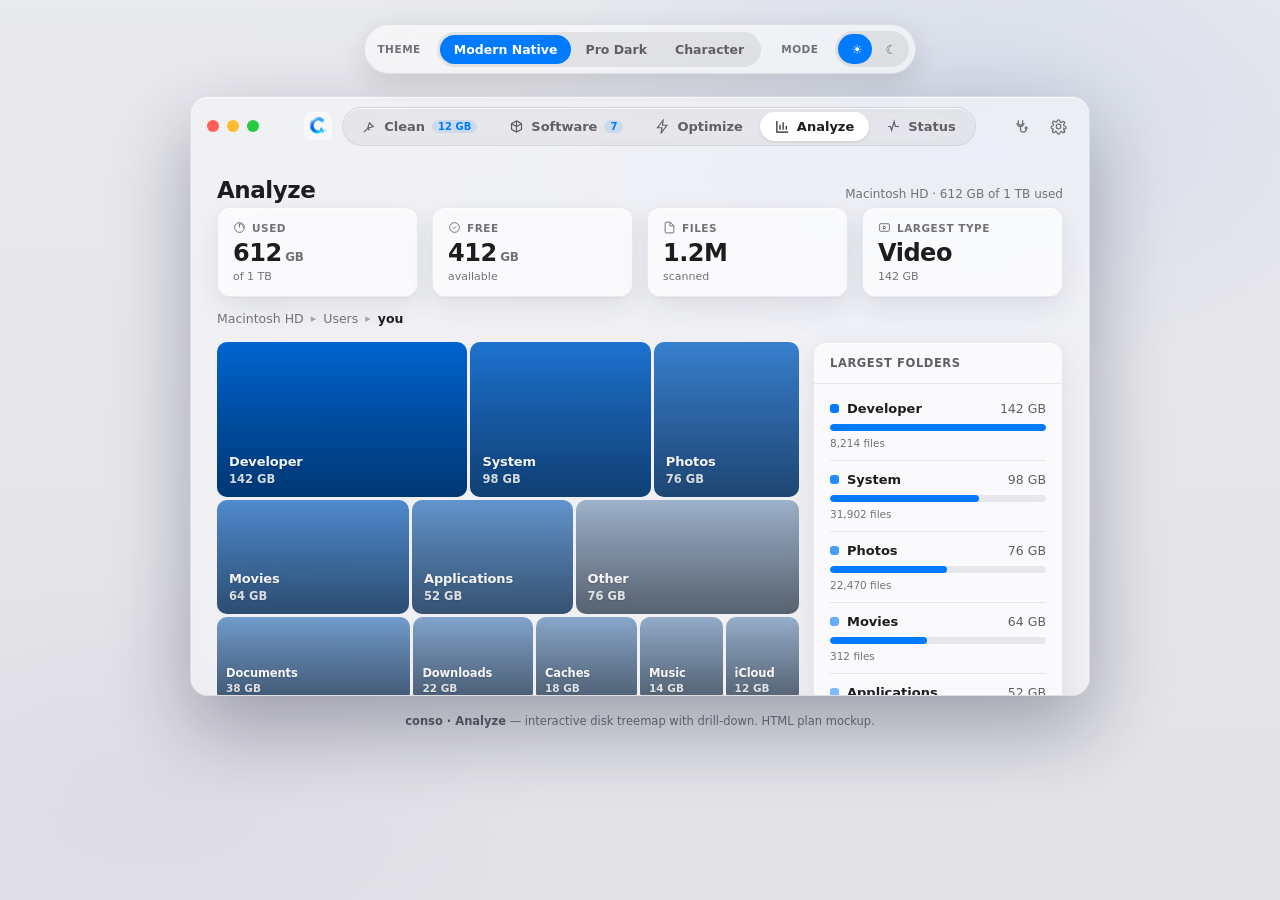
<file: docs/mockups/analyze.html>
<!doctype html>
<html lang="en" data-theme="native" data-appearance="light">
<head>
<meta charset="utf-8" />
<meta name="viewport" content="width=device-width, initial-scale=1" />
<title>conso — Analyze (mockup)</title>
<script>(function(){var t=localStorage.getItem('conso-theme')||'native',a=localStorage.getItem('conso-appearance')||'light';document.documentElement.setAttribute('data-theme',t);document.documentElement.setAttribute('data-appearance',t==='pro'?'dark':a);})();</script>
<link rel="stylesheet" href="conso.css" />
<style>
  /* ---- summary stat strip icons ---- */
  .stat .k svg{ width:13px; height:13px; color:var(--text-3); }

  .crumbs{ display:flex; align-items:center; gap:7px; font-size:12.5px; color:var(--text-3); margin:2px 0 16px; flex-wrap:wrap; }
  .crumbs .c{ cursor:pointer; transition:color .15s ease; }
  .crumbs .c:hover{ color:var(--text-2); }
  .crumbs .c.cur{ color:var(--text); font-weight:600; }
  .crumbs .sep{ color:var(--text-3); opacity:.6; font-size:11px; }

  .analyze{ display:flex; gap:14px; align-items:stretch; }

  /* ---- treemap ---- */
  .treemap{ flex:1.7; display:flex; flex-direction:column; gap:3px; height:360px; }
  .tm-row{ display:flex; gap:3px; min-height:0; }
  .tile{ position:relative; isolation:isolate; border-radius:10px; overflow:hidden; cursor:pointer; min-width:0;
    display:flex; flex-direction:column; justify-content:flex-end;
    padding:11px 12px; transition:transform .16s ease, box-shadow .16s ease; }
  .tile::before{ content:""; position:absolute; inset:0; z-index:-2; opacity:var(--o,1); background:var(--accent); }
  .tile::after{ content:""; position:absolute; inset:0; z-index:-1; background:linear-gradient(to top, rgba(0,0,0,.55), rgba(0,0,0,.3) 70%, rgba(0,0,0,.18)); }
  .tile:hover{ transform:translateY(-2px); box-shadow:0 10px 24px rgba(10,16,40,.22); z-index:2; }
  .tile .tn{ font-size:13px; font-weight:650; line-height:1.15; color:rgba(255,255,255,.95);
    letter-spacing:-.01em; text-shadow:0 1px 2px rgba(0,0,0,.18); }
  .tile .ts{ font-family:var(--font-num); font-size:11.5px; font-weight:600; margin-top:2px;
    color:rgba(255,255,255,.82); text-shadow:0 1px 2px rgba(0,0,0,.18); }
  .tile.sm{ padding:8px 9px; }
  .tile.sm .tn{ font-size:11.5px; }
  .tile.sm .ts{ font-size:10.5px; }
  .tile.tiny{ align-items:center; justify-content:center; padding:0; }
  .tile.tiny .dot{ width:5px; height:5px; border-radius:50%; background:rgba(255,255,255,.55); }

  /* ---- right glass panel ---- */
  .topfolders{ width:250px; flex:none; display:flex; flex-direction:column;
    background:var(--card); border:1px solid var(--card-border); border-radius:var(--radius);
    box-shadow:var(--card-shadow), inset 0 1px 0 var(--edge-hi); overflow:hidden; }
  .topfolders .tfh{ padding:13px 16px; border-bottom:1px solid var(--hair);
    font-size:11.5px; font-weight:600; color:var(--text-2); text-transform:uppercase; letter-spacing:.05em; }
  .tf-body{ padding:6px 16px 10px; flex:1; }
  .tf-row{ padding:11px 0; border-top:1px solid var(--hair); }
  .tf-row:first-child{ border-top:0; }
  .tf-top{ display:flex; align-items:baseline; justify-content:space-between; gap:10px; }
  .tf-top .nm{ display:flex; align-items:center; gap:8px; min-width:0; font-size:13px; font-weight:600; }
  .tf-top .nm span{ overflow:hidden; text-overflow:ellipsis; white-space:nowrap; }
  .tf-top .sw{ width:9px; height:9px; border-radius:3px; flex:none; background:var(--accent); }
  .tf-top .sz{ font-family:var(--font-num); font-size:12.5px; color:var(--text-2); flex:none; }
  .tf-row .bar{ margin-top:8px; }
  .tf-sub{ margin-top:6px; font-size:10.5px; color:var(--text-3); font-family:var(--font-num); }
  .topfolders .tff{ display:flex; align-items:center; gap:10px; padding:13px 16px; border-top:1px solid var(--hair); }
  .topfolders .tff .tot{ font-size:12px; color:var(--text-3); }
  .topfolders .tff .tot b{ color:var(--text-2); font-weight:600; font-family:var(--font-num); }
  .topfolders .tff .btn{ margin-left:auto; padding:7px 14px; font-size:12.5px; }

  .tmnote{ margin-top:14px; font-size:11.5px; color:var(--text-3); display:flex; align-items:center; gap:7px; }
  .tmnote svg{ width:14px; height:14px; flex:none; color:var(--text-3); }
</style>
</head>
<body>

  <div class="switcher">
    <span class="lbl">Theme</span>
    <div class="seg" id="seg">
      <button data-t="native">Modern Native</button>
      <button data-t="pro">Pro Dark</button>
      <button data-t="character">Character</button>
    </div>
    <span class="lbl" style="margin-left:4px">Mode</span>
    <div class="seg" id="app">
      <button data-a="light" class="appbtn" title="Light">☀</button>
      <button data-a="dark" class="appbtn" title="Dark">☾</button>
    </div>
  </div>

  <div class="stage">
    <div class="window">
      <div class="topbar">
        <div class="tb-left"><div class="lights"><i class="r"></i><i class="y"></i><i class="g"></i></div></div>
        <div class="navwrap">
          <span class="logo"></span>
          <nav class="pillnav">
            <a class="item" href="clean.html"><svg viewBox="0 0 24 24" fill="none" stroke="currentColor" stroke-width="1.9"><path d="M3 21l6-6m0 0l3-9 6 6-9 3zm0 0l3 3"/></svg><span class="t">Clean</span><span class="badge">12 GB</span></a>
            <a class="item" href="software.html"><svg viewBox="0 0 24 24" fill="none" stroke="currentColor" stroke-width="1.9"><path d="M12 3l8 4.5v9L12 21l-8-4.5v-9L12 3zm0 0v18M4 7.5l8 4.5 8-4.5"/></svg><span class="t">Software</span><span class="badge">7</span></a>
            <a class="item" href="optimize.html"><svg viewBox="0 0 24 24" fill="none" stroke="currentColor" stroke-width="1.9"><path d="M13 2L4 14h7l-1 8 9-12h-7l1-8z"/></svg><span class="t">Optimize</span></a>
            <a class="item active" href="analyze.html"><svg viewBox="0 0 24 24" fill="none" stroke="currentColor" stroke-width="1.9"><path d="M3 3v18h18M8 17V9m5 8V5m5 12v-6"/></svg><span class="t">Analyze</span></a>
            <a class="item" href="main-window.html"><svg viewBox="0 0 24 24" fill="none" stroke="currentColor" stroke-width="1.9"><path d="M3 12h4l2 6 4-14 2 8h6"/></svg><span class="t">Status</span></a>
          </nav>
        </div>
        <div class="tb-right">
          <button class="iconbtn" title="Run Doctor"><svg viewBox="0 0 24 24" fill="none" stroke="currentColor" stroke-width="1.8"><path d="M9 3v4a3 3 0 006 0V3M7 7a5 5 0 0010 0M12 12v4a4 4 0 008 0v-1"/><circle cx="20" cy="14" r="1.4"/></svg></button>
          <button class="iconbtn" title="Settings"><svg viewBox="0 0 24 24" fill="none" stroke="currentColor" stroke-width="1.8"><circle cx="12" cy="12" r="3.2"/><path d="M19.4 15a1.7 1.7 0 00.3 1.9 2 2 0 11-2.7 2.7 1.7 1.7 0 00-2.9 1.2 2 2 0 11-4 0 1.7 1.7 0 00-2.9-1.2 2 2 0 11-2.7-2.7A1.7 1.7 0 003.6 15a2 2 0 110-4 1.7 1.7 0 001-2.9 2 2 0 112.7-2.7A1.7 1.7 0 0010 4.6a2 2 0 014 0 1.7 1.7 0 002.9 1.2 2 2 0 112.7 2.7 1.7 1.7 0 001.2 2.9 2 2 0 010 4 1.7 1.7 0 00-1.1 1z"/></svg></button>
        </div>
      </div>

      <main class="content">
        <div class="phead"><h1>Analyze</h1><span class="sub">Macintosh HD · 612 GB of 1 TB used</span></div>

        <!-- SUMMARY STAT STRIP -->
        <div class="statrow">
          <div class="stat">
            <div class="k"><svg viewBox="0 0 24 24" fill="none" stroke="currentColor" stroke-width="1.8"><circle cx="12" cy="12" r="9"/><path d="M12 12V5a7 7 0 016.93 8"/></svg>Used</div>
            <div class="v">612<small> GB</small></div>
            <div class="d">of 1 TB</div>
          </div>
          <div class="stat">
            <div class="k"><svg viewBox="0 0 24 24" fill="none" stroke="currentColor" stroke-width="1.8"><circle cx="12" cy="12" r="9"/><path d="M9 12l2 2 4-4"/></svg>Free</div>
            <div class="v">412<small> GB</small></div>
            <div class="d">available</div>
          </div>
          <div class="stat">
            <div class="k"><svg viewBox="0 0 24 24" fill="none" stroke="currentColor" stroke-width="1.8"><path d="M13 2H6a2 2 0 00-2 2v16a2 2 0 002 2h12a2 2 0 002-2V9l-7-7z"/><path d="M13 2v7h7"/></svg>Files</div>
            <div class="v">1.2M</div>
            <div class="d">scanned</div>
          </div>
          <div class="stat">
            <div class="k"><svg viewBox="0 0 24 24" fill="none" stroke="currentColor" stroke-width="1.8"><rect x="3" y="5" width="18" height="14" rx="2"/><path d="M10 9l5 3-5 3z"/></svg>Largest type</div>
            <div class="v">Video</div>
            <div class="d">142 GB</div>
          </div>
        </div>

        <div class="crumbs">
          <span class="c">Macintosh HD</span><span class="sep">▸</span>
          <span class="c">Users</span><span class="sep">▸</span>
          <span class="c cur">you</span>
        </div>

        <div class="analyze">
          <!-- TREEMAP -->
          <div class="treemap">
            <!-- row 1 (tall): biggest tiles dominate top-left -->
            <div class="tm-row" style="flex:1.55">
              <div class="tile" style="flex:142; --o:1">
                <span class="tn">Developer</span><span class="ts">142 GB</span>
              </div>
              <div class="tile" style="flex:98; --o:.86">
                <span class="tn">System</span><span class="ts">98 GB</span>
              </div>
              <div class="tile" style="flex:76; --o:.72">
                <span class="tn">Photos</span><span class="ts">76 GB</span>
              </div>
            </div>
            <!-- row 2 (medium) -->
            <div class="tm-row" style="flex:1.15">
              <div class="tile" style="flex:64; --o:.6">
                <span class="tn">Movies</span><span class="ts">64 GB</span>
              </div>
              <div class="tile" style="flex:52; --o:.5">
                <span class="tn">Applications</span><span class="ts">52 GB</span>
              </div>
              <div class="tile" style="flex:76; --o:.2">
                <span class="tn">Other</span><span class="ts">76 GB</span>
              </div>
            </div>
            <!-- row 3 (short): small tiles fill the remainder -->
            <div class="tm-row" style="flex:.85">
              <div class="tile sm" style="flex:38; --o:.42">
                <span class="tn">Documents</span><span class="ts">38 GB</span>
              </div>
              <div class="tile sm" style="flex:22; --o:.34">
                <span class="tn">Downloads</span><span class="ts">22 GB</span>
              </div>
              <div class="tile sm" style="flex:18; --o:.3">
                <span class="tn">Caches</span><span class="ts">18 GB</span>
              </div>
              <div class="tile sm" style="flex:14; --o:.26">
                <span class="tn">Music</span><span class="ts">14 GB</span>
              </div>
              <div class="tile sm" style="flex:12; --o:.24">
                <span class="tn">iCloud</span><span class="ts">12 GB</span>
              </div>
            </div>
          </div>

          <!-- RIGHT PANEL -->
          <div class="topfolders">
            <div class="tfh">Largest folders</div>
            <div class="tf-body">
              <div class="tf-row">
                <div class="tf-top"><span class="nm"><i class="sw" style="opacity:1"></i><span>Developer</span></span><span class="sz">142 GB</span></div>
                <div class="bar"><i style="width:100%"></i></div>
                <div class="tf-sub">8,214 files</div>
              </div>
              <div class="tf-row">
                <div class="tf-top"><span class="nm"><i class="sw" style="opacity:.86"></i><span>System</span></span><span class="sz">98 GB</span></div>
                <div class="bar"><i style="width:69%"></i></div>
                <div class="tf-sub">31,902 files</div>
              </div>
              <div class="tf-row">
                <div class="tf-top"><span class="nm"><i class="sw" style="opacity:.72"></i><span>Photos</span></span><span class="sz">76 GB</span></div>
                <div class="bar"><i style="width:54%"></i></div>
                <div class="tf-sub">22,470 files</div>
              </div>
              <div class="tf-row">
                <div class="tf-top"><span class="nm"><i class="sw" style="opacity:.6"></i><span>Movies</span></span><span class="sz">64 GB</span></div>
                <div class="bar"><i style="width:45%"></i></div>
                <div class="tf-sub">312 files</div>
              </div>
              <div class="tf-row">
                <div class="tf-top"><span class="nm"><i class="sw" style="opacity:.5"></i><span>Applications</span></span><span class="sz">52 GB</span></div>
                <div class="bar"><i style="width:37%"></i></div>
                <div class="tf-sub">1,486 files</div>
              </div>
              <div class="tf-row">
                <div class="tf-top"><span class="nm"><i class="sw" style="opacity:.42"></i><span>Documents</span></span><span class="sz">38 GB</span></div>
                <div class="bar"><i style="width:27%"></i></div>
                <div class="tf-sub">9,640 files</div>
              </div>
            </div>
            <div class="tff"><span class="tot"><b>612 GB</b> used</span><button class="btn">Rescan</button></div>
          </div>
        </div>

        <p class="tmnote">
          <svg viewBox="0 0 24 24" fill="none" stroke="currentColor" stroke-width="1.8"><circle cx="12" cy="12" r="9"/><path d="M12 8h.01M11 12h1v4h1"/></svg>
          Click a block to drill in. Needs Full Disk Access for a complete map.
        </p>
      </main>
    </div>
  </div>

  <p class="legend">
    <b>conso · Analyze</b> — interactive disk treemap with drill-down. HTML plan mockup.
  </p>

  <script src="conso.js"></script>
</body>
</html>
</file>
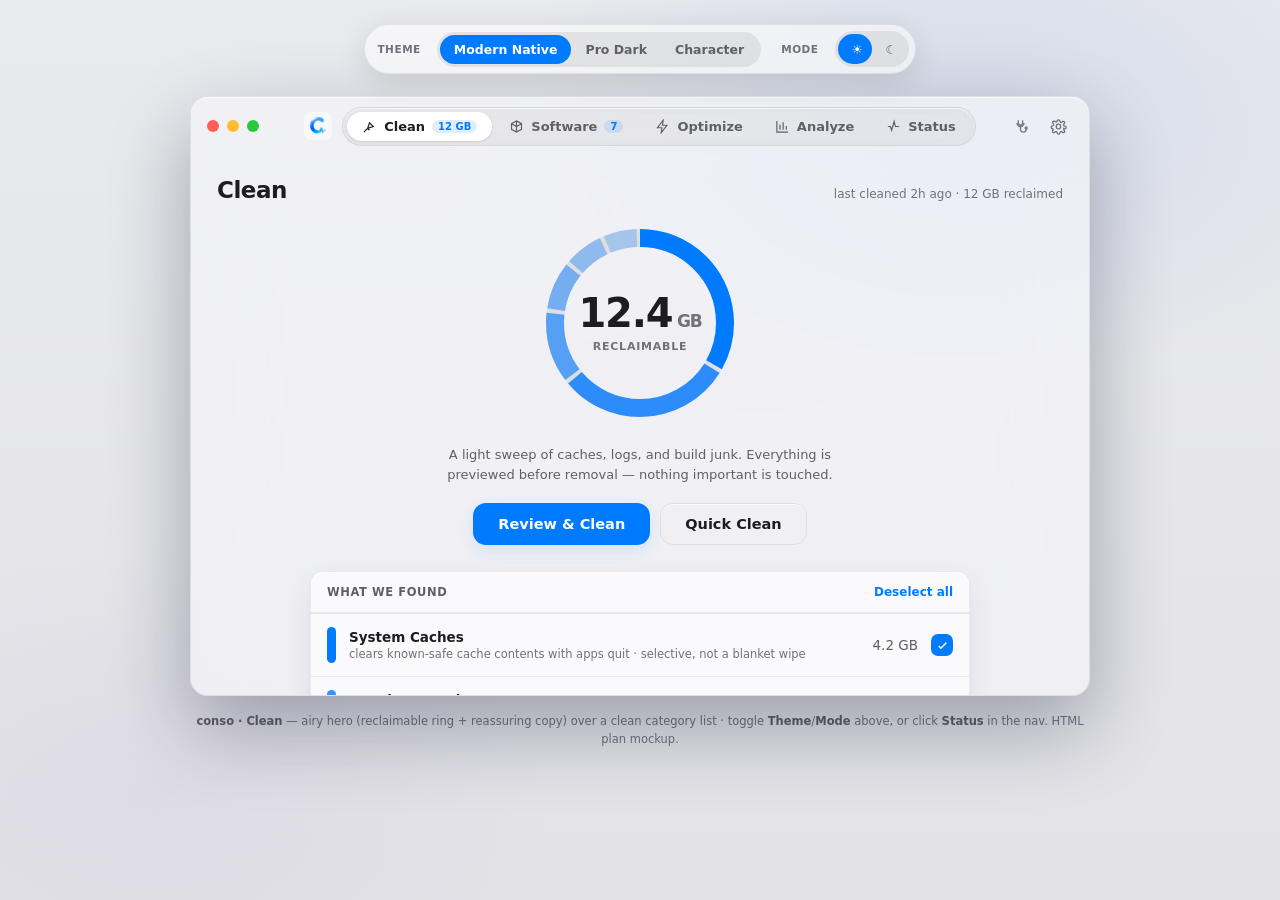
<file: docs/mockups/clean.html>
<!doctype html>
<html lang="en" data-theme="native" data-appearance="light">
<head>
<meta charset="utf-8" />
<meta name="viewport" content="width=device-width, initial-scale=1" />
<title>conso — Clean (mockup)</title>
<script>(function(){var t=localStorage.getItem('conso-theme')||'native',a=localStorage.getItem('conso-appearance')||'light';document.documentElement.setAttribute('data-theme',t);document.documentElement.setAttribute('data-appearance',t==='pro'?'dark':a);})();</script>
<link rel="stylesheet" href="conso.css" />
<style>
  .clean{ max-width:660px; margin:0 auto; }
  .hero{ text-align:center; padding:10px 0 4px; }
  .ring-wrap{ position:relative; width:212px; height:212px; margin:0 auto; }
  .ring-wrap svg{ transform:rotate(-90deg); }
  .ring-center{ position:absolute; inset:0; display:flex; flex-direction:column; align-items:center; justify-content:center; }
  .ring-center .big{ font-family:var(--font-num); font-size:40px; font-weight:600; letter-spacing:-.03em; line-height:1; }
  .ring-center .big small{ font-size:17px; color:var(--text-3); font-weight:600; }
  .ring-center .lbl2{ font-size:11px; color:var(--text-3); margin-top:7px; text-transform:uppercase; letter-spacing:.07em; font-weight:600; }
  .submsg{ color:var(--text-2); font-size:13px; margin:16px auto 18px; max-width:400px; line-height:1.55; }
  .cta-row{ display:flex; gap:10px; justify-content:center; }

  .catpanel{ margin-top:22px; background:var(--card); border:1px solid var(--card-border); border-radius:var(--radius); box-shadow:var(--card-shadow), inset 0 1px 0 var(--edge-hi); overflow:hidden; }
  .catpanel .ph{ display:flex; align-items:center; padding:13px 16px; border-bottom:1px solid var(--hair); }
  .catpanel .ph .t{ font-size:11.5px; font-weight:600; color:var(--text-2); text-transform:uppercase; letter-spacing:.05em; }
  .catpanel .ph .sel{ margin-left:auto; font-size:12px; color:var(--accent); font-weight:600; cursor:pointer; }
  .cat-row{ display:grid; grid-template-columns:auto 1fr auto auto; gap:13px; align-items:center; padding:13px 16px; border-top:1px solid var(--hair); }
  .cat-row:first-of-type{ border-top:0; }
  .cat-row .sw{ width:9px; height:36px; border-radius:5px; background:var(--accent); }
  .cat-row .nm{ font-size:13.5px; font-weight:600; }
  .cat-row .nm small{ display:block; color:var(--text-3); font-weight:400; font-size:11.5px; margin-top:2px; }
  .cat-row .sz{ font-family:var(--font-num); font-size:13.5px; color:var(--text-2); }
  .check{ width:22px; height:22px; border-radius:7px; border:1.5px solid transparent; display:grid; place-items:center; background:var(--accent); color:#fff; }
  [data-theme="pro"] .check{ color:#000; }
  .check.off{ background:transparent; border-color:var(--card-border); color:transparent; }
  .check svg{ width:13px; height:13px; }
  .catpanel .pf{ display:flex; align-items:center; gap:8px; padding:13px 16px; border-top:1px solid var(--hair); color:var(--text-3); font-size:12px; }
  .catpanel .pf .tot{ color:var(--text-2); font-weight:600; }
  .catpanel .pf .safe{ margin-left:auto; display:flex; align-items:center; gap:6px; }
  .catpanel .pf .safe svg{ width:14px; height:14px; }
</style>
</head>
<body>

  <div class="switcher">
    <span class="lbl">Theme</span>
    <div class="seg" id="seg">
      <button data-t="native">Modern Native</button>
      <button data-t="pro">Pro Dark</button>
      <button data-t="character">Character</button>
    </div>
    <span class="lbl" style="margin-left:4px">Mode</span>
    <div class="seg" id="app">
      <button data-a="light" class="appbtn" title="Light">☀</button>
      <button data-a="dark" class="appbtn" title="Dark">☾</button>
    </div>
  </div>

  <div class="stage">
    <div class="window">
      <div class="topbar">
        <div class="tb-left"><div class="lights"><i class="r"></i><i class="y"></i><i class="g"></i></div></div>
        <div class="navwrap">
          <span class="logo"></span>
          <nav class="pillnav">
            <a class="item active" href="clean.html"><svg viewBox="0 0 24 24" fill="none" stroke="currentColor" stroke-width="1.9"><path d="M3 21l6-6m0 0l3-9 6 6-9 3zm0 0l3 3"/></svg><span class="t">Clean</span><span class="badge">12 GB</span></a>
            <a class="item" href="software.html"><svg viewBox="0 0 24 24" fill="none" stroke="currentColor" stroke-width="1.9"><path d="M12 3l8 4.5v9L12 21l-8-4.5v-9L12 3zm0 0v18M4 7.5l8 4.5 8-4.5"/></svg><span class="t">Software</span><span class="badge">7</span></a>
            <a class="item" href="optimize.html"><svg viewBox="0 0 24 24" fill="none" stroke="currentColor" stroke-width="1.9"><path d="M13 2L4 14h7l-1 8 9-12h-7l1-8z"/></svg><span class="t">Optimize</span></a>
            <a class="item" href="analyze.html"><svg viewBox="0 0 24 24" fill="none" stroke="currentColor" stroke-width="1.9"><path d="M3 3v18h18M8 17V9m5 8V5m5 12v-6"/></svg><span class="t">Analyze</span></a>
            <a class="item" href="main-window.html"><svg viewBox="0 0 24 24" fill="none" stroke="currentColor" stroke-width="1.9"><path d="M3 12h4l2 6 4-14 2 8h6"/></svg><span class="t">Status</span></a>
          </nav>
        </div>
        <div class="tb-right">
          <button class="iconbtn" title="Run Doctor"><svg viewBox="0 0 24 24" fill="none" stroke="currentColor" stroke-width="1.8"><path d="M9 3v4a3 3 0 006 0V3M7 7a5 5 0 0010 0M12 12v4a4 4 0 008 0v-1"/><circle cx="20" cy="14" r="1.4"/></svg></button>
          <button class="iconbtn" title="Settings"><svg viewBox="0 0 24 24" fill="none" stroke="currentColor" stroke-width="1.8"><circle cx="12" cy="12" r="3.2"/><path d="M19.4 15a1.7 1.7 0 00.3 1.9 2 2 0 11-2.7 2.7 1.7 1.7 0 00-2.9 1.2 2 2 0 11-4 0 1.7 1.7 0 00-2.9-1.2 2 2 0 11-2.7-2.7A1.7 1.7 0 003.6 15a2 2 0 110-4 1.7 1.7 0 001-2.9 2 2 0 112.7-2.7A1.7 1.7 0 0010 4.6a2 2 0 014 0 1.7 1.7 0 002.9 1.2 2 2 0 112.7 2.7 1.7 1.7 0 001.2 2.9 2 2 0 010 4 1.7 1.7 0 00-1.1 1z"/></svg></button>
        </div>
      </div>

      <main class="content">
        <div class="phead"><h1>Clean</h1><span class="sub">last cleaned 2h ago · 12 GB reclaimed</span></div>

        <div class="clean">
          <div class="hero">
            <div class="ring-wrap">
              <svg viewBox="0 0 212 212">
                <circle cx="106" cy="106" r="85" fill="none" stroke="var(--hair)" stroke-width="18"/>
                <circle cx="106" cy="106" r="85" fill="none" stroke="var(--accent)" stroke-width="18" stroke-dasharray="176.9 534.07" stroke-dashoffset="0" opacity="1"/>
                <circle cx="106" cy="106" r="85" fill="none" stroke="var(--accent)" stroke-width="18" stroke-dasharray="159.6 534.07" stroke-dashoffset="-180.9" opacity=".8"/>
                <circle cx="106" cy="106" r="85" fill="none" stroke="var(--accent)" stroke-width="18" stroke-dasharray="64.9 534.07" stroke-dashoffset="-344.5" opacity=".62"/>
                <circle cx="106" cy="106" r="85" fill="none" stroke="var(--accent)" stroke-width="18" stroke-dasharray="43.4 534.07" stroke-dashoffset="-413.4" opacity=".48"/>
                <circle cx="106" cy="106" r="85" fill="none" stroke="var(--accent)" stroke-width="18" stroke-dasharray="34.8 534.07" stroke-dashoffset="-460.8" opacity=".36"/>
                <circle cx="106" cy="106" r="85" fill="none" stroke="var(--accent)" stroke-width="18" stroke-dasharray="30.4 534.07" stroke-dashoffset="-499.6" opacity=".26"/>
              </svg>
              <div class="ring-center">
                <div class="big">12.4<small> GB</small></div>
                <div class="lbl2">reclaimable</div>
              </div>
            </div>
            <p class="submsg">A light sweep of caches, logs, and build junk. Everything is previewed before removal — nothing important is touched.</p>
            <div class="cta-row">
              <button class="btn primary lg">Review &amp; Clean</button>
              <button class="btn lg ghost">Quick Clean</button>
            </div>
          </div>

          <div class="catpanel">
            <div class="ph"><span class="t">What we found</span><span class="sel">Deselect all</span></div>

            <div class="cat-row">
              <span class="sw" style="opacity:1"></span>
              <span class="nm">System Caches<small>clears known-safe cache contents with apps quit · selective, not a blanket wipe</small></span>
              <span class="sz">4.2 GB</span>
              <span class="check"><svg viewBox="0 0 24 24" fill="none" stroke="currentColor" stroke-width="3"><path d="M5 13l4 4L19 7"/></svg></span>
            </div>
            <div class="cat-row">
              <span class="sw" style="opacity:.8"></span>
              <span class="nm">Developer Junk<small>DerivedData, node_modules, package caches · skips folders with uncommitted changes</small></span>
              <span class="sz">3.8 GB</span>
              <span class="check"><svg viewBox="0 0 24 24" fill="none" stroke="currentColor" stroke-width="3"><path d="M5 13l4 4L19 7"/></svg></span>
            </div>
            <div class="cat-row">
              <span class="sw" style="opacity:.62"></span>
              <span class="nm">Browser Data<small>caches &amp; temporary files (keeps history &amp; logins)</small></span>
              <span class="sz">1.6 GB</span>
              <span class="check"><svg viewBox="0 0 24 24" fill="none" stroke="currentColor" stroke-width="3"><path d="M5 13l4 4L19 7"/></svg></span>
            </div>
            <div class="cat-row">
              <span class="sw" style="opacity:.48"></span>
              <span class="nm">App Leftovers<small>remnants of apps you've removed · matched by bundle id — review</small></span>
              <span class="sz">1.1 GB</span>
              <span class="check"><svg viewBox="0 0 24 24" fill="none" stroke="currentColor" stroke-width="3"><path d="M5 13l4 4L19 7"/></svg></span>
            </div>
            <div class="cat-row">
              <span class="sw" style="opacity:.36"></span>
              <span class="nm">Logs &amp; Diagnostics<small>system, crash &amp; install logs</small></span>
              <span class="sz">0.9 GB</span>
              <span class="check"><svg viewBox="0 0 24 24" fill="none" stroke="currentColor" stroke-width="3"><path d="M5 13l4 4L19 7"/></svg></span>
            </div>
            <div class="cat-row">
              <span class="sw" style="opacity:.26"></span>
              <span class="nm">Trash<small>items waiting in the Bin</small></span>
              <span class="sz">0.8 GB</span>
              <span class="check off"><svg viewBox="0 0 24 24" fill="none" stroke="currentColor" stroke-width="3"><path d="M5 13l4 4L19 7"/></svg></span>
            </div>

            <div class="pf"><span class="tot">5 of 6 selected · 11.6 GB</span><span class="safe"><svg viewBox="0 0 24 24" fill="none" stroke="currentColor" stroke-width="1.8"><path d="M12 3l7 3v5c0 4.5-3 8-7 10-4-2-7-5.5-7-10V6l7-3z"/></svg>Protected paths are never removed</span></div>
          </div>

          <div class="catpanel">
            <div class="ph"><span class="t">Large hidden items</span><span class="sel" style="color:var(--text-3);cursor:default">separate from the 12.4 GB sweep</span></div>

            <div class="cat-row">
              <span class="sw" style="opacity:.5;background:var(--warm,var(--text-3))"></span>
              <span class="nm">APFS local snapshots<small>local Time Machine snapshots — freed automatically under pressure; reclaim now if you're tight · recovery data — review carefully</small></span>
              <span class="sz">48 GB</span>
              <span class="check off"><svg viewBox="0 0 24 24" fill="none" stroke="currentColor" stroke-width="3"><path d="M5 13l4 4L19 7"/></svg></span>
            </div>
            <div class="cat-row">
              <span class="sw" style="opacity:.5;background:var(--warm,var(--text-3))"></span>
              <span class="nm">iOS device backups<small>old iPhone/iPad backups in MobileSync · recovery data — review carefully</small></span>
              <span class="sz">32 GB</span>
              <span class="check off"><svg viewBox="0 0 24 24" fill="none" stroke="currentColor" stroke-width="3"><path d="M5 13l4 4L19 7"/></svg></span>
            </div>
            <div class="cat-row">
              <span class="sw" style="opacity:.5;background:var(--warm,var(--text-3))"></span>
              <span class="nm">Mail attachments<small>downloaded mail attachments · recovery data — review carefully</small></span>
              <span class="sz">6 GB</span>
              <span class="check off"><svg viewBox="0 0 24 24" fill="none" stroke="currentColor" stroke-width="3"><path d="M5 13l4 4L19 7"/></svg></span>
            </div>

            <div class="pf"><span class="tot">0 of 3 selected · 86 GB</span><span class="safe"><svg viewBox="0 0 24 24" fill="none" stroke="currentColor" stroke-width="1.8"><path d="M12 9v4m0 4h.01M10.3 3.9 1.8 18a2 2 0 0 0 1.7 3h17a2 2 0 0 0 1.7-3L13.7 3.9a2 2 0 0 0-3.4 0z"/></svg>Recovery data — nothing selected by default</span></div>
          </div>
        </div>
      </main>
    </div>
  </div>

  <p class="legend">
    <b>conso · Clean</b> — airy hero (reclaimable ring + reassuring copy) over a clean category list · toggle <b>Theme</b>/<b>Mode</b> above, or click <b>Status</b> in the nav. HTML plan mockup.
  </p>

  <script src="conso.js"></script>
</body>
</html>
</file>
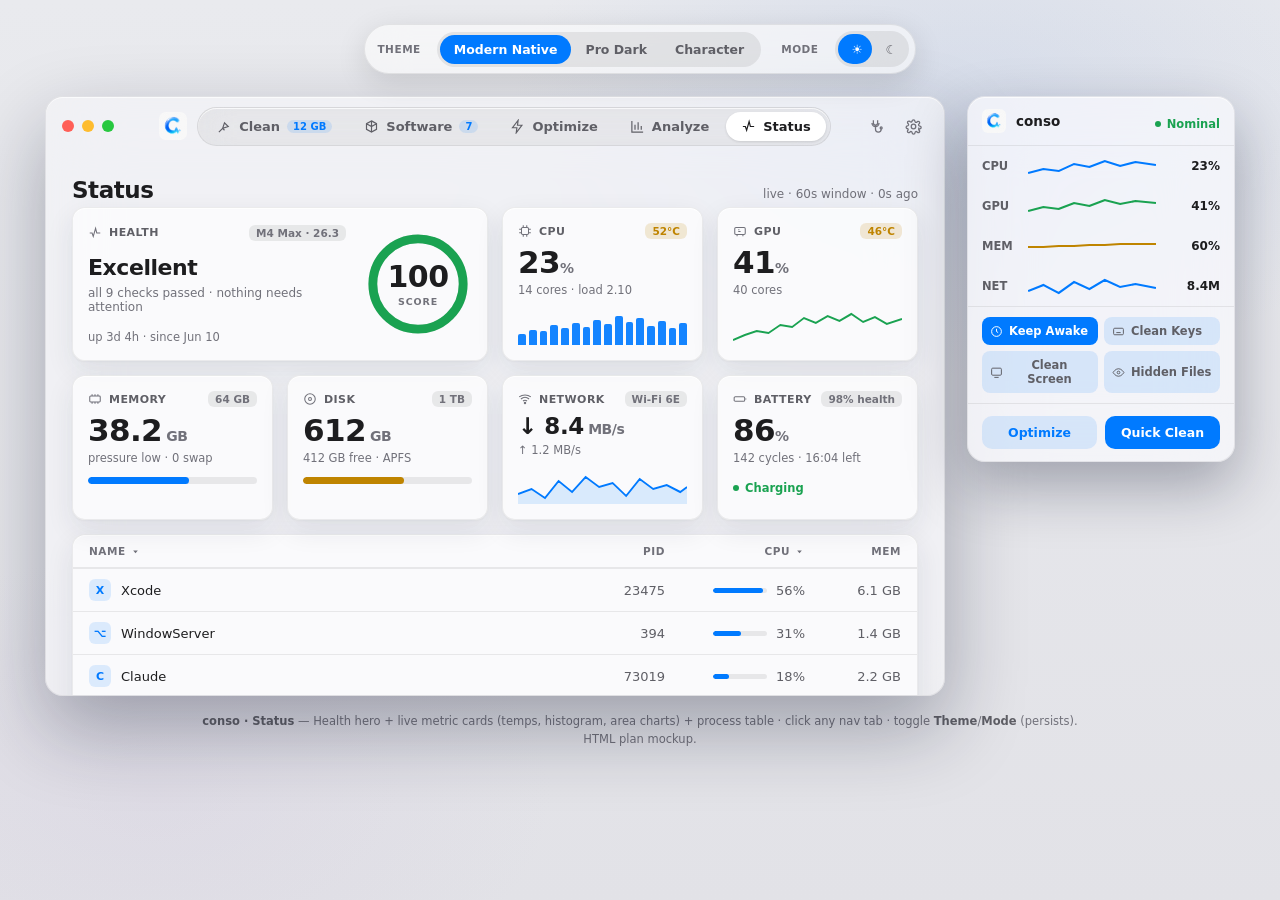
<file: docs/mockups/main-window.html>
<!doctype html>
<html lang="en" data-theme="native" data-appearance="light">
<head>
<meta charset="utf-8" />
<meta name="viewport" content="width=device-width, initial-scale=1" />
<title>conso — Status & Menu-bar HUD (mockup)</title>
<script>(function(){var t=localStorage.getItem('conso-theme')||'native',a=localStorage.getItem('conso-appearance')||'light';document.documentElement.setAttribute('data-theme',t);document.documentElement.setAttribute('data-appearance',t==='pro'?'dark':a);})();</script>
<link rel="stylesheet" href="conso.css" />
<style>
  /* ---- Status-specific components ---- */
  .grid4{ display:grid; grid-template-columns:repeat(4,1fr); gap:var(--gap); }
  .chead{ display:flex; align-items:center; gap:8px; }
  .cbadge{ margin-left:auto; font-size:10.5px; font-weight:600; font-family:var(--font-num); padding:2px 7px; border-radius:6px; background:var(--accent-soft); color:var(--accent); }
  .cbadge.mut{ color:var(--text-3); background:var(--hair); }
  .cbadge.warm{ color:var(--warn); background:color-mix(in srgb,var(--warn) 16%,transparent); }

  /* health hero */
  .health{ grid-column:span 2; display:flex; align-items:center; gap:18px; }
  .health .hleft{ flex:1; min-width:0; }
  .health .grade{ font-size:22px; font-weight:600; letter-spacing:-.02em; margin-top:14px; }
  .health .checks{ font-size:12px; color:var(--text-3); margin-top:6px; }
  .health .hfoot{ font-size:11.5px; color:var(--text-3); margin-top:16px; font-family:var(--font-num); }
  .hgauge{ position:relative; width:108px; height:108px; flex:none; }
  .hgauge svg{ width:108px; height:108px; display:block; }
  .hgnum{ position:absolute; inset:0; display:flex; flex-direction:column; align-items:center; justify-content:center; font-family:var(--font-num); font-size:30px; font-weight:600; letter-spacing:-.02em; line-height:1; }
  .hgnum small{ font-size:9.5px; color:var(--text-3); font-weight:600; text-transform:uppercase; letter-spacing:.09em; margin-top:5px; }

  /* bar histogram */
  .bars{ display:flex; align-items:flex-end; gap:3px; height:36px; margin-top:12px; }
  .bars i{ flex:1; background:var(--accent); border-radius:2px 2px 0 0; min-height:3px; opacity:.92; }

  /* process table */
  .ptable{ margin-top:var(--gap); border-radius:var(--radius); overflow:hidden; background:var(--card); border:1px solid var(--card-border); box-shadow:var(--card-shadow), inset 0 1px 0 var(--edge-hi); }
  .pthead,.ptrow{ display:grid; grid-template-columns:1fr 84px 128px 84px; gap:12px; align-items:center; padding:10px 16px; }
  .pthead{ border-bottom:1px solid var(--hair); font-size:10.5px; font-weight:700; letter-spacing:.05em; text-transform:uppercase; color:var(--text-3); }
  .pthead .r{ text-align:right; }
  .pthead .s{ display:inline-flex; align-items:center; gap:4px; cursor:pointer; }
  .ptrow{ border-top:1px solid var(--hair); font-size:13px; }
  .ptrow:first-of-type{ border-top:0; }
  .ptrow:hover{ background:var(--hair); }
  .ptrow .pn{ display:flex; align-items:center; gap:10px; font-weight:500; min-width:0; }
  .ptrow .pn span{ overflow:hidden; text-overflow:ellipsis; white-space:nowrap; }
  .pico2{ width:22px; height:22px; border-radius:6px; flex:none; background:var(--accent-soft); display:grid; place-items:center; font-size:11px; color:var(--accent); font-weight:700; }
  [data-theme="pro"] .pico2{ background:#161616; color:var(--text-2); }
  .ptrow .num{ font-family:var(--font-num); color:var(--text-2); text-align:right; }
  .cpucell{ display:flex; align-items:center; gap:9px; justify-content:flex-end; }
  .cpubar{ width:54px; height:5px; border-radius:3px; background:var(--hair); overflow:hidden; flex:none; }
  .cpubar>i{ display:block; height:100%; background:var(--accent); border-radius:3px; }
  /* menu-bar quick actions */
  .hquick{ display:grid; grid-template-columns:1fr 1fr; gap:6px; padding:10px 14px; border-top:1px solid var(--hair); }
  .qa{ display:flex; align-items:center; gap:6px; font:inherit; font-size:11.5px; font-weight:600; color:var(--text-2); background:var(--accent-soft); border:0; border-radius:8px; padding:7px 8px; cursor:pointer; }
  .qa svg{ width:13px; height:13px; flex:none; }
  .qa.on{ background:var(--accent); color:#fff; } [data-theme="pro"] .qa.on{ color:#000; }
  @media (max-width:760px){ .grid4{ grid-template-columns:repeat(2,1fr);} .health{ grid-column:span 2;} }
</style>
</head>
<body>

  <div class="switcher">
    <span class="lbl">Theme</span>
    <div class="seg" id="seg">
      <button data-t="native">Modern Native</button>
      <button data-t="pro">Pro Dark</button>
      <button data-t="character">Character</button>
    </div>
    <span class="lbl" style="margin-left:4px">Mode</span>
    <div class="seg" id="app">
      <button data-a="light" class="appbtn" title="Light">☀</button>
      <button data-a="dark" class="appbtn" title="Dark">☾</button>
    </div>
  </div>

  <div class="stage">
    <!-- ================= MAIN WINDOW ================= -->
    <div class="window">
      <div class="topbar">
        <div class="tb-left"><div class="lights"><i class="r"></i><i class="y"></i><i class="g"></i></div></div>
        <div class="navwrap">
          <span class="logo"></span>
          <nav class="pillnav">
            <a class="item" href="clean.html"><svg viewBox="0 0 24 24" fill="none" stroke="currentColor" stroke-width="1.9"><path d="M3 21l6-6m0 0l3-9 6 6-9 3zm0 0l3 3"/></svg><span class="t">Clean</span><span class="badge">12 GB</span></a>
            <a class="item" href="software.html"><svg viewBox="0 0 24 24" fill="none" stroke="currentColor" stroke-width="1.9"><path d="M12 3l8 4.5v9L12 21l-8-4.5v-9L12 3zm0 0v18M4 7.5l8 4.5 8-4.5"/></svg><span class="t">Software</span><span class="badge">7</span></a>
            <a class="item" href="optimize.html"><svg viewBox="0 0 24 24" fill="none" stroke="currentColor" stroke-width="1.9"><path d="M13 2L4 14h7l-1 8 9-12h-7l1-8z"/></svg><span class="t">Optimize</span></a>
            <a class="item" href="analyze.html"><svg viewBox="0 0 24 24" fill="none" stroke="currentColor" stroke-width="1.9"><path d="M3 3v18h18M8 17V9m5 8V5m5 12v-6"/></svg><span class="t">Analyze</span></a>
            <a class="item active" href="main-window.html"><svg viewBox="0 0 24 24" fill="none" stroke="currentColor" stroke-width="1.9"><path d="M3 12h4l2 6 4-14 2 8h6"/></svg><span class="t">Status</span></a>
          </nav>
        </div>
        <div class="tb-right">
          <button class="iconbtn" title="Run Doctor"><svg viewBox="0 0 24 24" fill="none" stroke="currentColor" stroke-width="1.8"><path d="M9 3v4a3 3 0 006 0V3M7 7a5 5 0 0010 0M12 12v4a4 4 0 008 0v-1"/><circle cx="20" cy="14" r="1.4"/></svg></button>
          <button class="iconbtn" title="Settings"><svg viewBox="0 0 24 24" fill="none" stroke="currentColor" stroke-width="1.8"><circle cx="12" cy="12" r="3.2"/><path d="M19.4 15a1.7 1.7 0 00.3 1.9 2 2 0 11-2.7 2.7 1.7 1.7 0 00-2.9 1.2 2 2 0 11-4 0 1.7 1.7 0 00-2.9-1.2 2 2 0 11-2.7-2.7A1.7 1.7 0 003.6 15a2 2 0 110-4 1.7 1.7 0 001-2.9 2 2 0 112.7-2.7A1.7 1.7 0 0010 4.6a2 2 0 014 0 1.7 1.7 0 002.9 1.2 2 2 0 112.7 2.7 1.7 1.7 0 001.2 2.9 2 2 0 010 4 1.7 1.7 0 00-1.1 1z"/></svg></button>
        </div>
      </div>

      <main class="content">
        <div class="phead"><h1>Status</h1><span class="sub">live · 60s window · 0s ago</span></div>

        <div class="grid4">
          <!-- HEALTH hero -->
          <div class="card health">
            <div class="hleft">
              <div class="chead"><span class="clabel"><svg viewBox="0 0 24 24" fill="none" stroke="currentColor" stroke-width="1.8"><path d="M3 12h4l2 6 4-14 2 8h6"/></svg>Health</span><span class="cbadge mut">M4 Max · 26.3</span></div>
              <div class="grade">Excellent</div>
              <div class="checks">all 9 checks passed · nothing needs attention</div>
              <div class="hfoot">up 3d 4h · since Jun 10</div>
            </div>
            <div class="hgauge">
              <svg viewBox="0 0 110 110">
                <circle cx="55" cy="55" r="46" fill="none" stroke="var(--hair)" stroke-width="9"/>
                <circle cx="55" cy="55" r="46" fill="none" stroke="var(--good)" stroke-width="9" stroke-linecap="round" stroke-dasharray="289 289" stroke-dashoffset="0" transform="rotate(-90 55 55)"/>
              </svg>
              <div class="hgnum">100<small>score</small></div>
            </div>
          </div>

          <!-- CPU -->
          <div class="card">
            <div class="chead"><span class="clabel"><svg viewBox="0 0 24 24" fill="none" stroke="currentColor" stroke-width="1.8"><rect x="6" y="6" width="12" height="12" rx="2"/><path d="M9 2v4M15 2v4M9 18v4M15 18v4M2 9h4M2 15h4M18 9h4M18 15h4"/></svg>CPU</span><span class="cbadge warm">52°C</span></div>
            <div class="metric">23<small>%</small></div><div class="csub">14 cores · load 2.10</div>
            <div class="bars">
              <i style="height:30%"></i><i style="height:42%"></i><i style="height:38%"></i><i style="height:55%"></i><i style="height:48%"></i><i style="height:62%"></i><i style="height:50%"></i><i style="height:70%"></i><i style="height:58%"></i><i style="height:80%"></i><i style="height:64%"></i><i style="height:74%"></i><i style="height:52%"></i><i style="height:66%"></i><i style="height:46%"></i><i style="height:60%"></i>
            </div>
          </div>

          <!-- GPU -->
          <div class="card">
            <div class="chead"><span class="clabel"><svg viewBox="0 0 24 24" fill="none" stroke="currentColor" stroke-width="1.8"><rect x="3" y="6" width="18" height="12" rx="2"/><path d="M7 18v3M17 18v3M9 10h2M9 13h4"/></svg>GPU</span><span class="cbadge warm">46°C</span></div>
            <div class="metric">41<small>%</small></div><div class="csub">40 cores</div>
            <svg class="spark" viewBox="0 0 200 36" preserveAspectRatio="none"><polyline fill="none" stroke="var(--good)" stroke-width="2" points="0,32 14,27 28,23 42,25 56,17 70,19 84,10 98,15 112,8 126,13 140,6 154,14 168,9 182,16 200,11"/></svg>
          </div>

          <!-- Memory -->
          <div class="card">
            <div class="chead"><span class="clabel"><svg viewBox="0 0 24 24" fill="none" stroke="currentColor" stroke-width="1.8"><rect x="3" y="7" width="18" height="10" rx="1.5"/><path d="M7 7V4M12 7V4M17 7V4M7 17v3M12 17v3M17 17v3"/></svg>Memory</span><span class="cbadge mut">64 GB</span></div>
            <div class="metric">38.2<small> GB</small></div><div class="csub">pressure low · 0 swap</div>
            <div class="bar"><i style="width:60%"></i></div>
          </div>

          <!-- Disk -->
          <div class="card">
            <div class="chead"><span class="clabel"><svg viewBox="0 0 24 24" fill="none" stroke="currentColor" stroke-width="1.8"><circle cx="12" cy="12" r="9"/><circle cx="12" cy="12" r="2.5"/></svg>Disk</span><span class="cbadge mut">1 TB</span></div>
            <div class="metric">612<small> GB</small></div><div class="csub">412 GB free · APFS</div>
            <div class="bar"><i style="width:60%;background:var(--warn)"></i></div>
          </div>

          <!-- Network -->
          <div class="card">
            <div class="chead"><span class="clabel"><svg viewBox="0 0 24 24" fill="none" stroke="currentColor" stroke-width="1.8"><path d="M2 8.5a16 16 0 0120 0M5 12a11 11 0 0114 0M8.5 15.5a6 6 0 017 0"/><circle cx="12" cy="19" r="1.2"/></svg>Network</span><span class="cbadge mut">Wi-Fi 6E</span></div>
            <div class="metric" style="font-size:23px">↓ 8.4<small> MB/s</small></div><div class="csub">↑ 1.2 MB/s</div>
            <svg class="spark" viewBox="0 0 200 36" preserveAspectRatio="none">
              <polygon fill="var(--accent)" opacity=".13" points="0,26 16,21 32,30 48,13 64,24 80,9 96,19 112,15 128,28 144,11 160,21 176,17 192,24 200,19 200,36 0,36"/>
              <polyline fill="none" stroke="var(--accent)" stroke-width="2" points="0,26 16,21 32,30 48,13 64,24 80,9 96,19 112,15 128,28 144,11 160,21 176,17 192,24 200,19"/>
            </svg>
          </div>

          <!-- Battery -->
          <div class="card">
            <div class="chead"><span class="clabel"><svg viewBox="0 0 24 24" fill="none" stroke="currentColor" stroke-width="1.8"><rect x="2" y="8" width="18" height="8" rx="2"/><path d="M22 11v2"/></svg>Battery</span><span class="cbadge mut">98% health</span></div>
            <div class="metric">86<small>%</small></div><div class="csub">142 cycles · 16:04 left</div>
            <div style="margin-top:11px"><span class="pill good"><span class="pdot"></span>Charging</span></div>
          </div>
        </div>

        <!-- PROCESS TABLE -->
        <div class="ptable">
          <div class="pthead"><span class="s">Name <svg viewBox="0 0 24 24" width="11" height="11" fill="currentColor"><path d="M12 16l-5-6h10z"/></svg></span><span class="r">PID</span><span class="r s" style="justify-content:flex-end">CPU <svg viewBox="0 0 24 24" width="11" height="11" fill="currentColor"><path d="M12 16l-5-6h10z"/></svg></span><span class="r">MEM</span></div>
          <div class="ptrow"><span class="pn"><span class="pico2">X</span><span>Xcode</span></span><span class="num">23475</span><span class="cpucell"><span class="cpubar"><i style="width:93%"></i></span><span class="num">56%</span></span><span class="num">6.1 GB</span></div>
          <div class="ptrow"><span class="pn"><span class="pico2">⌥</span><span>WindowServer</span></span><span class="num">394</span><span class="cpucell"><span class="cpubar"><i style="width:52%"></i></span><span class="num">31%</span></span><span class="num">1.4 GB</span></div>
          <div class="ptrow"><span class="pn"><span class="pico2">C</span><span>Claude</span></span><span class="num">73019</span><span class="cpucell"><span class="cpubar"><i style="width:30%"></i></span><span class="num">18%</span></span><span class="num">2.2 GB</span></div>
          <div class="ptrow"><span class="pn"><span class="pico2">S</span><span>Safari</span></span><span class="num">1502</span><span class="cpucell"><span class="cpubar"><i style="width:20%"></i></span><span class="num">12%</span></span><span class="num">3.0 GB</span></div>
          <div class="ptrow"><span class="pn"><span class="pico2">N</span><span>node</span></span><span class="num">44120</span><span class="cpucell"><span class="cpubar"><i style="width:14%"></i></span><span class="num">8.4%</span></span><span class="num">980 MB</span></div>
          <div class="ptrow"><span class="pn"><span class="pico2">♫</span><span>Music</span></span><span class="num">9864</span><span class="cpucell"><span class="cpubar"><i style="width:6%"></i></span><span class="num">3.6%</span></span><span class="num">583 MB</span></div>
          <div class="ptrow"><span class="pn"><span class="pico2">P</span><span>Photos</span></span><span class="num">5521</span><span class="cpucell"><span class="cpubar"><i style="width:4%"></i></span><span class="num">2.1%</span></span><span class="num">410 MB</span></div>
        </div>
      </main>
    </div>

    <!-- ================= MENU-BAR HUD ================= -->
    <div class="hud">
      <div class="htop"><span class="logo"></span><b>conso</b><span class="state"><span class="pill good"><span class="pdot"></span>Nominal</span></span></div>
      <div class="hrow"><span class="k">CPU</span><svg viewBox="0 0 100 22" preserveAspectRatio="none"><polyline fill="none" stroke="var(--accent)" stroke-width="2" points="0,18 12,14 24,16 36,9 48,12 60,6 72,11 84,7 100,10"/></svg><span class="v">23%</span></div>
      <div class="hrow"><span class="k">GPU</span><svg viewBox="0 0 100 22" preserveAspectRatio="none"><polyline fill="none" stroke="var(--good)" stroke-width="2" points="0,16 12,12 24,14 36,8 48,11 60,5 72,9 84,6 100,8"/></svg><span class="v">41%</span></div>
      <div class="hrow"><span class="k">MEM</span><svg viewBox="0 0 100 22" preserveAspectRatio="none"><polyline fill="none" stroke="var(--warn)" stroke-width="2" points="0,12 12,12 24,11 36,11 48,10 60,10 72,9 84,9 100,9"/></svg><span class="v">60%</span></div>
      <div class="hrow"><span class="k">NET</span><svg viewBox="0 0 100 22" preserveAspectRatio="none"><polyline fill="none" stroke="var(--accent)" stroke-width="2" points="0,16 12,10 24,18 36,7 48,14 60,5 72,12 84,9 100,13"/></svg><span class="v">8.4M</span></div>
      <div class="mascot-wrap">
        <svg class="mascot" viewBox="0 0 48 40">
          <ellipse cx="24" cy="36" rx="13" ry="2.5" fill="rgba(0,0,0,.08)"/>
          <circle cx="24" cy="18" r="13" fill="var(--accent)"/>
          <circle cx="19" cy="16" r="2.4" fill="#fff"/><circle cx="29" cy="16" r="2.4" fill="#fff"/>
          <circle cx="19.6" cy="16.4" r="1.1" fill="#2a2230"/><circle cx="29.6" cy="16.4" r="1.1" fill="#2a2230"/>
          <path d="M20 22q4 3 8 0" stroke="#2a2230" stroke-width="1.6" fill="none" stroke-linecap="round"/>
          <circle cx="14.5" cy="20" r="2" fill="#fff" opacity=".5"/>
          <rect class="leg" x="18" y="29" width="3.4" height="6" rx="1.7" fill="var(--accent)"/>
          <rect class="leg" x="26.6" y="29" width="3.4" height="6" rx="1.7" fill="var(--accent)" style="animation-delay:.25s"/>
        </svg>
        <span class="mtext">All clear, let's go!<small>last clean 2h ago · 12 GB reclaimed</small></span>
      </div>
      <div class="hquick">
        <button class="qa on"><svg viewBox="0 0 24 24" fill="none" stroke="currentColor" stroke-width="1.8"><circle cx="12" cy="12" r="9"/><path d="M12 7v5l3 2"/></svg>Keep Awake</button>
        <button class="qa"><svg viewBox="0 0 24 24" fill="none" stroke="currentColor" stroke-width="1.8"><rect x="3" y="6" width="18" height="12" rx="2"/><path d="M7 10h.01M11 10h.01M15 10h.01M8 14h8"/></svg>Clean Keys</button>
        <button class="qa"><svg viewBox="0 0 24 24" fill="none" stroke="currentColor" stroke-width="1.8"><rect x="3" y="4" width="18" height="13" rx="2"/><path d="M8 21h8"/></svg>Clean Screen</button>
        <button class="qa"><svg viewBox="0 0 24 24" fill="none" stroke="currentColor" stroke-width="1.8"><path d="M2 12s4-7 10-7 10 7 10 7-4 7-10 7S2 12 2 12z"/><circle cx="12" cy="12" r="2.5"/></svg>Hidden Files</button>
      </div>
      <div class="hactions"><button>Optimize</button><button class="solid">Quick Clean</button></div>
    </div>
  </div>

  <p class="legend">
    <b>conso · Status</b> — Health hero + live metric cards (temps, histogram, area charts) + process table · click any nav tab · toggle <b>Theme</b>/<b>Mode</b> (persists). HTML plan mockup.
  </p>

  <script src="conso.js"></script>
</body>
</html>
</file>
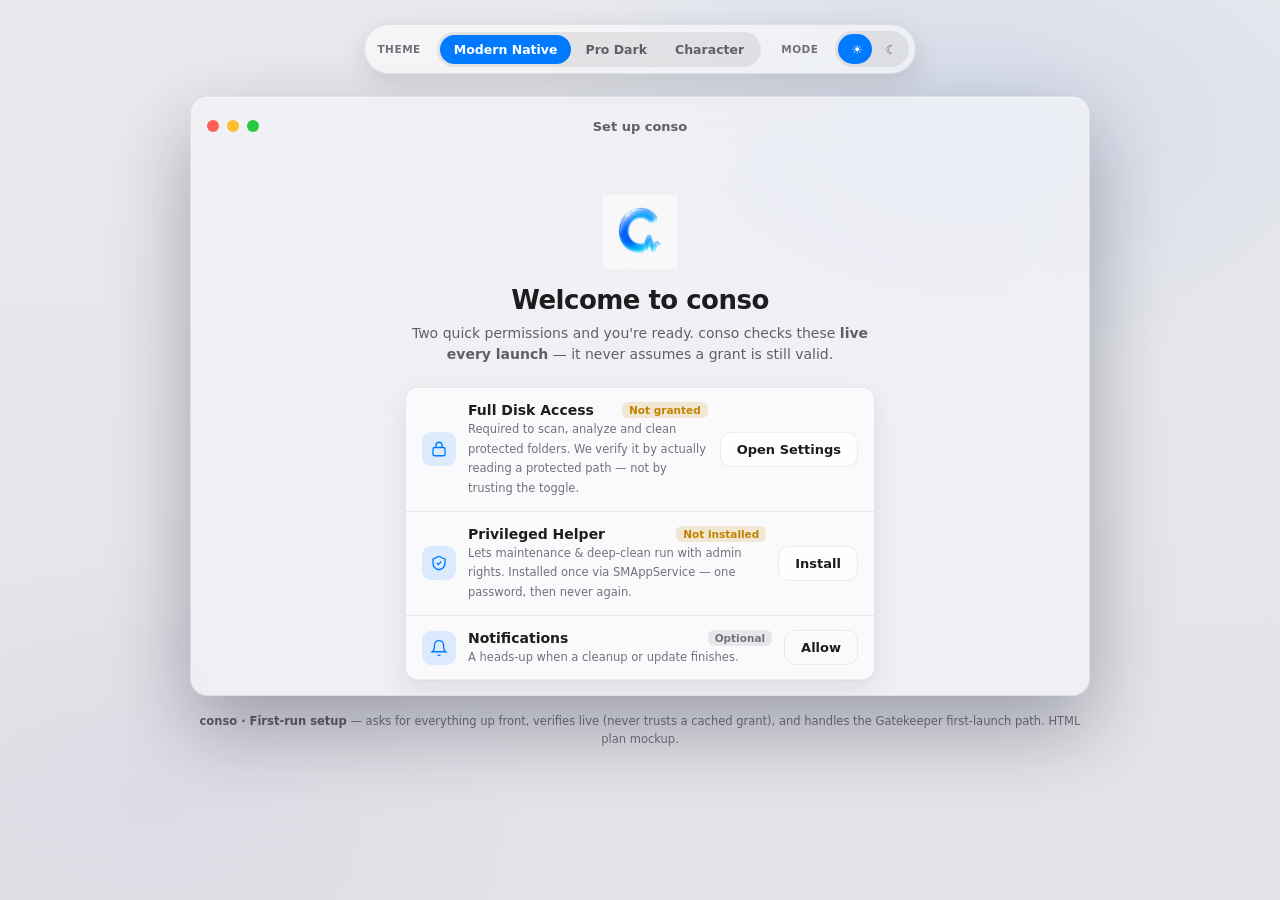
<file: docs/mockups/onboarding.html>
<!doctype html>
<html lang="en" data-theme="native" data-appearance="light">
<head>
<meta charset="utf-8" />
<meta name="viewport" content="width=device-width, initial-scale=1" />
<title>conso — First-run setup (mockup)</title>
<script>(function(){var t=localStorage.getItem('conso-theme')||'native',a=localStorage.getItem('conso-appearance')||'light';document.documentElement.setAttribute('data-theme',t);document.documentElement.setAttribute('data-appearance',t==='pro'?'dark':a);})();</script>
<link rel="stylesheet" href="conso.css" />
<style>
  .ob{ max-width:470px; margin:18px auto 0; text-align:center; }
  .ob .biglogo{ width:74px; height:74px; margin:0 auto 16px; background:var(--logo) center/contain no-repeat; }
  .ob h2{ font-size:26px; font-weight:600; letter-spacing:-.02em; }
  .ob .sub{ color:var(--text-2); font-size:14px; margin-top:8px; line-height:1.5; }

  .permcard{ margin-top:22px; text-align:left; background:var(--card); border:1px solid var(--card-border); border-radius:var(--radius); box-shadow:var(--card-shadow), inset 0 1px 0 var(--edge-hi); overflow:hidden; }
  .permrow{ display:flex; align-items:center; gap:12px; padding:14px 16px; border-top:1px solid var(--hair); }
  .permrow:first-child{ border-top:0; }
  .permrow .pi{ width:34px; height:34px; border-radius:9px; background:var(--accent-soft); display:grid; place-items:center; color:var(--accent); flex:none; }
  [data-theme="pro"] .permrow .pi{ background:#161616; color:var(--text-2); }
  .permrow .pi svg{ width:18px; height:18px; }
  .permrow .pm{ flex:1; min-width:0; }
  .permrow .pm .nm{ font-size:14px; font-weight:600; display:flex; align-items:center; gap:8px; flex-wrap:wrap; }
  .permrow .pm .ds{ font-size:11.5px; color:var(--text-3); margin-top:3px; line-height:1.45; }
  .permrow .pa{ flex:none; }

  .stepper{ display:flex; gap:7px; justify-content:center; margin-top:22px; }
  .stepper i{ width:7px; height:7px; border-radius:50%; background:var(--hair); display:block; }
  .stepper i.on{ background:var(--accent); width:20px; border-radius:4px; }

  .obcta{ margin-top:20px; display:flex; flex-direction:column; align-items:center; gap:10px; }
  .verify{ font-size:11.5px; color:var(--text-3); display:flex; align-items:center; gap:6px; justify-content:center; max-width:380px; }
  .verify svg{ width:13px; height:13px; flex:none; }

  .obnote{ margin-top:18px; text-align:left; font-size:11.5px; color:var(--text-2); line-height:1.55; display:flex; gap:9px; align-items:flex-start; background:var(--accent-soft); padding:11px 13px; border-radius:11px; }
  .obnote svg{ width:15px; height:15px; flex:none; margin-top:1px; color:var(--accent); }
  .obnote b{ color:var(--text); font-weight:600; }
  .obreassure{ margin-top:14px; font-size:11.5px; color:var(--text-3); }
</style>
</head>
<body>

  <div class="switcher">
    <span class="lbl">Theme</span>
    <div class="seg" id="seg">
      <button data-t="native">Modern Native</button>
      <button data-t="pro">Pro Dark</button>
      <button data-t="character">Character</button>
    </div>
    <span class="lbl" style="margin-left:4px">Mode</span>
    <div class="seg" id="app">
      <button data-a="light" class="appbtn" title="Light">☀</button>
      <button data-a="dark" class="appbtn" title="Dark">☾</button>
    </div>
  </div>

  <div class="stage">
    <div class="window">
      <div class="topbar">
        <div class="tb-left"><div class="lights"><i class="r"></i><i class="y"></i><i class="g"></i></div></div>
        <div style="font-size:13px;font-weight:600;color:var(--text-2)">Set up conso</div>
        <div class="tb-right"></div>
      </div>

      <main class="content">
        <div class="ob">
          <div class="biglogo"></div>
          <h2>Welcome to conso</h2>
          <p class="sub">Two quick permissions and you're ready. conso checks these <b>live every launch</b> — it never assumes a grant is still valid.</p>

          <div class="permcard">
            <div class="permrow">
              <span class="pi"><svg viewBox="0 0 24 24" fill="none" stroke="currentColor" stroke-width="1.8"><rect x="4" y="10" width="16" height="11" rx="2"/><path d="M8 10V7a4 4 0 018 0v3"/></svg></span>
              <span class="pm">
                <span class="nm">Full Disk Access <span class="cbadge warm">Not granted</span></span>
                <span class="ds">Required to scan, analyze and clean protected folders. We verify it by actually reading a protected path — not by trusting the toggle.</span>
              </span>
              <span class="pa"><button class="btn">Open Settings</button></span>
            </div>
            <div class="permrow">
              <span class="pi"><svg viewBox="0 0 24 24" fill="none" stroke="currentColor" stroke-width="1.8"><path d="M12 3l8 4v5c0 5-3.5 8-8 9-4.5-1-8-4-8-9V7l8-4z"/><path d="M9 12l2 2 4-4"/></svg></span>
              <span class="pm">
                <span class="nm">Privileged Helper <span class="cbadge warm">Not installed</span></span>
                <span class="ds">Lets maintenance &amp; deep-clean run with admin rights. Installed once via SMAppService — one password, then never again.</span>
              </span>
              <span class="pa"><button class="btn">Install</button></span>
            </div>
            <div class="permrow">
              <span class="pi"><svg viewBox="0 0 24 24" fill="none" stroke="currentColor" stroke-width="1.8"><path d="M18 8a6 6 0 10-12 0c0 7-3 9-3 9h18s-3-2-3-9"/><path d="M13.7 21a2 2 0 01-3.4 0"/></svg></span>
              <span class="pm">
                <span class="nm">Notifications <span class="cbadge mut">Optional</span></span>
                <span class="ds">A heads-up when a cleanup or update finishes.</span>
              </span>
              <span class="pa"><button class="btn ghost">Allow</button></span>
            </div>
          </div>

          <div class="stepper"><i class="on"></i><i></i><i></i></div>

          <div class="obcta">
            <button class="btn primary lg">Enable All &amp; Continue</button>
            <span class="verify"><svg viewBox="0 0 24 24" fill="none" stroke="currentColor" stroke-width="1.8"><path d="M20 6L9 17l-5-5"/></svg>conso re-checks on every launch and points you to the exact fix if anything's missing.</span>
          </div>

          <div class="obnote">
            <svg viewBox="0 0 24 24" fill="none" stroke="currentColor" stroke-width="1.8"><circle cx="12" cy="12" r="9"/><path d="M12 8h.01M11 12h1v4h1"/></svg>
            <span><b>If macOS blocks the first launch</b> ("unidentified developer"), open <b>System&nbsp;Settings → Privacy &amp; Security → Open Anyway</b>. The old right-click&nbsp;→&nbsp;Open shortcut was removed in macOS&nbsp;15.</span>
          </div>

          <div class="obreassure">conso processes everything locally. Nothing leaves your Mac.</div>
        </div>
      </main>
    </div>
  </div>

  <p class="legend">
    <b>conso · First-run setup</b> — asks for everything up front, verifies live (never trusts a cached grant), and handles the Gatekeeper first-launch path. HTML plan mockup.
  </p>

  <script src="conso.js"></script>
</body>
</html>
</file>
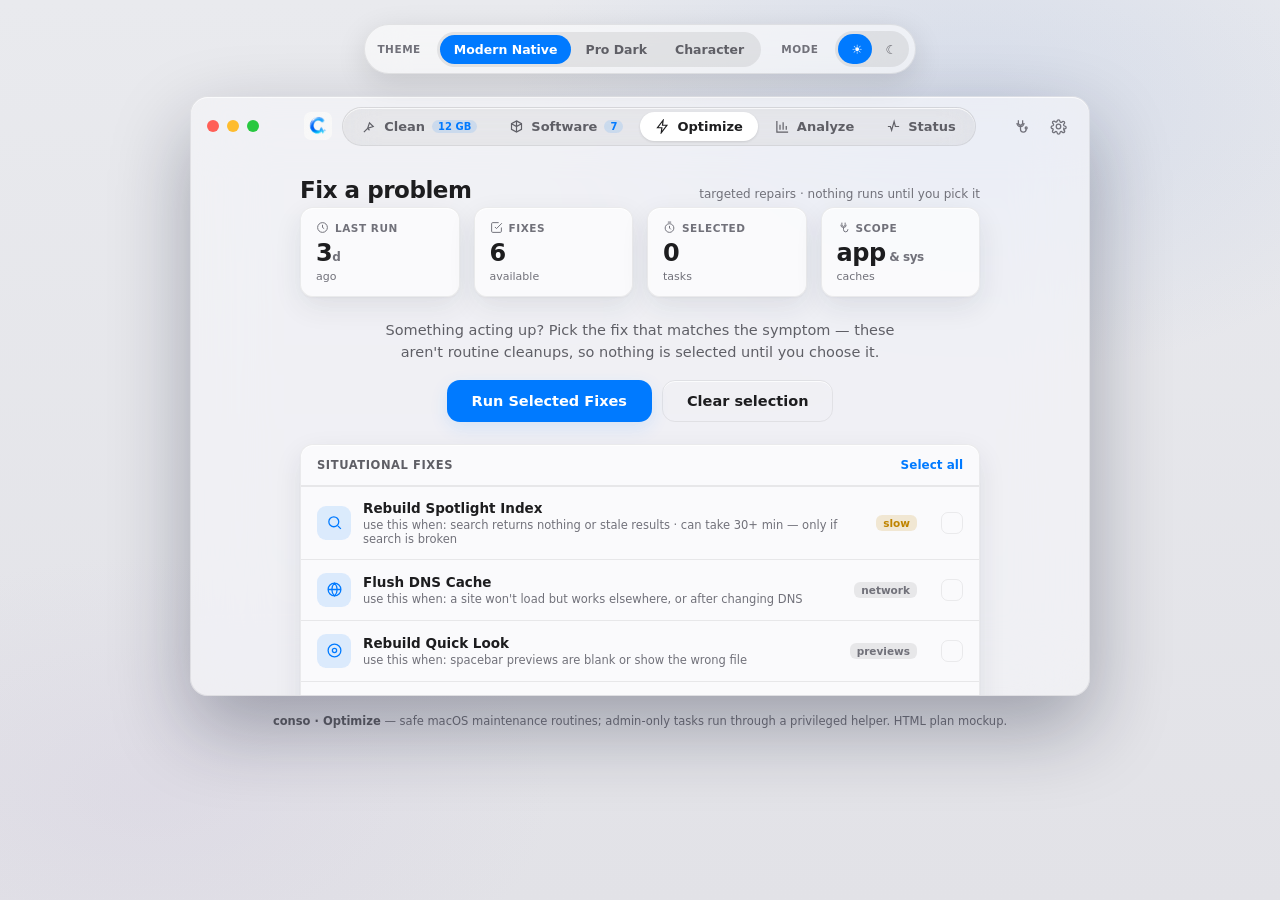
<file: docs/mockups/optimize.html>
<!doctype html>
<html lang="en" data-theme="native" data-appearance="light">
<head>
<meta charset="utf-8" />
<meta name="viewport" content="width=device-width, initial-scale=1" />
<title>conso — Optimize (mockup)</title>
<script>(function(){var t=localStorage.getItem('conso-theme')||'native',a=localStorage.getItem('conso-appearance')||'light';document.documentElement.setAttribute('data-theme',t);document.documentElement.setAttribute('data-appearance',t==='pro'?'dark':a);})();</script>
<link rel="stylesheet" href="conso.css" />
<style>
  /* ---- Optimize-specific layout ---- */
  .optimize{ max-width:680px; margin:0 auto; }

  /* summary tiles sit tighter on this page */
  .optimize .statrow{ margin-bottom:0; }

  /* hero line + CTA */
  .hero{ text-align:center; max-width:520px; margin:22px auto 2px; }
  .hero .lead{ color:var(--text-2); font-size:14.5px; line-height:1.55; margin:0 auto 16px; }
  .cta-row{ display:flex; gap:10px; justify-content:center; }

  /* glass task panel (matches .catpanel family) */
  .catpanel{ margin-top:22px; background:var(--card); border:1px solid var(--card-border); border-radius:var(--radius); box-shadow:var(--card-shadow), inset 0 1px 0 var(--edge-hi); overflow:hidden; }
  .catpanel .ph{ display:flex; align-items:center; padding:13px 16px; border-bottom:1px solid var(--hair); }
  .catpanel .ph .t{ font-size:11.5px; font-weight:600; color:var(--text-2); text-transform:uppercase; letter-spacing:.05em; }
  .catpanel .ph .sel{ margin-left:auto; font-size:12px; color:var(--accent); font-weight:600; cursor:pointer; }

  .task-row{ display:grid; grid-template-columns:auto 1fr auto auto auto; gap:12px; align-items:center; padding:13px 16px; border-top:1px solid var(--hair); }
  .task-row:first-of-type{ border-top:0; }
  .task-row .tico{ width:34px; height:34px; border-radius:9px; background:var(--accent-soft); color:var(--accent); display:grid; place-items:center; flex:none; }
  [data-theme="pro"] .task-row .tico{ background:#161616; color:var(--text-2); }
  .task-row .tico svg{ width:17px; height:17px; }
  .task-row .nm{ font-size:13.5px; font-weight:600; min-width:0; }
  .task-row .nm small{ display:block; color:var(--text-3); font-weight:400; font-size:11.5px; margin-top:2px; }
  .task-row .cbadge{ margin-left:0; white-space:nowrap; }

  /* checkbox toggle (mirrors clean.html) */
  .check{ width:22px; height:22px; border-radius:7px; border:1.5px solid transparent; display:grid; place-items:center; background:var(--accent); color:#fff; }
  [data-theme="pro"] .check{ color:#000; }
  .check.off{ background:transparent; border-color:var(--card-border); color:transparent; }
  .check svg{ width:13px; height:13px; }

  /* panel footer */
  .catpanel .pf{ display:flex; align-items:center; gap:8px; padding:13px 16px; border-top:1px solid var(--hair); color:var(--text-3); font-size:12px; }
  .catpanel .pf .tot{ color:var(--text-2); font-weight:600; }
  .catpanel .pf .safe{ margin-left:auto; display:flex; align-items:center; gap:6px; }
  .catpanel .pf .safe svg{ width:14px; height:14px; }

  @media (max-width:760px){
    .task-row{ grid-template-columns:auto 1fr auto; }
    .task-row .cbadge{ display:none; }
  }
</style>
</head>
<body>

  <div class="switcher">
    <span class="lbl">Theme</span>
    <div class="seg" id="seg">
      <button data-t="native">Modern Native</button>
      <button data-t="pro">Pro Dark</button>
      <button data-t="character">Character</button>
    </div>
    <span class="lbl" style="margin-left:4px">Mode</span>
    <div class="seg" id="app">
      <button data-a="light" class="appbtn" title="Light">☀</button>
      <button data-a="dark" class="appbtn" title="Dark">☾</button>
    </div>
  </div>

  <div class="stage">
    <div class="window">
      <div class="topbar">
        <div class="tb-left"><div class="lights"><i class="r"></i><i class="y"></i><i class="g"></i></div></div>
        <div class="navwrap">
          <span class="logo"></span>
          <nav class="pillnav">
            <a class="item" href="clean.html"><svg viewBox="0 0 24 24" fill="none" stroke="currentColor" stroke-width="1.9"><path d="M3 21l6-6m0 0l3-9 6 6-9 3zm0 0l3 3"/></svg><span class="t">Clean</span><span class="badge">12 GB</span></a>
            <a class="item" href="software.html"><svg viewBox="0 0 24 24" fill="none" stroke="currentColor" stroke-width="1.9"><path d="M12 3l8 4.5v9L12 21l-8-4.5v-9L12 3zm0 0v18M4 7.5l8 4.5 8-4.5"/></svg><span class="t">Software</span><span class="badge">7</span></a>
            <a class="item active" href="optimize.html"><svg viewBox="0 0 24 24" fill="none" stroke="currentColor" stroke-width="1.9"><path d="M13 2L4 14h7l-1 8 9-12h-7l1-8z"/></svg><span class="t">Optimize</span></a>
            <a class="item" href="analyze.html"><svg viewBox="0 0 24 24" fill="none" stroke="currentColor" stroke-width="1.9"><path d="M3 3v18h18M8 17V9m5 8V5m5 12v-6"/></svg><span class="t">Analyze</span></a>
            <a class="item" href="main-window.html"><svg viewBox="0 0 24 24" fill="none" stroke="currentColor" stroke-width="1.9"><path d="M3 12h4l2 6 4-14 2 8h6"/></svg><span class="t">Status</span></a>
          </nav>
        </div>
        <div class="tb-right">
          <button class="iconbtn" title="Run Doctor"><svg viewBox="0 0 24 24" fill="none" stroke="currentColor" stroke-width="1.8"><path d="M9 3v4a3 3 0 006 0V3M7 7a5 5 0 0010 0M12 12v4a4 4 0 008 0v-1"/><circle cx="20" cy="14" r="1.4"/></svg></button>
          <button class="iconbtn" title="Settings"><svg viewBox="0 0 24 24" fill="none" stroke="currentColor" stroke-width="1.8"><circle cx="12" cy="12" r="3.2"/><path d="M19.4 15a1.7 1.7 0 00.3 1.9 2 2 0 11-2.7 2.7 1.7 1.7 0 00-2.9 1.2 2 2 0 11-4 0 1.7 1.7 0 00-2.9-1.2 2 2 0 11-2.7-2.7A1.7 1.7 0 003.6 15a2 2 0 110-4 1.7 1.7 0 001-2.9 2 2 0 112.7-2.7A1.7 1.7 0 0010 4.6a2 2 0 014 0 1.7 1.7 0 002.9 1.2 2 2 0 112.7 2.7 1.7 1.7 0 001.2 2.9 2 2 0 010 4 1.7 1.7 0 00-1.1 1z"/></svg></button>
        </div>
      </div>

      <main class="content">
        <div class="optimize">
          <div class="phead"><h1>Fix a problem</h1><span class="sub">targeted repairs · nothing runs until you pick it</span></div>

          <!-- SUMMARY TILES -->
          <div class="statrow">
            <div class="stat">
              <div class="k"><svg viewBox="0 0 24 24" fill="none" stroke="currentColor" stroke-width="1.8"><circle cx="12" cy="12" r="9"/><path d="M12 7v5l3 2"/></svg>Last run</div>
              <div class="v">3<small>d</small></div>
              <div class="d">ago</div>
            </div>
            <div class="stat">
              <div class="k"><svg viewBox="0 0 24 24" fill="none" stroke="currentColor" stroke-width="1.8"><path d="M9 11l3 3L22 4"/><path d="M21 12v7a2 2 0 01-2 2H5a2 2 0 01-2-2V5a2 2 0 012-2h11"/></svg>Fixes</div>
              <div class="v">6</div>
              <div class="d">available</div>
            </div>
            <div class="stat">
              <div class="k"><svg viewBox="0 0 24 24" fill="none" stroke="currentColor" stroke-width="1.8"><circle cx="12" cy="13" r="8"/><path d="M12 9v4l2.5 2.5M9 2h6"/></svg>Selected</div>
              <div class="v">0</div>
              <div class="d">tasks</div>
            </div>
            <div class="stat">
              <div class="k"><svg viewBox="0 0 24 24" fill="none" stroke="currentColor" stroke-width="1.8"><path d="M9 3v4a3 3 0 006 0V3M7 7a5 5 0 0010 0M12 12v4a4 4 0 008 0v-1"/></svg>Scope</div>
              <div class="v">app<small> &amp; sys</small></div>
              <div class="d">caches</div>
            </div>
          </div>

          <!-- HERO + CTA -->
          <div class="hero">
            <p class="lead">Something acting up? Pick the fix that matches the symptom — these aren't routine cleanups, so nothing is selected until you choose it.</p>
            <div class="cta-row">
              <button class="btn primary lg">Run Selected Fixes</button>
              <button class="btn lg ghost">Clear selection</button>
            </div>
          </div>

          <!-- TASK LIST -->
          <div class="catpanel">
            <div class="ph"><span class="t">Situational fixes</span><span class="sel">Select all</span></div>

            <div class="task-row">
              <span class="tico"><svg viewBox="0 0 24 24" fill="none" stroke="currentColor" stroke-width="1.8"><circle cx="11" cy="11" r="7"/><path d="M21 21l-4.3-4.3"/></svg></span>
              <span class="nm">Rebuild Spotlight Index<small>use this when: search returns nothing or stale results · can take 30+ min — only if search is broken</small></span>
              <span class="cbadge warm">slow</span>
              <span></span>
              <span class="check off"><svg viewBox="0 0 24 24" fill="none" stroke="currentColor" stroke-width="3"><path d="M5 13l4 4L19 7"/></svg></span>
            </div>

            <div class="task-row">
              <span class="tico"><svg viewBox="0 0 24 24" fill="none" stroke="currentColor" stroke-width="1.8"><circle cx="12" cy="12" r="9"/><path d="M3 12h18M12 3c2.5 2.5 3.8 5.7 3.8 9S14.5 18.5 12 21c-2.5-2.5-3.8-5.7-3.8-9S9.5 5.5 12 3z"/></svg></span>
              <span class="nm">Flush DNS Cache<small>use this when: a site won't load but works elsewhere, or after changing DNS</small></span>
              <span class="cbadge mut">network</span>
              <span></span>
              <span class="check off"><svg viewBox="0 0 24 24" fill="none" stroke="currentColor" stroke-width="3"><path d="M5 13l4 4L19 7"/></svg></span>
            </div>

            <div class="task-row">
              <span class="tico"><svg viewBox="0 0 24 24" fill="none" stroke="currentColor" stroke-width="1.8"><circle cx="12" cy="12" r="9"/><circle cx="12" cy="12" r="3"/></svg></span>
              <span class="nm">Rebuild Quick Look<small>use this when: spacebar previews are blank or show the wrong file</small></span>
              <span class="cbadge mut">previews</span>
              <span></span>
              <span class="check off"><svg viewBox="0 0 24 24" fill="none" stroke="currentColor" stroke-width="3"><path d="M5 13l4 4L19 7"/></svg></span>
            </div>

            <div class="task-row">
              <span class="tico"><svg viewBox="0 0 24 24" fill="none" stroke="currentColor" stroke-width="1.8"><path d="M5 20V6a2 2 0 012-2h7l5 5v11a2 2 0 01-2 2H7a2 2 0 01-2-2z"/><path d="M9 9h4m-4 4h6m-6 4h6"/></svg></span>
              <span class="nm">Clear Font Caches<small>use this when: fonts render garbled or boxes appear · needs a reboot to take effect</small></span>
              <span class="cbadge warm">reboot</span>
              <span></span>
              <span class="check off"><svg viewBox="0 0 24 24" fill="none" stroke="currentColor" stroke-width="3"><path d="M5 13l4 4L19 7"/></svg></span>
            </div>

            <div class="task-row">
              <span class="tico"><svg viewBox="0 0 24 24" fill="none" stroke="currentColor" stroke-width="1.8"><path d="M21 12a9 9 0 11-3-6.7M21 4v4h-4"/></svg></span>
              <span class="nm">Reset Launch Services<small>use this when: the 'Open With' menu has duplicates or the wrong default app</small></span>
              <span class="cbadge mut">file menus</span>
              <span></span>
              <span class="check off"><svg viewBox="0 0 24 24" fill="none" stroke="currentColor" stroke-width="3"><path d="M5 13l4 4L19 7"/></svg></span>
            </div>

            <div class="task-row">
              <span class="tico"><svg viewBox="0 0 24 24" fill="none" stroke="currentColor" stroke-width="1.8"><circle cx="12" cy="12" r="3.2"/><path d="M19.4 15a1.7 1.7 0 00.3 1.9 2 2 0 11-2.7 2.7 1.7 1.7 0 00-2.9 1.2 2 2 0 11-4 0 1.7 1.7 0 00-2.9-1.2 2 2 0 11-2.7-2.7A1.7 1.7 0 003.6 15a2 2 0 110-4 1.7 1.7 0 001-2.9 2 2 0 112.7-2.7A1.7 1.7 0 0010 4.6a2 2 0 014 0 1.7 1.7 0 002.9 1.2 2 2 0 112.7 2.7 1.7 1.7 0 001.2 2.9 2 2 0 010 4 1.7 1.7 0 00-1.1 1z"/></svg></span>
              <span class="nm">Reset an App's Preferences<small>use this when: one app is misbehaving or won't launch · runs defaults delete &lt;bundle-id&gt;</small></span>
              <span class="cbadge warm">per app</span>
              <span></span>
              <span class="check off"><svg viewBox="0 0 24 24" fill="none" stroke="currentColor" stroke-width="3"><path d="M5 13l4 4L19 7"/></svg></span>
            </div>

            <div class="pf"><span class="tot">0 selected — pick a fix above</span><span class="safe"><svg viewBox="0 0 24 24" fill="none" stroke="currentColor" stroke-width="1.8"><path d="M12 3l7 3v5c0 4.5-3 8-7 10-4-2-7-5.5-7-10V6l7-3z"/></svg>Admin password requested only if needed</span></div>
          </div>
        </div>
      </main>
    </div>
  </div>

  <p class="legend">
    <b>conso · Optimize</b> — safe macOS maintenance routines; admin-only tasks run through a privileged helper. HTML plan mockup.
  </p>

  <script src="conso.js"></script>
</body>
</html>
</file>
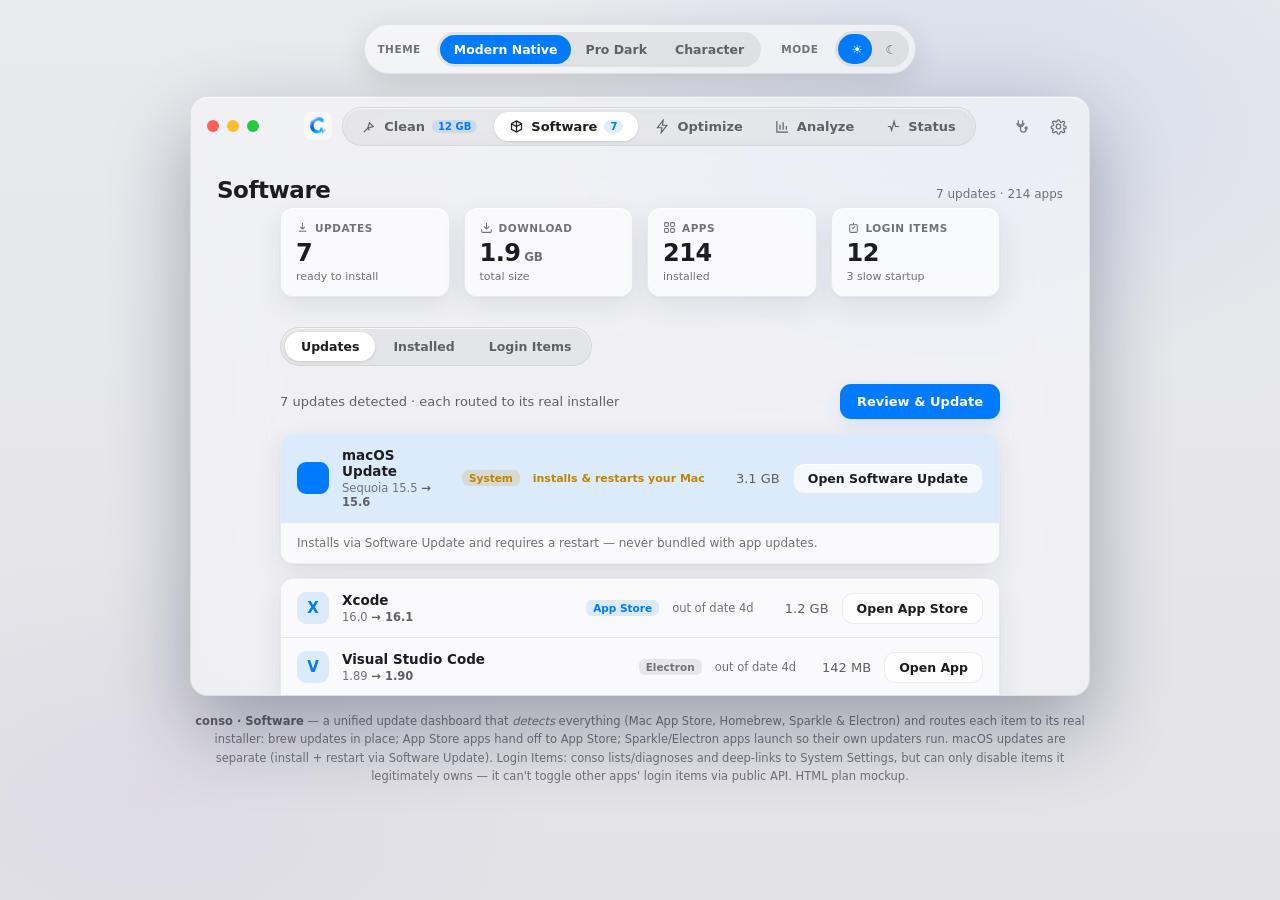
<file: docs/mockups/software.html>
<!doctype html>
<html lang="en" data-theme="native" data-appearance="light">
<head>
<meta charset="utf-8" />
<meta name="viewport" content="width=device-width, initial-scale=1" />
<title>conso — Software (mockup)</title>
<script>(function(){var t=localStorage.getItem('conso-theme')||'native',a=localStorage.getItem('conso-appearance')||'light';document.documentElement.setAttribute('data-theme',t);document.documentElement.setAttribute('data-appearance',t==='pro'?'dark':a);})();</script>
<link rel="stylesheet" href="conso.css" />
<style>
  /* ---- Software-specific components ---- */
  .software{ max-width:720px; margin:0 auto; }

  /* local segmented control */
  .subseg{ display:inline-flex; gap:2px; padding:4px; border-radius:999px; background:var(--nav-bg); border:1px solid var(--card-border); box-shadow:inset 0 1px 0 var(--edge-hi); margin:16px 0 18px; }
  .subseg button{ border:0; background:transparent; cursor:pointer; font:inherit; font-size:12.5px; font-weight:600; color:var(--text-2); padding:7px 16px; border-radius:999px; transition:all .16s ease; }
  .subseg button:hover{ color:var(--text); }
  .subseg button.active{ background:var(--nav-active); color:var(--nav-active-text); box-shadow:var(--nav-shadow); }

  /* action row */
  .actrow{ display:flex; align-items:center; gap:12px; margin-bottom:14px; }
  .actrow .lead{ font-size:13px; color:var(--text-2); font-weight:500; }
  .actrow .right{ margin-left:auto; }

  /* updates panel (glass, like clean.html .catpanel) */
  .uppanel{ background:var(--card); border:1px solid var(--card-border); border-radius:var(--radius); box-shadow:var(--card-shadow), inset 0 1px 0 var(--edge-hi); overflow:hidden; }
  .up-row{ display:grid; grid-template-columns:32px 1fr auto auto auto auto; gap:13px; align-items:center; padding:13px 16px; border-top:1px solid var(--hair); transition:background .14s ease; }
  .up-row:first-of-type{ border-top:0; }
  .up-row:hover{ background:var(--hair); }

  /* 32px app-icon chip */
  .up-row .ico{ width:32px; height:32px; border-radius:9px; background:var(--accent-soft); display:grid; place-items:center; font-size:15px; font-weight:700; color:var(--accent); flex:none; }
  [data-theme="pro"] .up-row .ico{ background:#161616; color:var(--text-2); }

  /* name + version diff */
  .up-row .nm{ font-size:13.5px; font-weight:600; min-width:0; }
  .up-row .nm small{ display:block; color:var(--text-3); font-weight:400; font-size:11.5px; margin-top:2px; font-family:var(--font-num); }
  .up-row .nm small b{ color:var(--text-2); font-weight:600; }

  /* out-of-date note + size */
  .up-row .age{ font-size:11.5px; color:var(--text-3); white-space:nowrap; }
  .up-row .sz{ font-family:var(--font-num); font-size:13px; color:var(--text-2); min-width:62px; text-align:right; }
  .up-row .btn{ padding:7px 14px; font-size:12.5px; }

  /* distinct macOS system-update row (not an app) */
  .up-row.sysrow{ background:var(--accent-soft); }
  .up-row.sysrow:hover{ background:var(--accent-soft); }
  .up-row.sysrow .ico{ background:var(--accent); color:#fff; }
  [data-theme="pro"] .up-row.sysrow .ico{ background:var(--accent); color:#fff; }
  .up-row .warnflag{ font-size:11px; color:var(--warn); white-space:nowrap; font-weight:600; }

  /* panel footer */
  .uppanel .pf{ display:flex; align-items:center; gap:8px; padding:13px 16px; border-top:1px solid var(--hair); color:var(--text-3); font-size:12px; }

  @media (max-width:760px){
    .up-row{ grid-template-columns:32px 1fr auto auto; }
    .up-row .age{ display:none; }
  }
</style>
</head>
<body>

  <div class="switcher">
    <span class="lbl">Theme</span>
    <div class="seg" id="seg">
      <button data-t="native">Modern Native</button>
      <button data-t="pro">Pro Dark</button>
      <button data-t="character">Character</button>
    </div>
    <span class="lbl" style="margin-left:4px">Mode</span>
    <div class="seg" id="app">
      <button data-a="light" class="appbtn" title="Light">☀</button>
      <button data-a="dark" class="appbtn" title="Dark">☾</button>
    </div>
  </div>

  <div class="stage">
    <div class="window">
      <div class="topbar">
        <div class="tb-left"><div class="lights"><i class="r"></i><i class="y"></i><i class="g"></i></div></div>
        <div class="navwrap">
          <span class="logo"></span>
          <nav class="pillnav">
            <a class="item" href="clean.html"><svg viewBox="0 0 24 24" fill="none" stroke="currentColor" stroke-width="1.9"><path d="M3 21l6-6m0 0l3-9 6 6-9 3zm0 0l3 3"/></svg><span class="t">Clean</span><span class="badge">12 GB</span></a>
            <a class="item active" href="software.html"><svg viewBox="0 0 24 24" fill="none" stroke="currentColor" stroke-width="1.9"><path d="M12 3l8 4.5v9L12 21l-8-4.5v-9L12 3zm0 0v18M4 7.5l8 4.5 8-4.5"/></svg><span class="t">Software</span><span class="badge">7</span></a>
            <a class="item" href="optimize.html"><svg viewBox="0 0 24 24" fill="none" stroke="currentColor" stroke-width="1.9"><path d="M13 2L4 14h7l-1 8 9-12h-7l1-8z"/></svg><span class="t">Optimize</span></a>
            <a class="item" href="analyze.html"><svg viewBox="0 0 24 24" fill="none" stroke="currentColor" stroke-width="1.9"><path d="M3 3v18h18M8 17V9m5 8V5m5 12v-6"/></svg><span class="t">Analyze</span></a>
            <a class="item" href="main-window.html"><svg viewBox="0 0 24 24" fill="none" stroke="currentColor" stroke-width="1.9"><path d="M3 12h4l2 6 4-14 2 8h6"/></svg><span class="t">Status</span></a>
          </nav>
        </div>
        <div class="tb-right">
          <button class="iconbtn" title="Run Doctor"><svg viewBox="0 0 24 24" fill="none" stroke="currentColor" stroke-width="1.8"><path d="M9 3v4a3 3 0 006 0V3M7 7a5 5 0 0010 0M12 12v4a4 4 0 008 0v-1"/><circle cx="20" cy="14" r="1.4"/></svg></button>
          <button class="iconbtn" title="Settings"><svg viewBox="0 0 24 24" fill="none" stroke="currentColor" stroke-width="1.8"><circle cx="12" cy="12" r="3.2"/><path d="M19.4 15a1.7 1.7 0 00.3 1.9 2 2 0 11-2.7 2.7 1.7 1.7 0 00-2.9 1.2 2 2 0 11-4 0 1.7 1.7 0 00-2.9-1.2 2 2 0 11-2.7-2.7A1.7 1.7 0 003.6 15a2 2 0 110-4 1.7 1.7 0 001-2.9 2 2 0 112.7-2.7A1.7 1.7 0 0010 4.6a2 2 0 014 0 1.7 1.7 0 002.9 1.2 2 2 0 112.7 2.7 1.7 1.7 0 001.2 2.9 2 2 0 010 4 1.7 1.7 0 00-1.1 1z"/></svg></button>
        </div>
      </div>

      <main class="content">
        <div class="phead"><h1>Software</h1><span class="sub">7 updates · 214 apps</span></div>

        <div class="software">

          <!-- summary stat strip -->
          <div class="statrow">
            <div class="stat">
              <div class="k"><svg viewBox="0 0 24 24" fill="none" stroke="currentColor" stroke-width="1.9"><path d="M12 3v12m0 0l-4-4m4 4l4-4M5 19h14"/></svg>Updates</div>
              <div class="v">7</div>
              <div class="d">ready to install</div>
            </div>
            <div class="stat">
              <div class="k"><svg viewBox="0 0 24 24" fill="none" stroke="currentColor" stroke-width="1.9"><path d="M21 15v4a2 2 0 01-2 2H5a2 2 0 01-2-2v-4M7 10l5 5 5-5M12 15V3"/></svg>Download</div>
              <div class="v">1.9<small> GB</small></div>
              <div class="d">total size</div>
            </div>
            <div class="stat">
              <div class="k"><svg viewBox="0 0 24 24" fill="none" stroke="currentColor" stroke-width="1.9"><rect x="3" y="3" width="7" height="7" rx="1.5"/><rect x="14" y="3" width="7" height="7" rx="1.5"/><rect x="3" y="14" width="7" height="7" rx="1.5"/><rect x="14" y="14" width="7" height="7" rx="1.5"/></svg>Apps</div>
              <div class="v">214</div>
              <div class="d">installed</div>
            </div>
            <div class="stat">
              <div class="k"><svg viewBox="0 0 24 24" fill="none" stroke="currentColor" stroke-width="1.9"><path d="M12 7V3M5 7h14M5 7v12a2 2 0 002 2h10a2 2 0 002-2V7M9 12l2 2 4-4"/></svg>Login items</div>
              <div class="v">12</div>
              <div class="d">3 slow startup</div>
            </div>
          </div>

          <!-- local segmented control -->
          <div class="subseg">
            <button class="active">Updates</button>
            <button>Installed</button>
            <button>Login Items</button>
          </div>

          <!-- action row -->
          <div class="actrow">
            <span class="lead">7 updates detected · each routed to its real installer</span>
            <span class="right"><button class="btn primary">Review &amp; Update</button></span>
          </div>

          <!-- macOS system update — separate from app updates -->
          <div class="uppanel" style="margin-bottom:14px">
            <div class="up-row sysrow">
              <span class="ico"></span>
              <span class="nm">macOS Update<small>Sequoia 15.5 <b>→ 15.6</b></small></span>
              <span class="cbadge warm">System</span>
              <span class="warnflag">installs &amp; restarts your Mac</span>
              <span class="sz">3.1 GB</span>
              <button class="btn">Open Software Update</button>
            </div>
            <div class="pf">Installs via Software Update and requires a restart — never bundled with app updates.</div>
          </div>

          <!-- updates list -->
          <div class="uppanel">
            <div class="up-row">
              <span class="ico">X</span>
              <span class="nm">Xcode<small>16.0 <b>→ 16.1</b></small></span>
              <span class="cbadge">App Store</span>
              <span class="age">out of date 4d</span>
              <span class="sz">1.2 GB</span>
              <button class="btn">Open App Store</button>
            </div>
            <div class="up-row">
              <span class="ico">V</span>
              <span class="nm">Visual Studio Code<small>1.89 <b>→ 1.90</b></small></span>
              <span class="cbadge mut">Electron</span>
              <span class="age">out of date 4d</span>
              <span class="sz">142 MB</span>
              <button class="btn">Open App</button>
            </div>
            <div class="up-row">
              <span class="ico">R</span>
              <span class="nm">Raycast<small>1.70 <b>→ 1.71</b></small></span>
              <span class="cbadge mut">Sparkle</span>
              <span class="age">out of date 4d</span>
              <span class="sz">28 MB</span>
              <button class="btn">Open App</button>
            </div>
            <div class="up-row">
              <span class="ico">F</span>
              <span class="nm">Figma<small>124 <b>→ 125</b></small></span>
              <span class="cbadge mut">Sparkle</span>
              <span class="age">out of date 4d</span>
              <span class="sz">96 MB</span>
              <button class="btn">Open App</button>
            </div>
            <div class="up-row">
              <span class="ico">f</span>
              <span class="nm">ffmpeg<small>6.1 <b>→ 7.0</b></small></span>
              <span class="cbadge mut">Homebrew</span>
              <span class="age">out of date 4d</span>
              <span class="sz">18 MB</span>
              <button class="btn">Update</button>
            </div>
            <div class="up-row">
              <span class="ico">S</span>
              <span class="nm">Slack<small>4.37 <b>→ 4.38</b></small></span>
              <span class="cbadge mut">Electron</span>
              <span class="age">out of date 4d</span>
              <span class="sz">180 MB</span>
              <button class="btn">Open App</button>
            </div>
            <div class="up-row">
              <span class="ico">N</span>
              <span class="nm">Notion<small>3.9 <b>→ 4.0</b></small></span>
              <span class="cbadge mut">Electron</span>
              <span class="age">out of date 4d</span>
              <span class="sz">110 MB</span>
              <button class="btn">Open App</button>
            </div>

            <div class="pf">Checked 5 min ago · detects across Mac App Store · Homebrew · Sparkle · Electron — conso surfaces each update and hands it to the app's own installer (macOS doesn't allow silent third-party installs).</div>
          </div>
        </div>
      </main>
    </div>
  </div>

  <p class="legend">
    <b>conso · Software</b> — a unified update dashboard that <i>detects</i> everything (Mac App Store, Homebrew, Sparkle &amp; Electron) and routes each item to its real installer: brew updates in place; App Store apps hand off to App Store; Sparkle/Electron apps launch so their own updaters run. macOS updates are separate (install + restart via Software Update). Login Items: conso lists/diagnoses and deep-links to System Settings, but can only disable items it legitimately owns — it can't toggle other apps' login items via public API. HTML plan mockup.
  </p>

  <script src="conso.js"></script>
</body>
</html>
</file>
<file: docs/mockups/conso.css>
/* ============================================================
   conso — shared visual language  ·  HTML PLAN artifacts (not SwiftUI)
   Navigation: TOP-CENTERED floating glass pill nav (not a sidebar).
   Axes:  data-theme = native | pro | character
          data-appearance = light | dark   (pro is dark-only)
   ============================================================ */

[data-theme="native"]{ --font:-apple-system,"SF Pro Text",system-ui,sans-serif; --font-num:"SF Pro Display",var(--font); --radius:13px; --radius-lg:18px; --gap:14px; --blur:34px; --logo:url("../assets/mark-native.png"); }
[data-theme="character"]{ --font:"SF Pro Rounded",-apple-system,system-ui,sans-serif; --font-num:"SF Pro Rounded",var(--font); --radius:19px; --radius-lg:24px; --gap:15px; --blur:30px; --logo:url("../assets/mark-character.png"); }
[data-theme="pro"]{ --font:"Geist","Geist Sans",Inter,-apple-system,system-ui,sans-serif; --font-num:"Geist Mono",ui-monospace,"SF Mono",monospace; --radius:7px; --radius-lg:10px; --gap:11px; --blur:0px; --logo:url("../assets/mark-pro.png"); }

/* NATIVE · light */
[data-theme="native"][data-appearance="light"]{
  --stage:radial-gradient(60% 50% at 76% 12%,rgba(168,188,224,.30),transparent 60%),radial-gradient(52% 44% at 12% 88%,rgba(206,196,220,.26),transparent 60%),linear-gradient(180deg,#e9eaee,#e2e2e7);
  --win:rgba(244,244,247,.72); --win-edge:rgba(255,255,255,.7); --card:rgba(255,255,255,.7); --card-border:rgba(0,0,0,.065);
  --card-shadow:0 1px 2px rgba(0,0,0,.04),0 10px 28px rgba(20,30,60,.09); --edge-hi:rgba(255,255,255,.75); --edge-lo:rgba(0,0,0,.03);
  --text:#1d1d1f; --text-2:#5f5f66; --text-3:#92929a; --accent:#007aff; --accent-soft:rgba(0,122,255,.12);
  --good:#1aa251; --warn:#bf8400; --bad:#e0352b; --hair:rgba(0,0,0,.075); --hud:rgba(248,248,251,.78);
  --nav-bg:rgba(0,0,0,.05); --nav-active:#fff; --nav-active-text:#1d1d1f; --nav-shadow:0 1px 3px rgba(0,0,0,.12); }
/* NATIVE · dark */
[data-theme="native"][data-appearance="dark"]{
  --stage:radial-gradient(60% 50% at 76% 10%,rgba(46,62,98,.55),transparent 60%),radial-gradient(52% 44% at 10% 90%,rgba(58,46,74,.45),transparent 60%),linear-gradient(180deg,#0f0f12,#17171a);
  --win:rgba(34,34,37,.66); --win-edge:rgba(255,255,255,.12); --card:rgba(54,54,58,.5); --card-border:rgba(255,255,255,.09);
  --card-shadow:0 10px 30px rgba(0,0,0,.4); --edge-hi:rgba(255,255,255,.12); --edge-lo:rgba(0,0,0,.18);
  --text:#f5f5f7; --text-2:#aeaeb4; --text-3:#7c7c84; --accent:#0a84ff; --accent-soft:rgba(10,132,255,.2);
  --good:#30d158; --warn:#ffd60a; --bad:#ff453a; --hair:rgba(255,255,255,.1); --hud:rgba(38,38,42,.72);
  --nav-bg:rgba(255,255,255,.08); --nav-active:rgba(255,255,255,.2); --nav-active-text:#fff; --nav-shadow:0 1px 4px rgba(0,0,0,.35); }
/* CHARACTER · light */
[data-theme="character"][data-appearance="light"]{
  --stage:radial-gradient(60% 50% at 82% 8%,rgba(255,186,148,.34),transparent 60%),radial-gradient(54% 50% at 8% 92%,rgba(255,168,190,.28),transparent 62%),linear-gradient(180deg,#efeae5,#ece6e5);
  --win:rgba(255,253,251,.74); --win-edge:rgba(255,255,255,.8); --card:rgba(255,255,255,.74); --card-border:rgba(190,120,90,.13);
  --card-shadow:0 2px 6px rgba(220,120,80,.06),0 14px 32px rgba(220,120,80,.1); --edge-hi:rgba(255,255,255,.85); --edge-lo:rgba(150,90,60,.04);
  --text:#2a2230; --text-2:#6c6270; --text-3:#a596a0; --accent:#ff6a3d; --accent-soft:rgba(255,106,61,.13);
  --good:#16a36b; --warn:#e08600; --bad:#ec4848; --hair:rgba(120,80,60,.1); --hud:rgba(255,251,247,.85);
  --nav-bg:rgba(150,90,60,.08); --nav-active:#fff; --nav-active-text:#2a2230; --nav-shadow:0 1px 3px rgba(180,100,70,.18); }
/* CHARACTER · dark */
[data-theme="character"][data-appearance="dark"]{
  --stage:radial-gradient(60% 50% at 82% 8%,rgba(120,70,45,.5),transparent 60%),radial-gradient(54% 50% at 8% 92%,rgba(110,50,70,.42),transparent 62%),linear-gradient(180deg,#15110f,#1c1613);
  --win:rgba(40,33,30,.66); --win-edge:rgba(255,210,180,.14); --card:rgba(56,46,42,.52); --card-border:rgba(255,160,120,.12);
  --card-shadow:0 12px 30px rgba(0,0,0,.42); --edge-hi:rgba(255,200,170,.14); --edge-lo:rgba(0,0,0,.2);
  --text:#f6ece6; --text-2:#bcaaa0; --text-3:#8a7a72; --accent:#ff7a52; --accent-soft:rgba(255,122,82,.2);
  --good:#34d18a; --warn:#ffc24d; --bad:#ff5d5d; --hair:rgba(255,210,180,.1); --hud:rgba(48,40,36,.78);
  --nav-bg:rgba(255,210,180,.1); --nav-active:rgba(255,210,180,.22); --nav-active-text:#f6ece6; --nav-shadow:0 1px 4px rgba(0,0,0,.35); }
/* PRO · Vercel/Geist (dark only) */
[data-theme="pro"]{
  --stage:#000; --win:#000; --win-edge:transparent; --card:#0a0a0a; --card-border:#1f1f1f; --card-shadow:none;
  --edge-hi:transparent; --edge-lo:transparent; --text:#ededed; --text-2:#a1a1a1; --text-3:#6e6e6e;
  --accent:#fff; --accent-soft:rgba(255,255,255,.1); --good:#30a46c; --warn:#d4a017; --bad:#e5484d; --hair:#1c1c1c; --hud:#0a0a0a;
  --nav-bg:#0e0e0e; --nav-active:#fff; --nav-active-text:#000; --nav-shadow:none; }

*{box-sizing:border-box;margin:0;padding:0}
html,body{height:100%}
body{font-family:var(--font); background:var(--stage); color:var(--text); -webkit-font-smoothing:antialiased;
  display:flex; flex-direction:column; align-items:center; padding:24px 20px 60px; min-height:100%; transition:background .4s ease;}

/* mockup chrome */
.switcher{ display:flex; align-items:center; gap:10px; position:sticky; top:12px; z-index:50;
  background:rgba(255,255,255,.55); backdrop-filter:blur(20px); border:1px solid rgba(0,0,0,.08);
  border-radius:999px; padding:6px; margin-bottom:22px; box-shadow:0 8px 30px rgba(0,0,0,.12);}
[data-theme="pro"] .switcher,[data-theme="native"][data-appearance="dark"] .switcher,[data-theme="character"][data-appearance="dark"] .switcher{ background:rgba(20,20,22,.6); border-color:rgba(255,255,255,.12);}
.switcher .lbl{ font-size:10.5px; font-weight:700; letter-spacing:.05em; text-transform:uppercase; color:var(--text-3); padding:0 6px;}
.seg{ display:flex; background:rgba(128,128,128,.16); border-radius:999px; padding:3px;}
.seg button{ border:0; background:transparent; cursor:pointer; color:var(--text-2); font:inherit; font-size:12.5px; font-weight:600; padding:7px 14px; border-radius:999px; transition:all .18s ease;}
.seg button.active{ background:var(--accent); color:#fff;} [data-theme="pro"] .seg button.active{ color:#000;}
.appbtn{ width:34px; height:30px; display:grid; place-items:center;} .appbtn:disabled{ opacity:.3; cursor:not-allowed;}

.stage{ display:flex; gap:22px; align-items:flex-start; flex-wrap:wrap; justify-content:center;}

/* window */
.window{ width:900px; max-width:93vw; height:600px; display:flex; flex-direction:column; overflow:hidden;
  background:var(--win); backdrop-filter:blur(var(--blur)) saturate(180%); -webkit-backdrop-filter:blur(var(--blur)) saturate(180%);
  border:1px solid var(--card-border); border-radius:var(--radius-lg);
  box-shadow:0 32px 80px rgba(10,16,40,.32), inset 0 1px 0 var(--win-edge);}

/* TOP BAR with centered pill nav */
.topbar{ height:58px; flex:none; display:flex; align-items:center; padding:0 16px; gap:12px;}
.tb-left{ flex:1; display:flex; align-items:center; gap:12px;}
.tb-right{ flex:1; display:flex; align-items:center; justify-content:flex-end; gap:8px;}
.lights{ display:flex; gap:8px;} .lights i{ width:12px; height:12px; border-radius:50%; display:block;}
.lights .r{ background:#ff5f57} .lights .y{ background:#febc2e} .lights .g{ background:#28c840}

.navwrap{ display:flex; align-items:center; gap:10px; flex:none;}
.navwrap .logo{ width:28px; height:28px; border-radius:7px; flex:none; background:var(--logo) center/contain no-repeat;}
.pillnav{ display:flex; gap:2px; padding:4px; border-radius:999px; background:var(--nav-bg); border:1px solid var(--card-border);
  backdrop-filter:blur(calc(var(--blur) * .5)); box-shadow:inset 0 1px 0 var(--edge-hi);}
.pillnav .item{ display:flex; align-items:center; gap:7px; padding:7px 15px; border-radius:999px; font-size:13px; font-weight:600; color:var(--text-2); cursor:pointer; white-space:nowrap; transition:all .16s ease; text-decoration:none;}
.pillnav .item svg{ width:15px; height:15px;}
.pillnav .item:hover{ color:var(--text);}
.pillnav .item.active{ background:var(--nav-active); color:var(--nav-active-text); box-shadow:var(--nav-shadow);}
.pillnav .item.soon{ opacity:.5; cursor:default;} .pillnav .item.soon:hover{ color:var(--text-2);}
.pillnav .item .badge{ font-size:10px; font-weight:700; background:var(--accent-soft); color:var(--accent); border-radius:999px; padding:1px 6px;}
[data-theme="pro"] .pillnav .item.active .badge{ background:rgba(0,0,0,.12); color:#000;}

.iconbtn{ width:30px; height:30px; display:grid; place-items:center; border:0; border-radius:9px; background:transparent; cursor:pointer; color:var(--text-3); transition:all .15s ease;}
.iconbtn:hover{ background:var(--hair); color:var(--text);}
.iconbtn svg{ width:17px; height:17px;}

/* content */
.content{ flex:1; padding:22px 26px; overflow:auto;}
.phead{ display:flex; align-items:baseline; gap:12px; margin-bottom:4px;}
.phead h1{ font-size:23px; letter-spacing:-.02em; font-weight:590;}
.phead .sub{ color:var(--text-3); font-size:12px; margin-left:auto; font-family:var(--font-num);}
.machine{ color:var(--text-2); font-size:12.5px; margin-bottom:18px;}

.grid{ display:grid; grid-template-columns:repeat(3,1fr); gap:var(--gap);}
.card{ border-radius:var(--radius); padding:15px; position:relative; overflow:hidden; background:var(--card); border:1px solid var(--card-border); box-shadow:var(--card-shadow), inset 0 1px 0 var(--edge-hi);}
.clabel{ display:flex; align-items:center; gap:7px; font-size:11px; font-weight:600; color:var(--text-2); text-transform:uppercase; letter-spacing:.04em;}
.clabel svg{ width:14px; height:14px; color:var(--text-3);}
.metric{ font-family:var(--font-num); font-size:31px; font-weight:550; letter-spacing:-.02em; margin-top:8px; line-height:1;}
.metric small{ font-size:14px; color:var(--text-3); font-weight:600;}
.csub{ font-size:11.5px; color:var(--text-3); margin-top:5px; font-family:var(--font-num);}
.spark{ margin-top:11px; width:100%; height:36px; display:block;}
.bar{ height:7px; border-radius:999px; background:var(--hair); margin-top:12px; overflow:hidden;} .bar>i{ display:block; height:100%; border-radius:999px; background:var(--accent);}
.pill{ display:inline-flex; align-items:center; gap:6px; font-size:11.5px; font-weight:600;}
.pill.good{ color:var(--good);} .pdot{ width:6px; height:6px; border-radius:50%; background:currentColor;}
.span2{ grid-column:span 2;}
.proc{ margin-top:8px;}
.prow{ display:grid; grid-template-columns:1fr auto auto; gap:12px; align-items:center; padding:8px 0; border-top:1px solid var(--hair); font-size:12.5px;} .prow:first-child{ border-top:0;}
.prow .pname{ display:flex; align-items:center; gap:8px; font-weight:500;}
.prow .pico{ width:18px; height:18px; border-radius:5px; background:var(--accent-soft); display:grid; place-items:center; font-size:10px; color:var(--accent);}
[data-theme="pro"] .prow .pico{ background:#161616; color:var(--text-2);}
.prow .num{ font-family:var(--font-num); color:var(--text-2);}

/* shared buttons */
.btn{ font:inherit; font-size:13px; font-weight:600; padding:9px 16px; border-radius:11px; border:1px solid var(--card-border); background:var(--card); color:var(--text); cursor:pointer; box-shadow:inset 0 1px 0 var(--edge-hi); transition:transform .12s ease;}
.btn:hover{ transform:translateY(-1px);}
.btn.primary{ background:var(--accent); color:#fff; border-color:transparent; box-shadow:0 6px 18px var(--accent-soft);} [data-theme="pro"] .btn.primary{ color:#000;}
.btn.ghost{ background:transparent;}
.btn.lg{ font-size:14.5px; padding:12px 24px; border-radius:13px;}

/* menu-bar HUD */
.hud{ width:268px; border-radius:var(--radius-lg); overflow:hidden; background:var(--hud); backdrop-filter:blur(var(--blur)) saturate(180%); -webkit-backdrop-filter:blur(var(--blur)) saturate(180%); border:1px solid var(--card-border); box-shadow:0 24px 60px rgba(10,16,40,.32), inset 0 1px 0 var(--win-edge);}
.htop{ padding:12px 14px; border-bottom:1px solid var(--hair); display:flex; align-items:center; gap:10px;}
.htop .logo{ width:24px; height:24px; border-radius:6px; background:var(--logo) center/contain no-repeat;}
.htop b{ font-size:13.5px;} .htop .state{ margin-left:auto;}
.hrow{ display:flex; align-items:center; gap:10px; padding:9px 14px;}
.hrow .k{ font-size:11.5px; font-weight:600; color:var(--text-2); width:36px;}
.hrow .v{ font-family:var(--font-num); font-size:12px; font-weight:600; width:54px; text-align:right;}
.hrow svg{ flex:1; height:22px;}
.mascot-wrap{ display:none; align-items:center; gap:10px; padding:10px 14px; border-top:1px solid var(--hair); background:var(--accent-soft);}
[data-theme="character"] .mascot-wrap{ display:flex;}
.mascot{ width:42px; height:36px; flex:none;} .mascot .leg{ transform-origin:center; animation:run .5s steps(2) infinite;}
@keyframes run{ to{ transform:translateY(-2px);}}
.mtext{ font-size:12px; font-weight:600;} .mtext small{ display:block; color:var(--text-3); font-weight:500; font-size:11px;}
.hactions{ display:flex; gap:8px; padding:12px 14px; border-top:1px solid var(--hair);}
.hactions button{ flex:1; border:0; cursor:pointer; font:inherit; font-size:12.5px; font-weight:600; padding:9px; border-radius:10px; background:var(--accent-soft); color:var(--accent);}
.hactions button.solid{ background:var(--accent); color:#fff;} [data-theme="pro"] .hactions button.solid{ color:#000;} [data-theme="pro"] .hactions button{ border-radius:7px;}

.legend{ margin-top:16px; max-width:900px; color:var(--text-3); font-size:11.5px; text-align:center; line-height:1.6;} .legend b{ color:var(--text-2);}

/* ===== shared rich-dashboard pieces (used across all tabs) ===== */
/* dense 4-col grid */
.grid4{ display:grid; grid-template-columns:repeat(4,1fr); gap:var(--gap); }

/* card header row + corner badge */
.chead{ display:flex; align-items:center; gap:8px; }
.cbadge{ margin-left:auto; font-size:10.5px; font-weight:600; font-family:var(--font-num); padding:2px 7px; border-radius:6px; background:var(--accent-soft); color:var(--accent); }
.cbadge.mut{ color:var(--text-3); background:var(--hair); }
.cbadge.warm{ color:var(--warn); background:color-mix(in srgb,var(--warn) 16%,transparent); }
.cbadge.good{ color:var(--good); background:color-mix(in srgb,var(--good) 16%,transparent); }

/* summary stat strip — the lightweight page "hero" */
.statrow{ display:grid; grid-template-columns:repeat(4,1fr); gap:var(--gap); margin-bottom:var(--gap); }
.stat{ background:var(--card); border:1px solid var(--card-border); border-radius:var(--radius); box-shadow:var(--card-shadow), inset 0 1px 0 var(--edge-hi); padding:13px 15px; }
.stat .k{ font-size:10.5px; font-weight:600; text-transform:uppercase; letter-spacing:.05em; color:var(--text-3); display:flex; align-items:center; gap:6px; }
.stat .k svg{ width:13px; height:13px; color:var(--text-3); }
.stat .v{ font-family:var(--font-num); font-size:24px; font-weight:600; letter-spacing:-.02em; margin-top:7px; line-height:1; }
.stat .v small{ font-size:12px; color:var(--text-3); font-weight:600; }
.stat .d{ font-size:11px; color:var(--text-3); margin-top:5px; }

@media (max-width:760px){ .grid,.grid4,.statrow{ grid-template-columns:repeat(2,1fr);} .pillnav .item span.t{ display:none;} }

/* ============================================================
   ACCESSIBILITY FALLBACKS  ·  ADDITIVE ONLY
   These rules apply ONLY when the user has enabled the matching
   OS/browser accessibility setting. They never change the default look.
   ============================================================ */

/* ---- 1) Reduced transparency: make glass surfaces opaque ---- */
@media (prefers-reduced-transparency: reduce){
  /* Kill blur on every translucent surface */
  .window,.hud,.sidebar,.pillnav,.card,.stat,.switcher{
    backdrop-filter:none !important; -webkit-backdrop-filter:none !important;
  }
  /* Override the per-theme fills to opaque equivalents via the same vars */
  [data-theme="native"][data-appearance="light"]{
    --blur:0px; --win:#f4f4f7; --card:#ffffff; --hud:#f7f7f9; --nav-bg:#e8e8ec;
  }
  [data-theme="native"][data-appearance="dark"]{
    --blur:0px; --win:#232325; --card:#36363a; --hud:#2a2a2e; --nav-bg:#3a3a3e;
  }
  [data-theme="character"][data-appearance="light"]{
    --blur:0px; --win:#fffdfb; --card:#ffffff; --hud:#fffbf7; --nav-bg:#efe6e0;
  }
  [data-theme="character"][data-appearance="dark"]{
    --blur:0px; --win:#28211e; --card:#382e2a; --hud:#302824; --nav-bg:#3d342f;
  }
  /* pro is already fully opaque — nothing to do */

  /* Mockup-chrome switcher pill also needs an opaque fill */
  .switcher{ background:#f0f0f3 !important; }
  [data-theme="pro"] .switcher,
  [data-theme="native"][data-appearance="dark"] .switcher,
  [data-theme="character"][data-appearance="dark"] .switcher{ background:#1c1c1e !important; }
}

/* ---- 2) Reduced motion: remove animation + movement ---- */
@media (prefers-reduced-motion: reduce){
  .mascot .leg{ animation:none !important; }
  .btn:hover,.tile:hover{ transform:none !important; }
  .pillnav .item,.iconbtn,.btn,.tile{ transition:none !important; }
}

/* ---- 3) Contrast bump: raise the muted (--text-3) tier to ~4.5:1 ---- */
/* Only --text-3 is adjusted; --text-2 / --text are left untouched. */
[data-theme="native"][data-appearance="light"]{ --text-3:#71717a; }
[data-theme="character"][data-appearance="light"]{ --text-3:#7d6f7a; }
[data-theme="native"][data-appearance="dark"]{ --text-3:#8a8a92; }
[data-theme="character"][data-appearance="dark"]{ --text-3:#9a8a82; }
</file>
